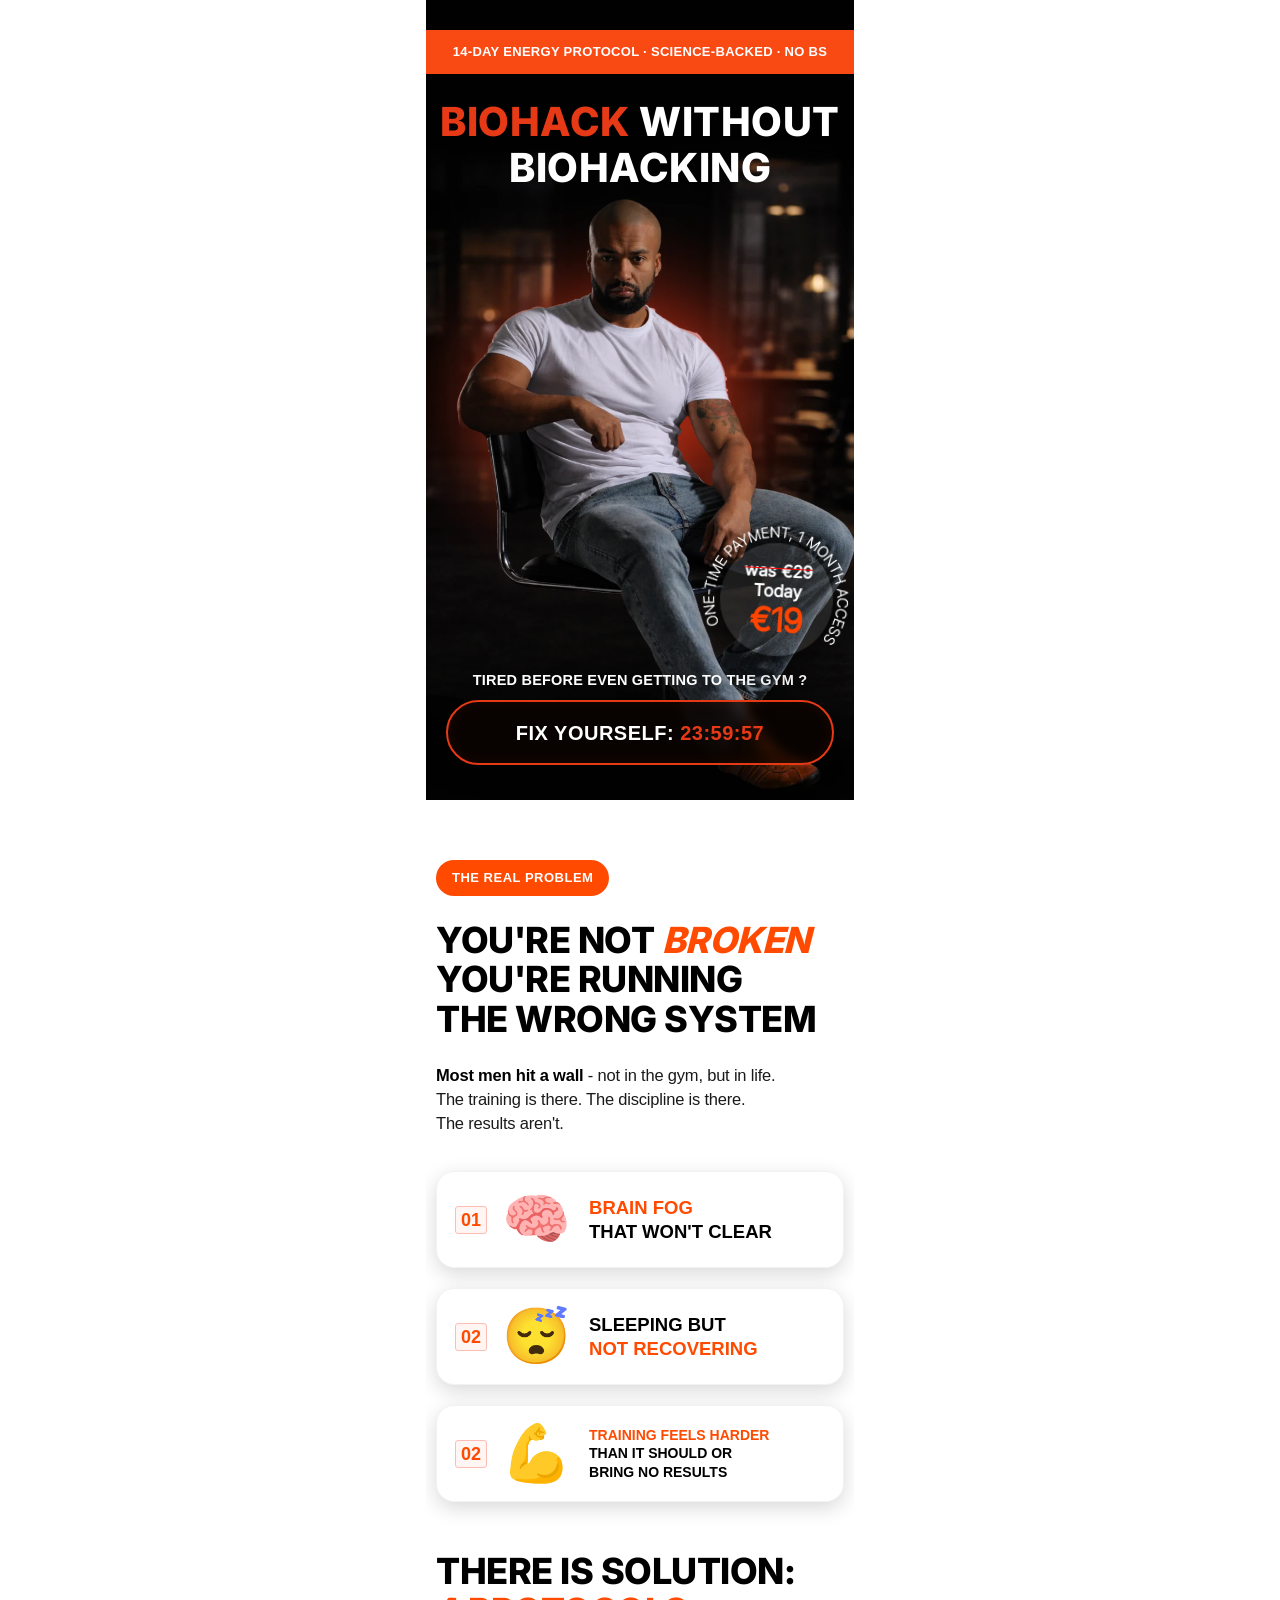
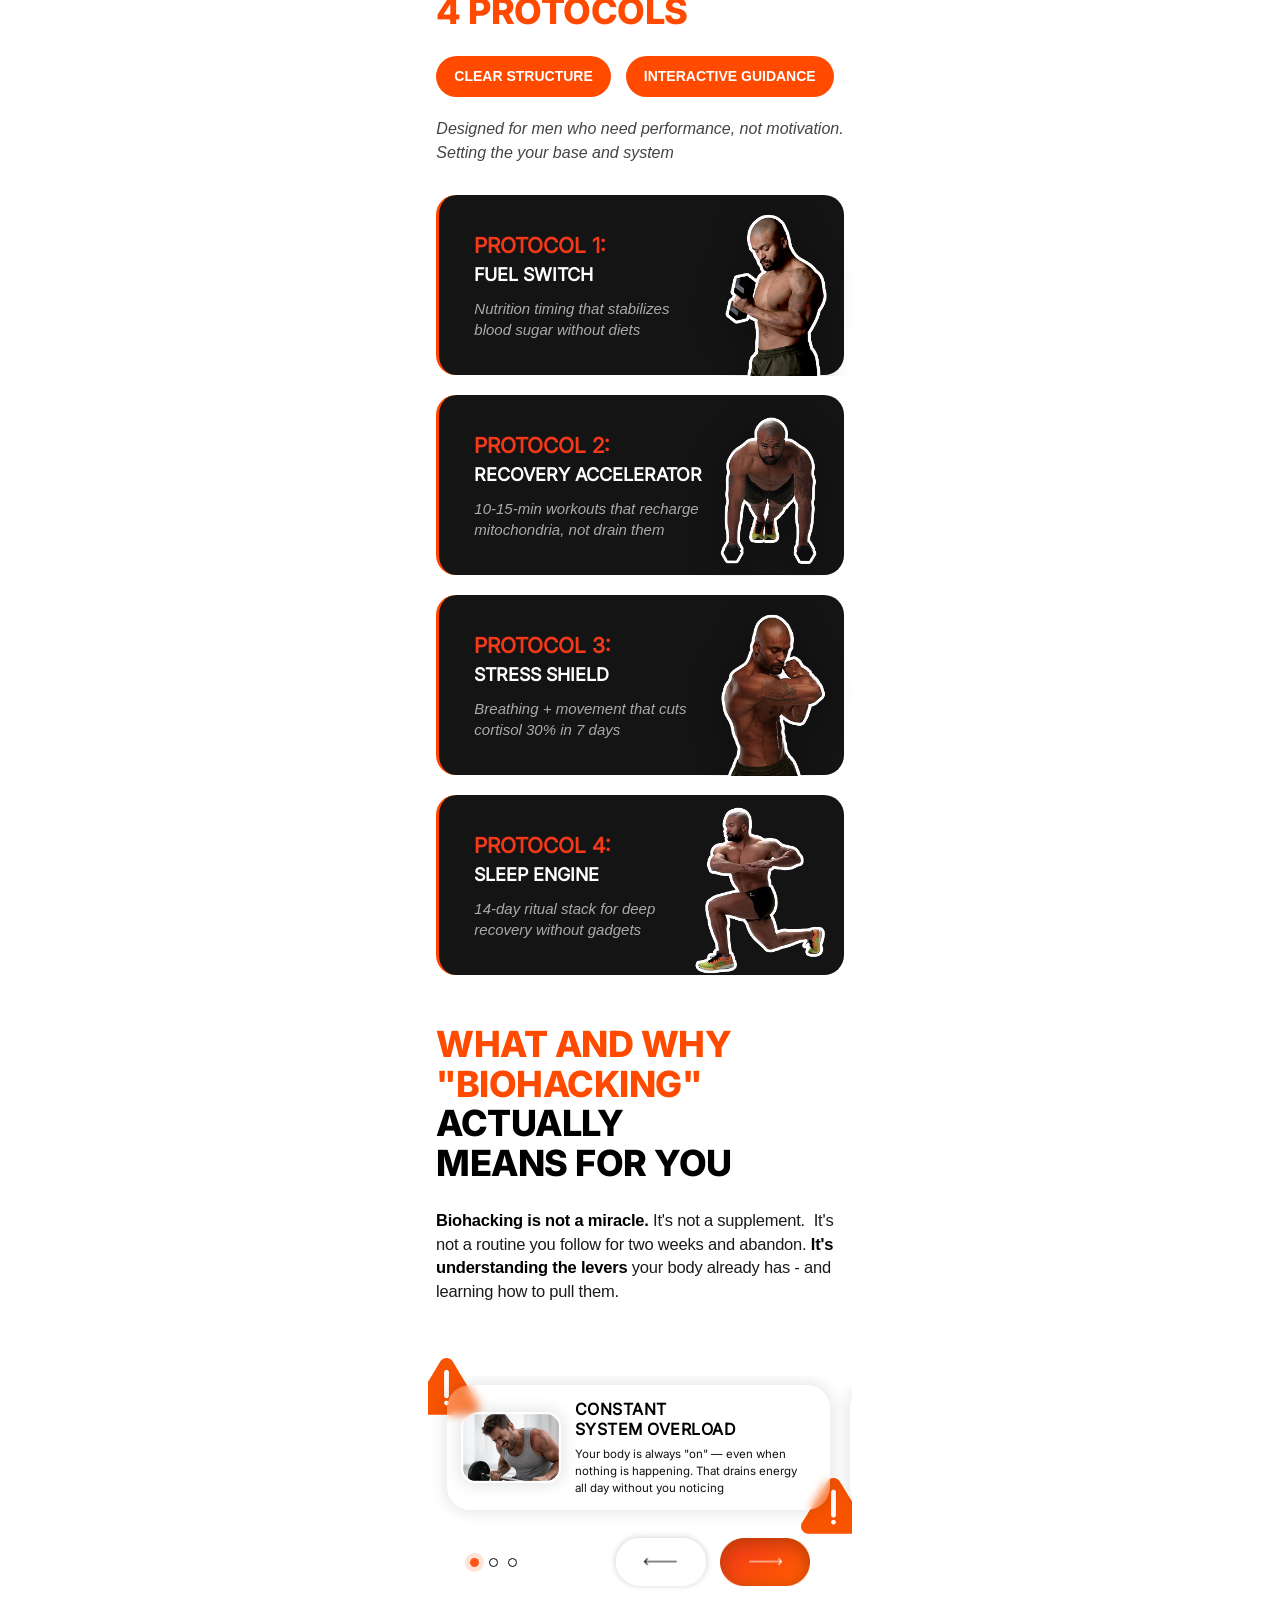
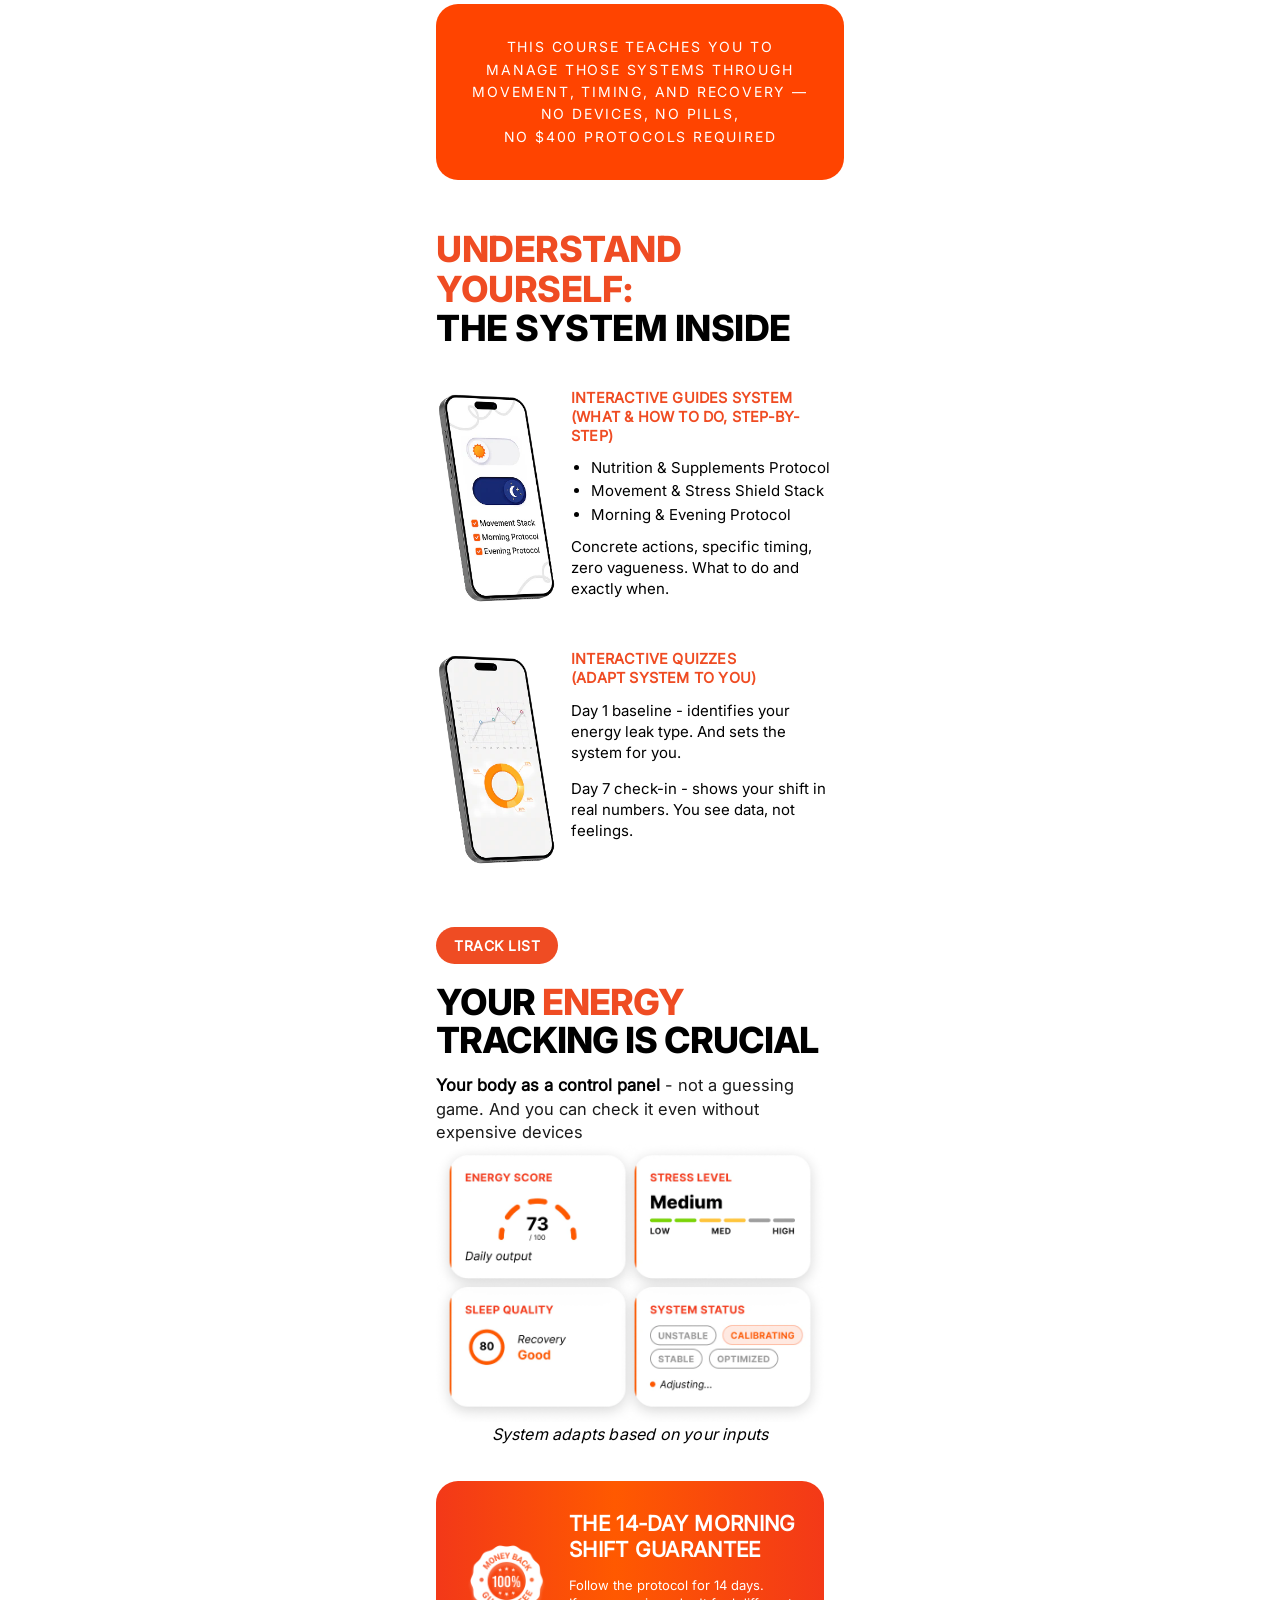
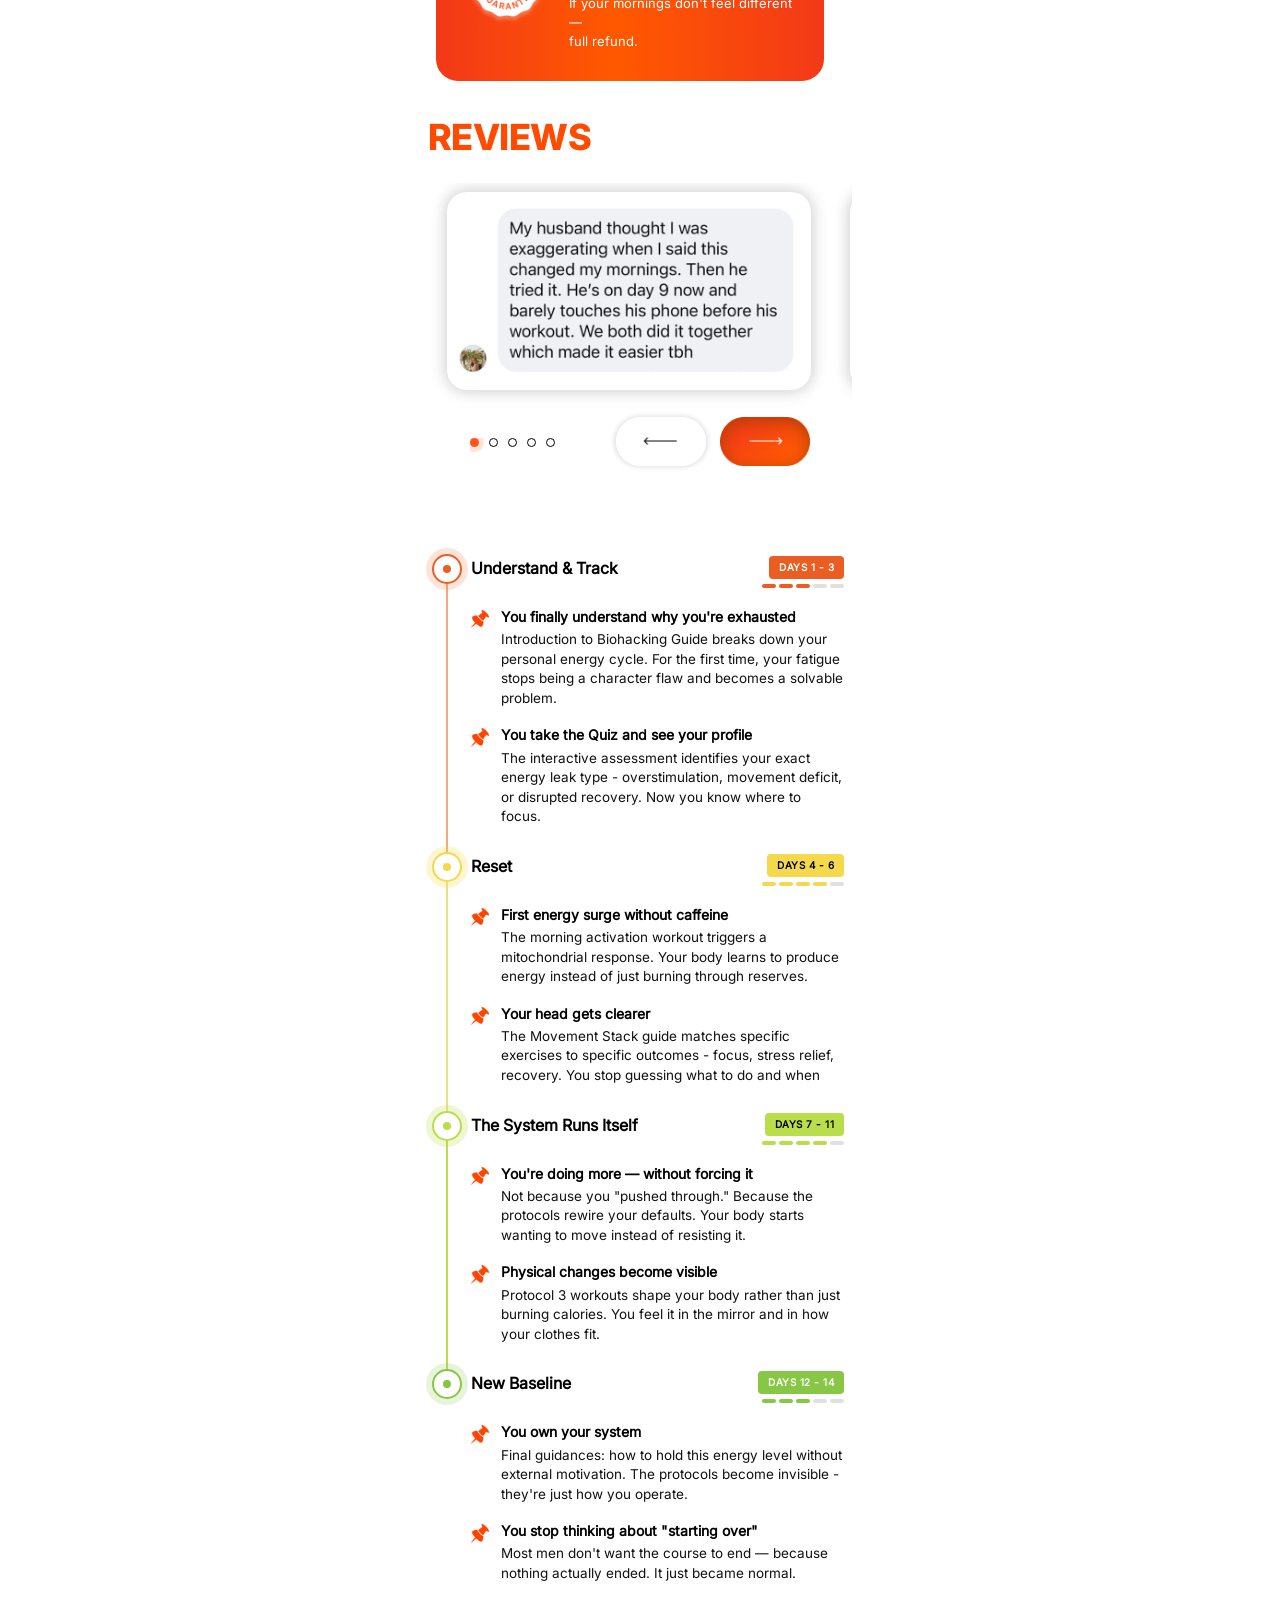
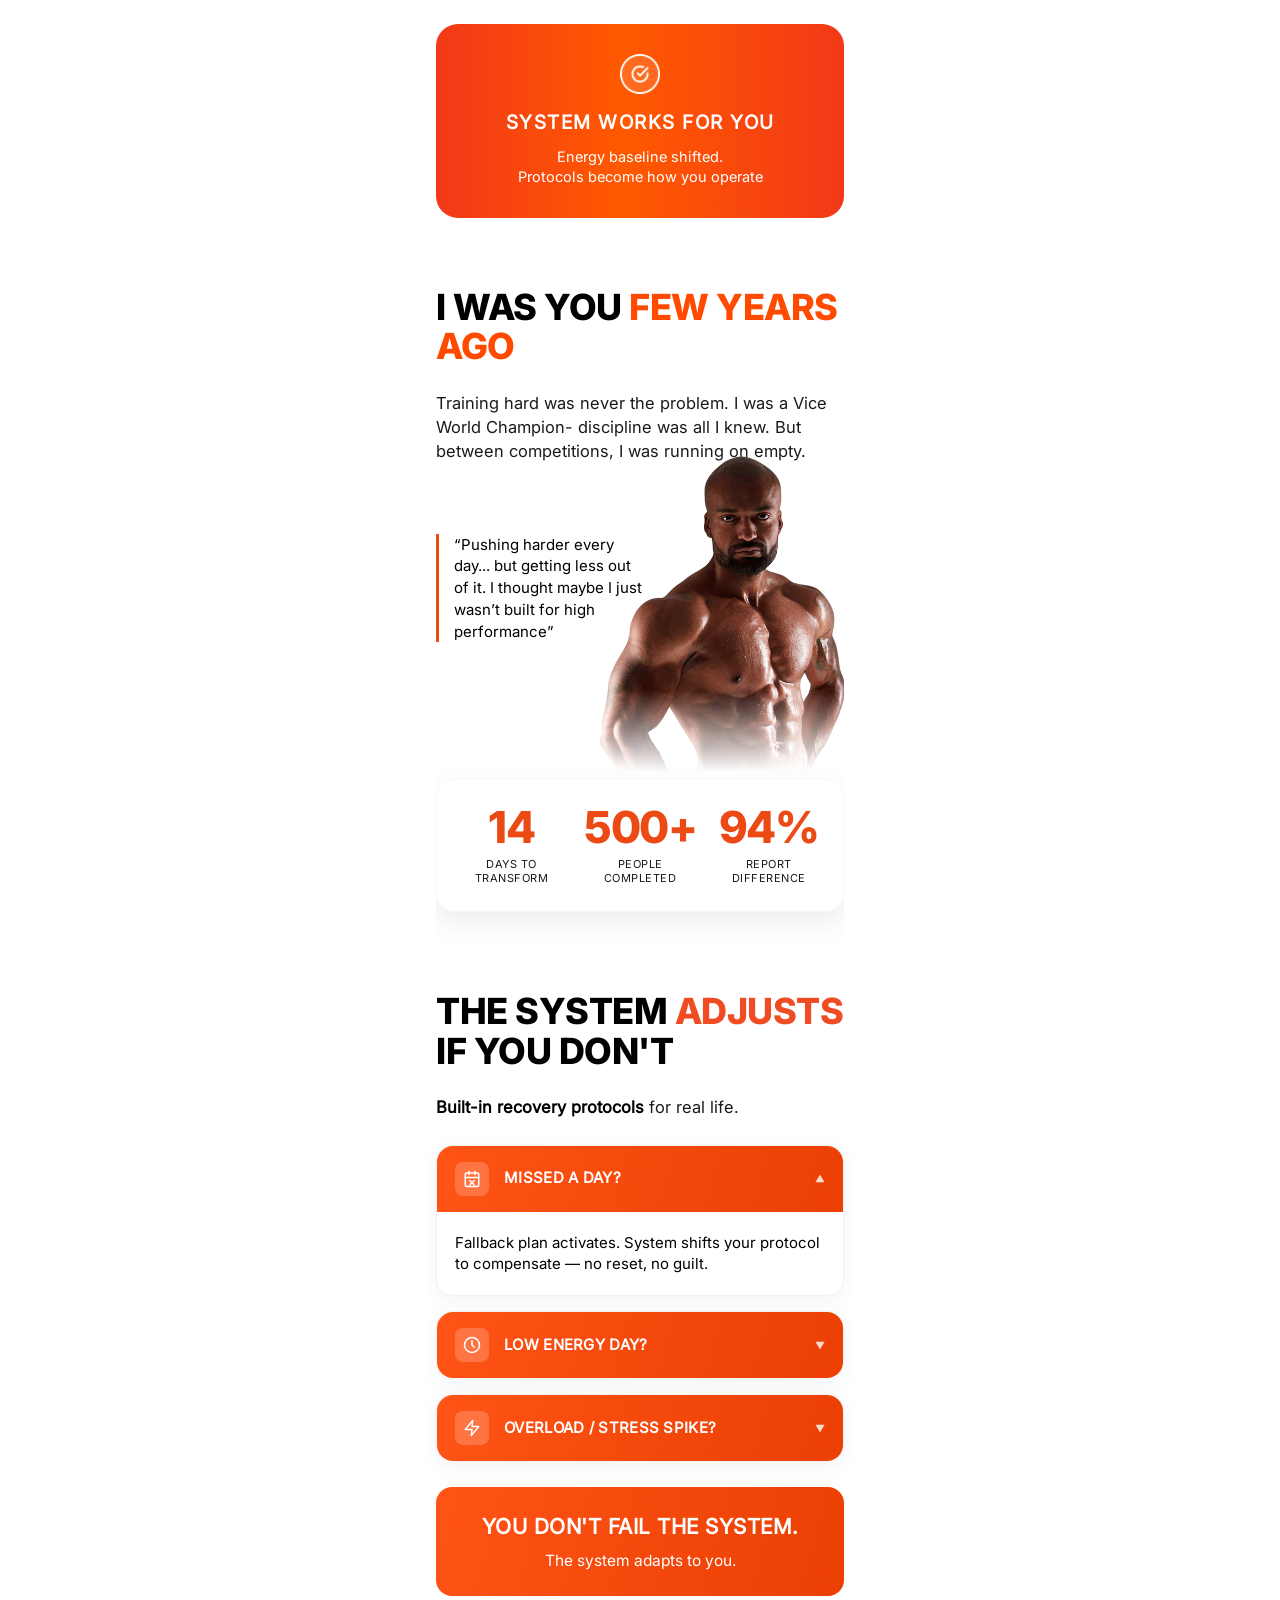
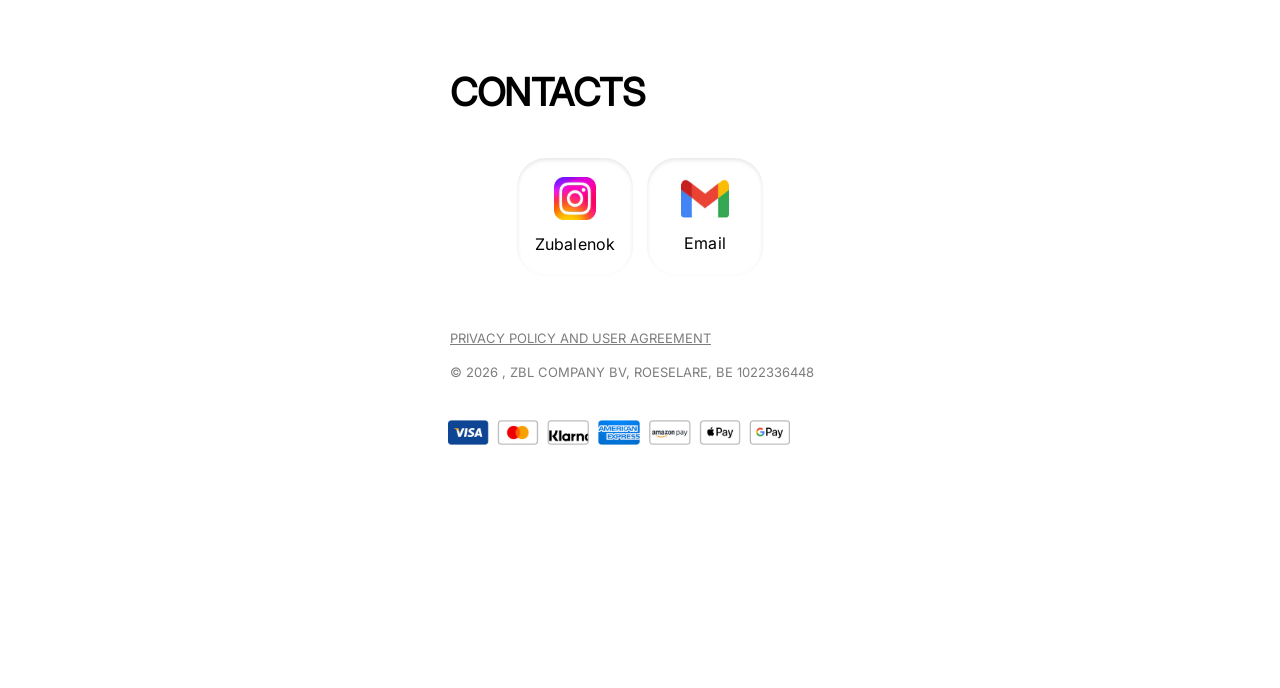
<file: index.html>
<!DOCTYPE html>
<html lang="en">

<head>
    <meta charset="UTF-8">
    <meta name="viewport" content="width=device-width, initial-scale=1.0">
    <link rel="stylesheet" href="./css/fonts.css">
    <link rel="stylesheet" href="./css/style.css">

    <link rel="stylesheet" href="https://cdn.jsdelivr.net/npm/swiper@11/swiper-bundle.min.css" />
    <title>Biohack</title>
    <link rel="icon" type="image/png" href="./images/favicon.png">
</head>

<body>
    <div class="hero">
        <img src="./images/hero.webp" alt="Background" class="hero-bg">

        <div class="content-layer">

            <div class="top-section">
                <div class="top-banner">
                    14-DAY ENERGY PROTOCOL &middot; SCIENCE-BACKED &middot; NO BS
                </div>
                <h1 class="title">
                    <span class="highlight">BIOHACK</span> WITHOUT<br>
                    BIOHACKING
                </h1>
            </div>

            <div class="bottom-section">
                <p class="question-text">TIRED BEFORE EVEN GETTING TO THE GYM ?</p>
                <a href="#" class="cta-button">
                    <span class="cta-button-text">FIX YOURSELF:</span>
                    <span class="cta-button-timer">24:00:00</span>
                </a>
            </div>

        </div>
        <a href="https://edgrind.online/shop/item/12115" class="header__price">
            <h3 class="header__price-was">
                <span>was €29</span>
                Today
            </h3>
            <h3 class="header__price-now">
                €19
            </h3>
        </a>
    </div>
    <div class="wrapper">

        <div class="badge">THE REAL PROBLEM</div>

        <h1 class="main-title">
            YOU'RE NOT <span class="highlight">BROKEN</span><br>
            YOU'RE RUNNING<br>
            THE WRONG SYSTEM
        </h1>

        <p class="description">
            <strong>Most men hit a wall</strong> - not in the gym, but in life.<br>
            The training is there. The discipline is there.<br>
            The results aren't.
        </p>

        <div class="cards-container">

            <div class="card">
                <div class="card-number">01</div>
                <div class="card-icon">🧠</div>
                <div class="card-text">
                    <div class="text-orange">BRAIN FOG</div>
                    <div>THAT WON'T CLEAR</div>
                </div>
            </div>

            <div class="card">
                <div class="card-number">02</div>
                <div class="card-icon">😴</div>
                <div class="card-text">
                    <div>SLEEPING BUT</div>
                    <div class="text-orange">NOT RECOVERING</div>
                </div>
            </div>

            <div class="card">
                <div class="card-number">02</div>
                <div class="card-icon">💪</div>
                <div class="card-text small-text">
                    <div class="text-orange">TRAINING FEELS HARDER</div>
                    <div>THAN IT SHOULD OR</div>
                    <div>BRING NO RESULTS</div>
                </div>
            </div>

            <div class="solutions-block">

                <h2 class="main-title">
                    THERE IS SOLUTION:<br>
                    <span class="orange-text">4 PROTOCOLS</span>
                </h2>

                <div class="tag-section">
                    <span class="solution-tag">CLEAR STRUCTURE</span>
                    <span class="solution-tag">INTERACTIVE GUIDANCE</span>
                </div>

                <p class="solution-description">
                    Designed for men who need performance, not motivation.<br>
                    Setting the your base and system
                </p>

                <div class="protocols-container">

                    <div class="protocol-card">
                        <div class="card-left-line"></div>
                        <div class="card-content">
                            <h3 class="protocol-title">PROTOCOL 1:</h3>
                            <h4 class="protocol-name">FUEL SWITCH</h4>
                            <p class="protocol-desc">
                                Nutrition timing that stabilizes<br>
                                blood sugar without diets
                            </p>
                        </div>
                        <img src="./images/frame-1.webp" alt="Fitness Model Protocol 1" class="protocol-model model-1">
                    </div>

                    <div class="protocol-card">
                        <div class="card-left-line"></div>
                        <div class="card-content">
                            <h3 class="protocol-title">PROTOCOL 2:</h3>
                            <h4 class="protocol-name">RECOVERY ACCELERATOR</h4>
                            <p class="protocol-desc">
                                10-15-min workouts that recharge<br>
                                mitochondria, not drain them
                            </p>
                        </div>
                        <img src="./images/frame-2.webp" alt="Fitness Model Protocol 2" class="protocol-model model-2">
                    </div>

                    <div class="protocol-card">
                        <div class="card-left-line"></div>
                        <div class="card-content">
                            <h3 class="protocol-title">PROTOCOL 3:</h3>
                            <h4 class="protocol-name">STRESS SHIELD</h4>
                            <p class="protocol-desc">
                                Breathing + movement that cuts<br>
                                cortisol 30% in 7 days
                            </p>
                        </div>
                        <img src="./images/frame-3.webp" alt="Fitness Model Protocol 3" class="protocol-model model-3">
                    </div>

                    <div class="protocol-card">
                        <div class="card-left-line"></div>
                        <div class="card-content">
                            <h3 class="protocol-title">PROTOCOL 4:</h3>
                            <h4 class="protocol-name">SLEEP ENGINE</h4>
                            <p class="protocol-desc">
                                14-day ritual stack for deep<br>
                                recovery without gadgets
                            </p>
                        </div>
                        <img src="./images/frame-4.webp" alt="Fitness Model Protocol 4" class="protocol-model model-4">
                    </div>

                </div>

            </div>
            <div class="means">
                <h1 class="main-title">
                    <span>what and why <br> "BIOHACKING"</span><br>
                    ACTUALLY<br>
                    MEANS for you
                </h1>

                <p class="description">
                    <strong>Biohacking is not a miracle.</strong> It's not a supplement.  It's not a routine you follow
                    for two weeks and abandon.
                    <strong>It's understanding the levers</strong> your body already has - and learning how to pull
                    them.
                </p>

                <div class="custom-slider-section">

                    <div class="decor-warning top-left">
                        <div class="glow"></div>
                        <img src="./images/vector.webp" alt="Warning">
                    </div>
                    <div class="decor-warning bottom-right">
                        <div class="glow"></div>
                        <img src="./images/vector.webp" alt="Warning">
                    </div>

                    <div class="first-swiper swiper">
                        <div class="swiper-wrapper">

                            <div class="swiper-slide">
                                <div class="slide-inner-card">
                                    <div class="card-img-box">
                                        <img src="./images/slide-img-1.webp" alt="System Overload">
                                    </div>
                                    <div class="card-text-box">
                                        <h4 class="slide-title">CONSTANT<br>SYSTEM OVERLOAD</h4>
                                        <p class="slide-desc">Your body is always "on" — even when nothing is happening.
                                            That drains energy all day without you noticing</p>
                                    </div>
                                </div>
                            </div>

                            <div class="swiper-slide">
                                <div class="slide-inner-card">
                                    <div class="card-img-box">
                                        <img src="./images/slide-img-2.webp" alt="Cortisol Rhythm">
                                    </div>
                                    <div class="card-text-box">
                                        <h4 class="slide-title">Broken<br>Cortisol Rhythm</h4>
                                        <p class="slide-desc">You feel tired in the morning… and wired at night. That’s
                                            your energy cycle running in reverse</p>
                                    </div>
                                </div>
                            </div>

                            <div class="swiper-slide">
                                <div class="slide-inner-card">
                                    <div class="card-img-box">
                                        <img src="./images/slide-img-3.webp" alt="Low Energy Output Capacity">
                                    </div>
                                    <div class="card-text-box">
                                        <h4 class="slide-title">Low Energy Output<br>Capacity</h4>
                                        <p class="slide-desc">You either sit too much — or train too hard. Both leave
                                            your system more exhausted, not stronger.</p>
                                    </div>
                                </div>
                            </div>

                        </div>
                    </div>

                    <div class="slider-controls-group">
                        <div class="first-slider-pagination swiper-pagination"></div>

                        <div class="nav-buttons-wrap">
                            <div class="first-slider-prev slider-btn btn-prev">
                                <img src="./images/prev.png" alt="">
                            </div>
                            <div class="first-slider-next slider-btn btn-next">
                                <img src="./images/next.png" alt="">
                            </div>
                        </div>
                    </div>

                </div>

                <div class="course-info-banner">
                    <p>
                        THIS COURSE TEACHES YOU TO<br>
                        MANAGE THOSE SYSTEMS THROUGH<br>
                        MOVEMENT, TIMING, AND RECOVERY —<br>
                        NO DEVICES, NO PILLS,<br>
                        NO $400 PROTOCOLS REQUIRED
                    </p>
                </div>
            </div>
            <div class="system-inside-block">

                <h2 class="main-title">
                    <span class="orange-text">UNDERSTAND<br>YOURSELF:</span><br>
                    THE SYSTEM INSIDE
                </h2>

                <div class="feature-row">
                    <div class="phone-wrapper">
                        <img src="./images/phone-1.webp" alt="Interactive Guides System" class="phone-img">
                    </div>
                    <div class="feature-info">
                        <h3 class="feature-subtitle">INTERACTIVE GUIDES SYSTEM<br>(WHAT & HOW TO DO, STEP-BY-STEP)</h3>
                        <ul class="feature-list">
                            <li>Nutrition & Supplements Protocol</li>
                            <li>Movement & Stress Shield Stack</li>
                            <li>Morning & Evening Protocol</li>
                        </ul>
                        <p class="feature-desc">Concrete actions, specific timing, zero vagueness. What to do and
                            exactly when.</p>
                    </div>
                </div>

                <div class="feature-row">
                    <div class="phone-wrapper">
                        <img src="./images/phone-2.webp" alt="Interactive Quizzes" class="phone-img">
                    </div>
                    <div class="feature-info">
                        <h3 class="feature-subtitle">INTERACTIVE QUIZZES<br>(ADAPT SYSTEM TO YOU)</h3>
                        <p class="feature-desc">Day 1 baseline - identifies your energy leak type. And sets the system
                            for you.</p>
                        <p class="feature-desc mt-spacing">Day 7 check-in - shows your shift in real numbers. You see
                            data, not feelings.</p>
                    </div>
                </div>

                <div class="tracking-section">
                    <div class="track-badge">TRACK LIST</div>
                    <h2 class="tracking-heading">
                        YOUR <span class="orange-text">ENERGY</span><br>
                        TRACKING IS CRUCIAL
                    </h2>
                    <p class="tracking-text">
                        <strong>Your body as a control panel</strong> - not a guessing game. And you can check it even
                        without expensive devices
                    </p>
                    <img src="./images/info.webp" alt="">
                    <p class="adapt-text">System adapts based on your inputs</p>

                    <div class="guarantee-card">
                        <div class="guarantee-badge">
                            <img src="./images/label.png" alt="100% Money Back Guarantee" class="badge-img">
                        </div>
                        <div class="guarantee-info">
                            <h3 class="guarantee-heading">THE 14-DAY MORNING<br>SHIFT GUARANTEE</h3>
                            <p class="guarantee-paragraph">
                                Follow the protocol for 14 days.<br>
                                If your mornings don't feel different —<br>
                                full refund.
                            </p>
                        </div>
                    </div>
                </div>

                <div class="custom-slider-section">
                    <h2 class="main-title"><span>Reviews</span></h2>
                    <div class="second-swiper swiper swiper-initialized swiper-horizontal swiper-backface-hidden">
                        <div class="swiper-wrapper" id="swiper-wrapper-e75d53c1104bffaf0" aria-live="polite">

                            <!-- 1 -->
                            <div class="swiper-slide" role="group" aria-label="1 / 12" data-swiper-slide-index="0">
                                <img class="rev-img" src="./images/reviews/slide1.webp" alt="Review slide 1" width="384"
                                    height="auto" fetchpriority="high" decoding="async">
                            </div>

                            <!-- 2 -->
                            <div class="swiper-slide" role="group" aria-label="2 / 12" data-swiper-slide-index="1">
                                <img class="rev-img" src="./images/reviews/slide2.webp" alt="Review slide 2"
                                    loading="lazy" decoding="async" width="384" height="auto">
                            </div>

                            <!-- 3 -->
                            <div class="swiper-slide" role="group" aria-label="3 / 12" data-swiper-slide-index="2">
                                <img class="rev-img" src="./images/reviews/slide3.webp" alt="Review slide 3"
                                    loading="lazy" decoding="async" width="384" height="auto">
                            </div>

                            <!-- 4 -->
                            <div class="swiper-slide" role="group" aria-label="4 / 12" data-swiper-slide-index="3">
                                <img class="rev-img" src="./images/reviews/slide4.webp" alt="Review slide 4"
                                    loading="lazy" decoding="async" width="384" height="auto">
                            </div>

                            <!-- 5 -->
                            <div class="swiper-slide" role="group" aria-label="5 / 12" data-swiper-slide-index="4">
                                <img class="rev-img" src="./images/reviews/slide5.webp" alt="Review slide 5"
                                    loading="lazy" decoding="async" width="384" height="auto">
                            </div>

                            <!-- 6 -->
                            <div class="swiper-slide" role="group" aria-label="6 / 12" data-swiper-slide-index="5">
                                <img class="rev-img" src="./images/reviews/slide6.webp" alt="Review slide 6"
                                    loading="lazy" decoding="async" width="384" height="auto">
                            </div>

                            <!-- 7 -->
                            <div class="swiper-slide" role="group" aria-label="7 / 12" data-swiper-slide-index="6">
                                <img class="rev-img" src="./images/reviews/slide7.webp" alt="Review slide 7"
                                    loading="lazy" decoding="async" width="384" height="auto">
                            </div>

                            <!-- 8 -->
                            <div class="swiper-slide" role="group" aria-label="8 / 12" data-swiper-slide-index="7">
                                <img class="rev-img" src="./images/reviews/slide8.webp" alt="Review slide 8"
                                    loading="lazy" decoding="async" width="384" height="auto">
                            </div>

                            <!-- 9 -->
                            <div class="swiper-slide" role="group" aria-label="9 / 12" data-swiper-slide-index="8">
                                <img class="rev-img" src="./images/reviews/slide9.webp" alt="Review slide 9"
                                    loading="lazy" decoding="async" width="384" height="auto">
                            </div>

                            <!-- 10 -->
                            <div class="swiper-slide" role="group" aria-label="10 / 12" data-swiper-slide-index="9">
                                <img class="rev-img" src="./images/reviews/slide10.webp" alt="Review slide 10"
                                    loading="lazy" decoding="async" width="384" height="auto">
                            </div>

                            <!-- 11 -->
                            <div class="swiper-slide" role="group" aria-label="11 / 12" data-swiper-slide-index="10">
                                <img class="rev-img" src="./images/reviews/slide11.webp" alt="Review slide 11"
                                    loading="lazy" decoding="async" width="384" height="auto">
                            </div>

                            <!-- 12 -->
                            <div class="swiper-slide" role="group" aria-label="12 / 12" data-swiper-slide-index="11">
                                <img class="rev-img" src="./images/reviews/slide12.webp" alt="Review slide 12"
                                    loading="lazy" decoding="async" width="384" height="auto">
                            </div>
                        </div>
                        <span class="swiper-notification" aria-live="assertive" aria-atomic="true"></span>
                    </div>

                    <div class="slider-controls-group">
                        <div
                            class="second-slider-pagination swiper-pagination swiper-pagination-clickable swiper-pagination-bullets swiper-pagination-horizontal">
                            <span class="swiper-pagination-bullet swiper-pagination-bullet-active" tabindex="0"
                                role="button" aria-label="Go to slide 1" aria-current="true"></span><span
                                class="swiper-pagination-bullet" tabindex="0" role="button"
                                aria-label="Go to slide 2"></span><span class="swiper-pagination-bullet" tabindex="0"
                                role="button" aria-label="Go to slide 3"></span></div>

                        <div class="nav-buttons-wrap">
                            <div class="second-slider-prev slider-btn btn-prev" tabindex="0" role="button"
                                aria-label="Previous slide" aria-controls="swiper-wrapper-e75d53c1104bffaf0">
                                <img src="./images/prev.png" alt="">
                            </div>
                            <div class="second-slider-next slider-btn btn-next" tabindex="0" role="button"
                                aria-label="Next slide" aria-controls="swiper-wrapper-e75d53c1104bffaf0">
                                <img src="./images/next.png" alt="">
                            </div>
                        </div>
                    </div>

                </div>

            </div>
            <div class="timeline-roadmap">

                <div class="timeline-step step-orange">
                    <div class="step-line"></div>
                    <div class="step-node"></div>

                    <div class="step-header">
                        <h3>Understand & Track</h3>
                        <div class="step-badge-group">
                            <div class="days-badge">DAYS 1 - 3</div>
                            <div class="progress-dashes">
                                <div class="dash active"></div>
                                <div class="dash active"></div>
                                <div class="dash active"></div>
                                <div class="dash"></div>
                                <div class="dash"></div>
                            </div>
                        </div>
                    </div>

                    <div class="step-content">
                        <div class="info-item">
                            <img src="./images/Group.webp" alt="Pin" class="pin-icon">
                            <div class="info-text">
                                <strong>You finally understand why you're exhausted</strong>
                                <p>Introduction to Biohacking Guide breaks down your personal energy cycle. For the
                                    first time, your fatigue stops being a character flaw and becomes a solvable
                                    problem.</p>
                            </div>
                        </div>
                        <div class="info-item">
                            <img src="./images/Group.webp" alt="Pin" class="pin-icon">
                            <div class="info-text">
                                <strong>You take the Quiz and see your profile</strong>
                                <p>The interactive assessment identifies your exact energy leak type - overstimulation,
                                    movement deficit, or disrupted recovery. Now you know where to focus.</p>
                            </div>
                        </div>
                    </div>
                </div>

                <div class="timeline-step step-yellow">
                    <div class="step-line"></div>
                    <div class="step-node"></div>

                    <div class="step-header">
                        <h3>Reset</h3>
                        <div class="step-badge-group">
                            <div class="days-badge text-dark">DAYS 4 - 6</div>
                            <div class="progress-dashes">
                                <div class="dash active"></div>
                                <div class="dash active"></div>
                                <div class="dash active"></div>
                                <div class="dash active"></div>
                                <div class="dash"></div>
                            </div>
                        </div>
                    </div>

                    <div class="step-content">
                        <div class="info-item">
                            <img src="./images/Group.webp" alt="Pin" class="pin-icon">
                            <div class="info-text">
                                <strong>First energy surge without caffeine</strong>
                                <p>The morning activation workout triggers a mitochondrial response. Your body learns to
                                    produce energy instead of just burning through reserves.</p>
                            </div>
                        </div>
                        <div class="info-item">
                            <img src="./images/Group.webp" alt="Pin" class="pin-icon">
                            <div class="info-text">
                                <strong>Your head gets clearer</strong>
                                <p>The Movement Stack guide matches specific exercises to specific outcomes - focus,
                                    stress relief, recovery. You stop guessing what to do and when</p>
                            </div>
                        </div>
                    </div>
                </div>

                <div class="timeline-step step-light-green">
                    <div class="step-line"></div>
                    <div class="step-node"></div>

                    <div class="step-header">
                        <h3>The System Runs Itself</h3>
                        <div class="step-badge-group">
                            <div class="days-badge text-dark">DAYS 7 - 11</div>
                            <div class="progress-dashes">
                                <div class="dash active"></div>
                                <div class="dash active"></div>
                                <div class="dash active"></div>
                                <div class="dash active"></div>
                                <div class="dash"></div>
                            </div>
                        </div>
                    </div>

                    <div class="step-content">
                        <div class="info-item">
                            <img src="./images/Group.webp" alt="Pin" class="pin-icon">
                            <div class="info-text">
                                <strong>You're doing more — without forcing it</strong>
                                <p>Not because you "pushed through." Because the protocols rewire your defaults. Your
                                    body starts wanting to move instead of resisting it.</p>
                            </div>
                        </div>
                        <div class="info-item">
                            <img src="./images/Group.webp" alt="Pin" class="pin-icon">
                            <div class="info-text">
                                <strong>Physical changes become visible</strong>
                                <p>Protocol 3 workouts shape your body rather than just burning calories. You feel it in
                                    the mirror and in how your clothes fit.</p>
                            </div>
                        </div>
                    </div>
                </div>

                <div class="timeline-step step-green">
                    <div class="step-line hidden-line"></div>
                    <div class="step-node"></div>

                    <div class="step-header">
                        <h3>New Baseline</h3>
                        <div class="step-badge-group">
                            <div class="days-badge">DAYS 12 - 14</div>
                            <div class="progress-dashes">
                                <div class="dash active"></div>
                                <div class="dash active"></div>
                                <div class="dash active"></div>
                                <div class="dash"></div>
                                <div class="dash"></div>
                            </div>
                        </div>
                    </div>

                    <div class="step-content">
                        <div class="info-item">
                            <img src="./images/Group.webp" alt="Pin" class="pin-icon">
                            <div class="info-text">
                                <strong>You own your system</strong>
                                <p>Final guidances: how to hold this energy level without external motivation. The
                                    protocols become invisible - they're just how you operate.</p>
                            </div>
                        </div>
                        <div class="info-item">
                            <img src="./images/Group.webp" alt="Pin" class="pin-icon">
                            <div class="info-text">
                                <strong>You stop thinking about "starting over"</strong>
                                <p>Most men don't want the course to end — because nothing actually ended. It just
                                    became normal.</p>
                            </div>
                        </div>
                    </div>
                </div>

                <div class="final-banner">
                    <div class="banner-icon">
                        <img src="./images/check.webp" alt="">
                    </div>
                    <h2 class="banner-title">SYSTEM WORKS FOR YOU</h2>
                    <p class="banner-desc">Energy baseline shifted.<br>Protocols become how you operate</p>
                </div>

            </div>
            <div class="i-was-you-block">

                <h2 class="main-title">
                    I was you <span class="orange-text">Few years ago</span>
                </h2>

                <p class="i-was-you-intro">
                    Training hard was never the problem. I was a Vice World Champion- discipline was all I knew. But
                    between competitions, I was running on empty.
                </p>

                <div class="middle-section">
                    <div class="quote-box">
                        <p>“Pushing harder every day... but getting less out of it. I thought maybe I just wasn’t built
                            for high performance”</p>
                    </div>

                    <div class="image-wrapper">
                        <img src="./images/iron.webp" alt="Fitness Model" class="iron-model">
                        <div class="image-fade"></div>
                    </div>
                </div>

                <div class="stats-card">
                    <div class="stat-item">
                        <span class="stat-number">14</span>
                        <span class="stat-label">DAYS TO<br>TRANSFORM</span>
                    </div>
                    <div class="stat-item">
                        <span class="stat-number">500+</span>
                        <span class="stat-label">PEOPLE<br>COMPLETED</span>
                    </div>
                    <div class="stat-item">
                        <span class="stat-number">94%</span>
                        <span class="stat-label">REPORT<br>DIFFERENCE</span>
                    </div>
                </div>

            </div>
            <div class="system-adjusts-block">

                <h2 class="main-title">
                    THE SYSTEM <span class="orange-text">ADJUSTS</span><br>
                    IF YOU DON'T
                </h2>

                <p class="adjusts-subtitle">
                    <strong>Built-in recovery protocols</strong> for real life.
                </p>

                <div class="faq-container">
                    <div class="faq-item is-open">
                        <div class="faq-header">
                            <div class="faq-icon-wrap">
                                <svg width="18" height="18" viewBox="0 0 24 24" fill="none" stroke="currentColor"
                                    stroke-width="2" stroke-linecap="round" stroke-linejoin="round">
                                    <rect x="3" y="4" width="18" height="18" rx="2" ry="2" />
                                    <line x1="16" y1="2" x2="16" y2="6" />
                                    <line x1="8" y1="2" x2="8" y2="6" />
                                    <line x1="3" y1="10" x2="21" y2="10" />
                                    <line x1="9" y1="14" x2="15" y2="20" />
                                    <line x1="15" y1="14" x2="9" y2="20" />
                                </svg>
                            </div>
                            <span class="faq-title">MISSED A DAY?</span>
                            <span class="faq-arrow">▼</span>
                        </div>
                        <div class="faq-content">
                            <div class="faq-content-inner">
                                Fallback plan activates. System shifts your protocol to compensate — no reset, no guilt.
                            </div>
                        </div>
                    </div>

                    <div class="faq-item">
                        <div class="faq-header">
                            <div class="faq-icon-wrap">
                                <svg width="18" height="18" viewBox="0 0 24 24" fill="none" stroke="currentColor"
                                    stroke-width="2" stroke-linecap="round" stroke-linejoin="round">
                                    <circle cx="12" cy="12" r="10" />
                                    <polyline points="12 6 12 12 15 15" />
                                </svg>
                            </div>
                            <span class="faq-title">LOW ENERGY DAY?</span>
                            <span class="faq-arrow">▼</span>
                        </div>
                        <div class="faq-content">
                            <div class="faq-content-inner">
                                Reduced mode enabled. Protocol scales down automatically — you still move forward.
                            </div>
                        </div>
                    </div>

                    <div class="faq-item">
                        <div class="faq-header">
                            <div class="faq-icon-wrap">
                                <svg width="18" height="18" viewBox="0 0 24 24" fill="none" stroke="currentColor"
                                    stroke-width="2" stroke-linecap="round" stroke-linejoin="round">
                                    <polygon points="13 2 3 14 12 14 11 22 21 10 12 10 13 2" />
                                </svg>
                            </div>
                            <span class="faq-title">OVERLOAD / STRESS SPIKE?</span>
                            <span class="faq-arrow">▼</span>
                        </div>
                        <div class="faq-content">
                            <div class="faq-content-inner">
                                Recovery priority triggered. Cortisol-reducing protocols activate until you stabilize.
                            </div>
                        </div>
                    </div>
                </div>

                <div class="adjusts-banner">
                    <h3>YOU DON'T FAIL THE SYSTEM.</h3>
                    <p>The system adapts to you.</p>
                </div>

            </div>
            
           
        </div>
    </div>
    <section class="contacts">
    <h2 class="contacts__title">CONTACTS</h2>
    
    <div class="contacts__grid">
        <a href="https://www.instagram.com/ed.grind" class="contacts__card">
            <img src="./images/inst.webp" alt="Instagram" class="contacts__icon">
            <span class="contacts__label">Zubalenok</span>
        </a>
        <a href="mailto:edgrind@zbl.agency" class="contacts__card">
            <img src="./images/email.webp" alt="Email" class="contacts__icon contacts__icon--email">
            <span class="contacts__label">Email</span>
        </a>
    </div>

    <a href="/policy" class="contacts__policy">PRIVACY POLICY AND USER AGREEMENT</a>
    
    <p class="contacts__copyright">© 2026 , ZBL COMPANY BV, ROESELARE, BE 1022336448</p>
    
    <img src="./images/cards.webp" alt="Payment Methods" class="contacts__payments">
</section>
   <!-- <div class="contact-bg">
                <div class="contact">
                    <h2 class="mainTitle">
                        <span>Contact</span><br>Information
                    </h2>
                    <p class="mainText" style="padding-top: 30px; text-align: center;"><span>Social Media Links:</span>
                    </p>
                    <div class="contact-box">
                        <a href="https://www.instagram.com/ed.grind" class="contact-box-item">
                            <img src="./images/inst-new.png" alt="inst">
                            <p class="mainText">EdGrind</p>
                        </a>
                        <a href="mailto:edgrind@zbl.agency" class="contact-box-item">
                            <img src="./images/email-new.png" alt="inst">
                            <p class="mainText">Email</p>
                        </a>
                    </div>
                    <div class="support_link">
                        <a href="mailto:edgrind@zbl.agency">edgrind@zbl.agency</a>
                    </div>
                    <a href="/policy" class="contactlink">Privacy Policy and User Agreement</a>
                </div>
            </div> --!>
             <div class="footer-bg" id="footer-bg">
                <footer class="footer">
                    <p class="footer-title">
                        Offer ends in:
                    </p>
                    <div class="footer-timer">
                        <div class="footer-timer-item">
                            <h3 class="footer-timer-value">23</h3>
                            <p class="footer-timer-time">hours</p>
                        </div>
                        <div class="footer-timer-item">
                            <h3 class="footer-timer-value">59</h3>
                            <p class="footer-timer-time">minutes</p>
                        </div>
                        <div class="footer-timer-item">
                            <h3 class="footer-timer-value">59</h3>
                            <p class="footer-timer-time">seconds</p>
                        </div>
                    </div>
                    <!-- <a class="footerButton payment-btn open-popup-btn">Sign up today</a> -->
                    <a class="footerButton payment-btn open-popup-btn">👉 Show Me the System</a>
                </footer>
            </div>
        <script defer>
            document.addEventListener('DOMContentLoaded', () => {
                const footer = document.getElementById('footer-bg'); // елемент, до якого додамо клас
                if (!footer) return;

                window.addEventListener('scroll', () => {
                    // Перевіряємо, скільки проскролено
                    if (window.scrollY >= 200) {
                        footer.classList.add('active');
                    } else {
                        footer.classList.remove('active');
                    }
                });
            });
        </script>
        <script src="./js/app.js"></script>
        <script src="https://cdn.jsdelivr.net/npm/swiper@11/swiper-bundle.min.js"></script>
        <script src="./js/slider.js"></script>
</body>


</html>
</file>
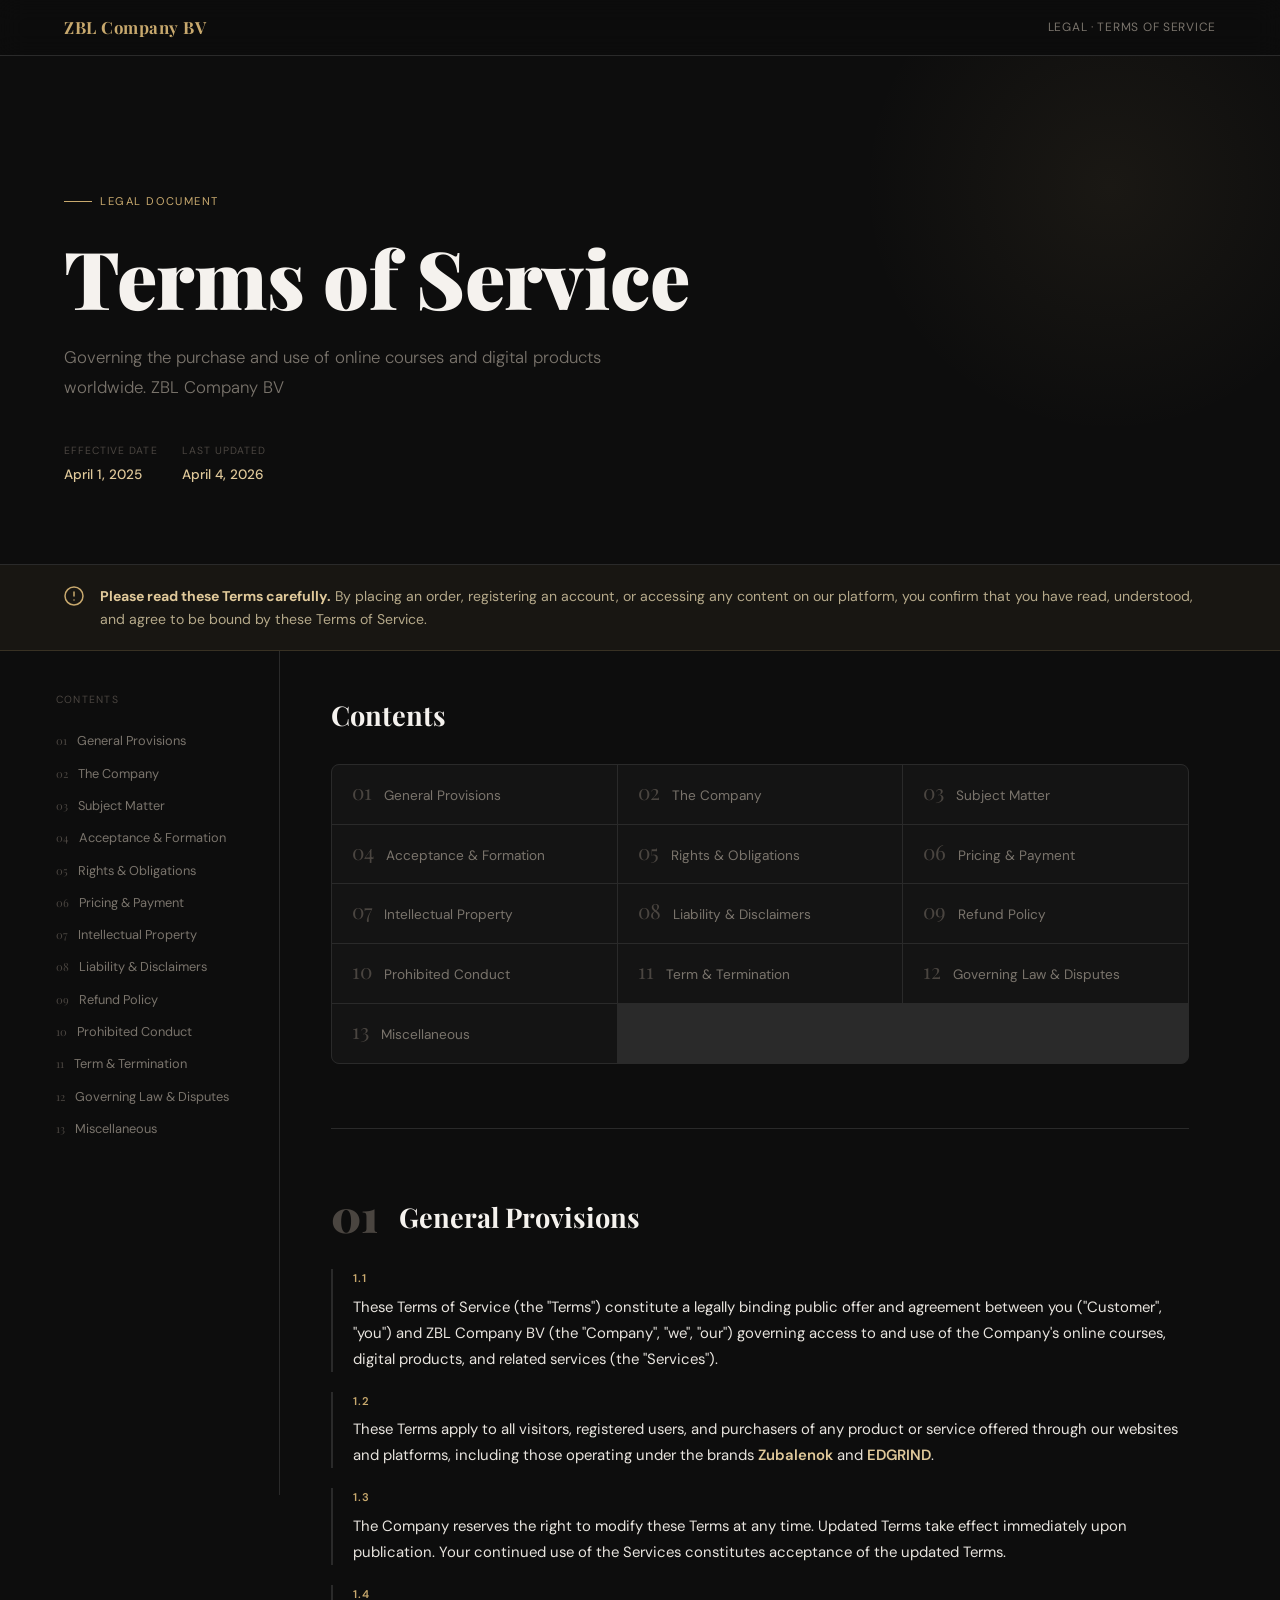
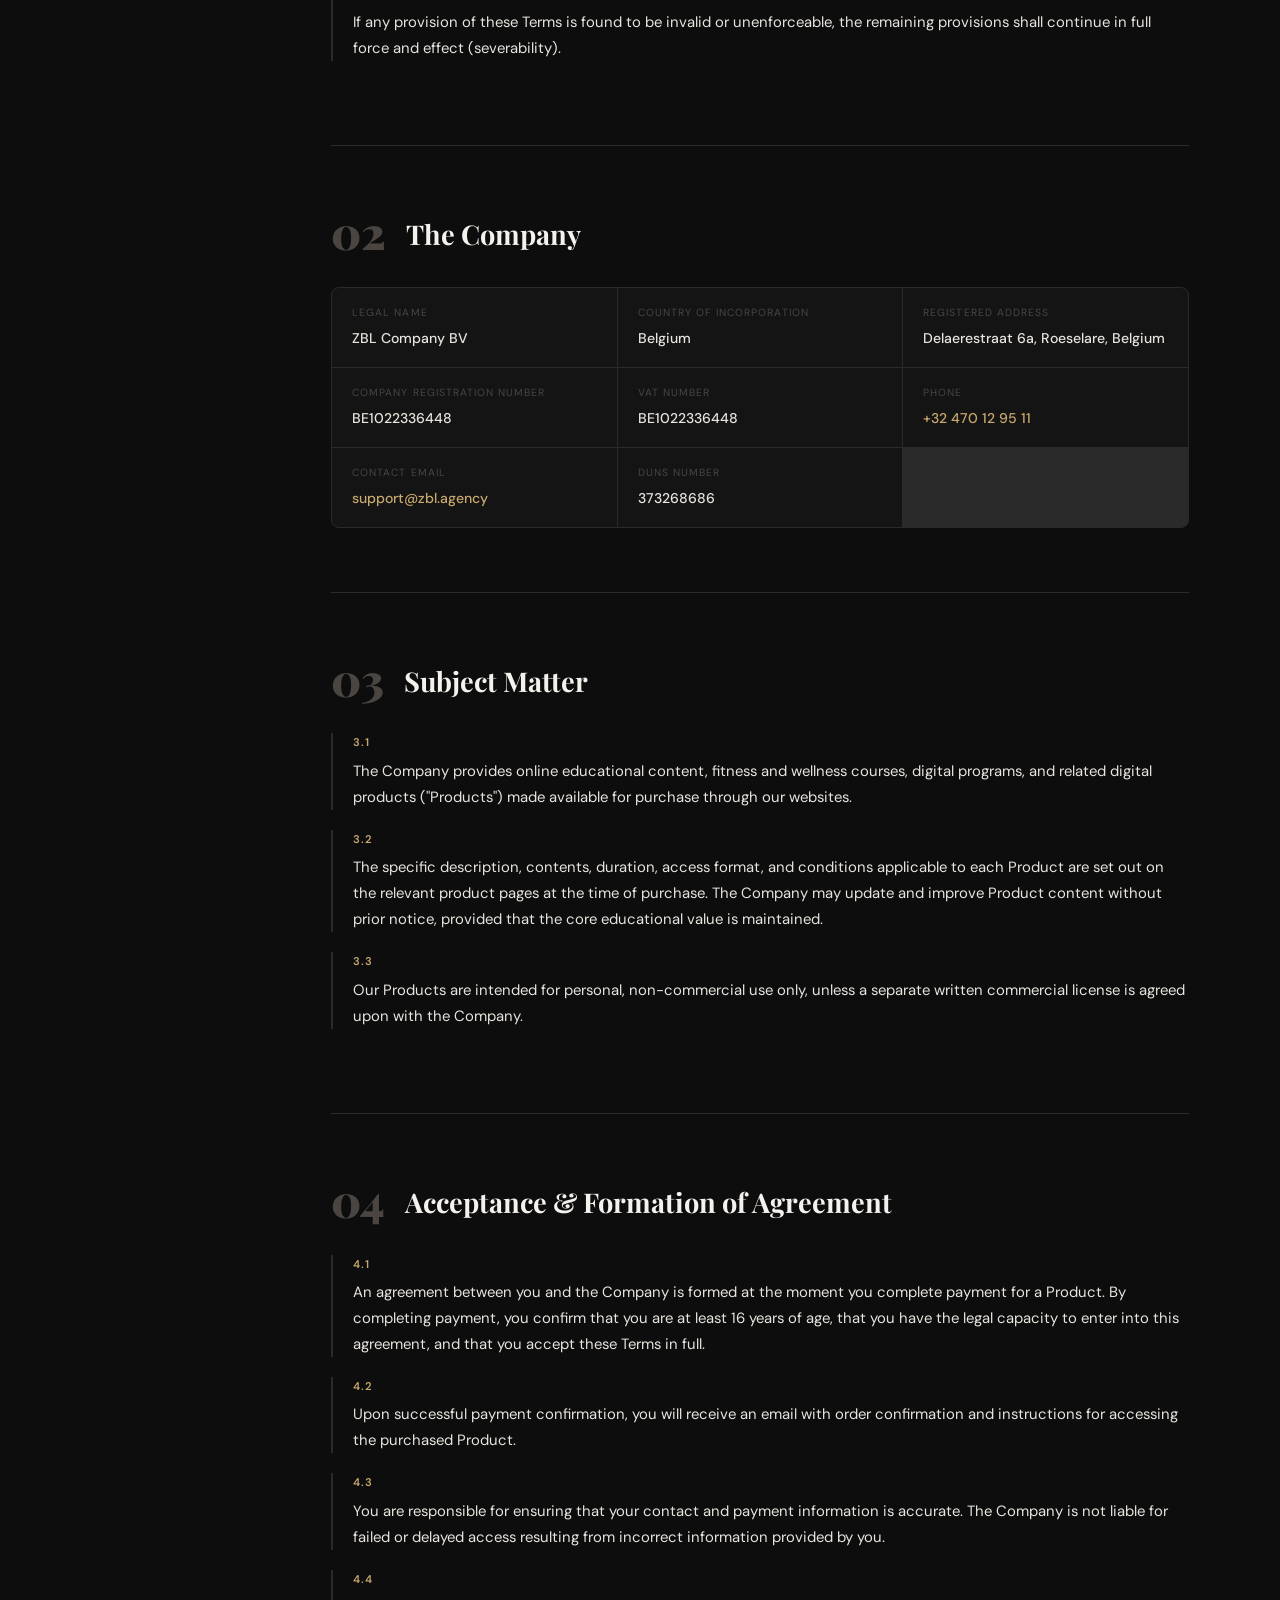
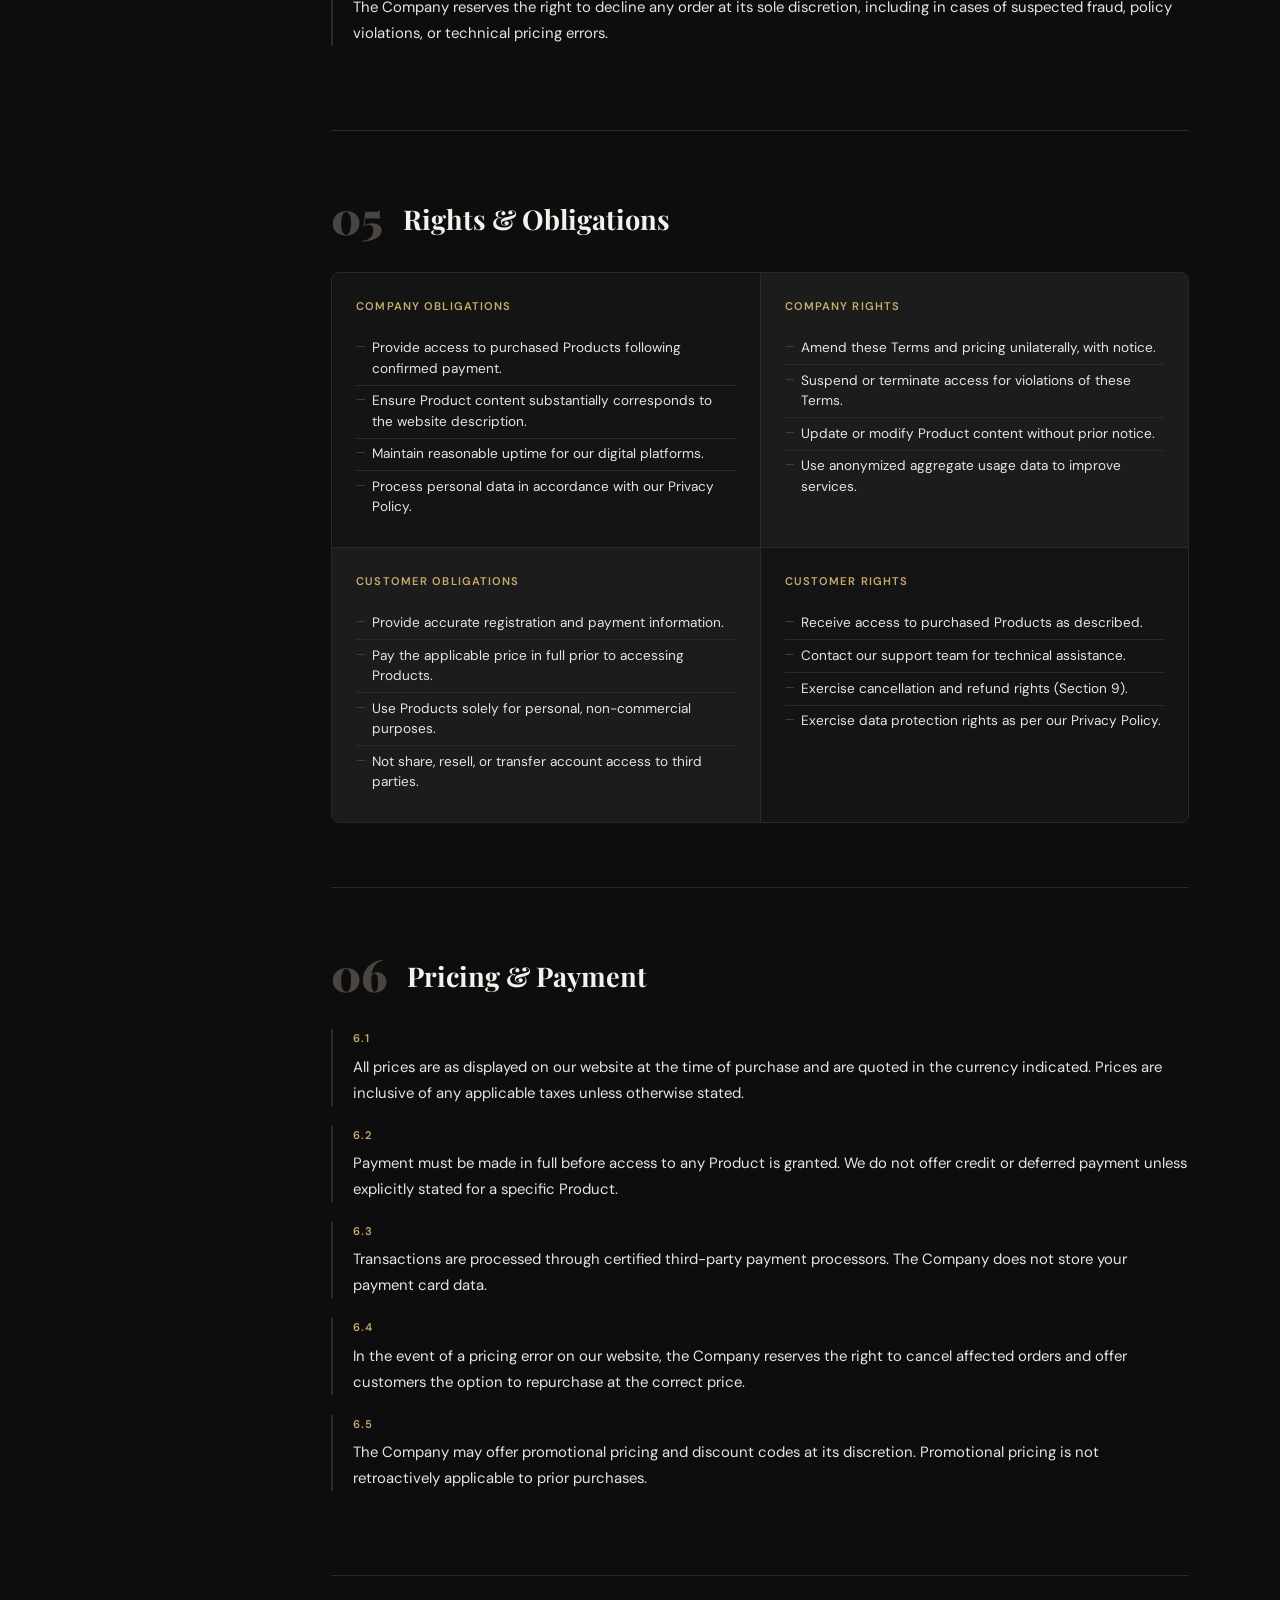
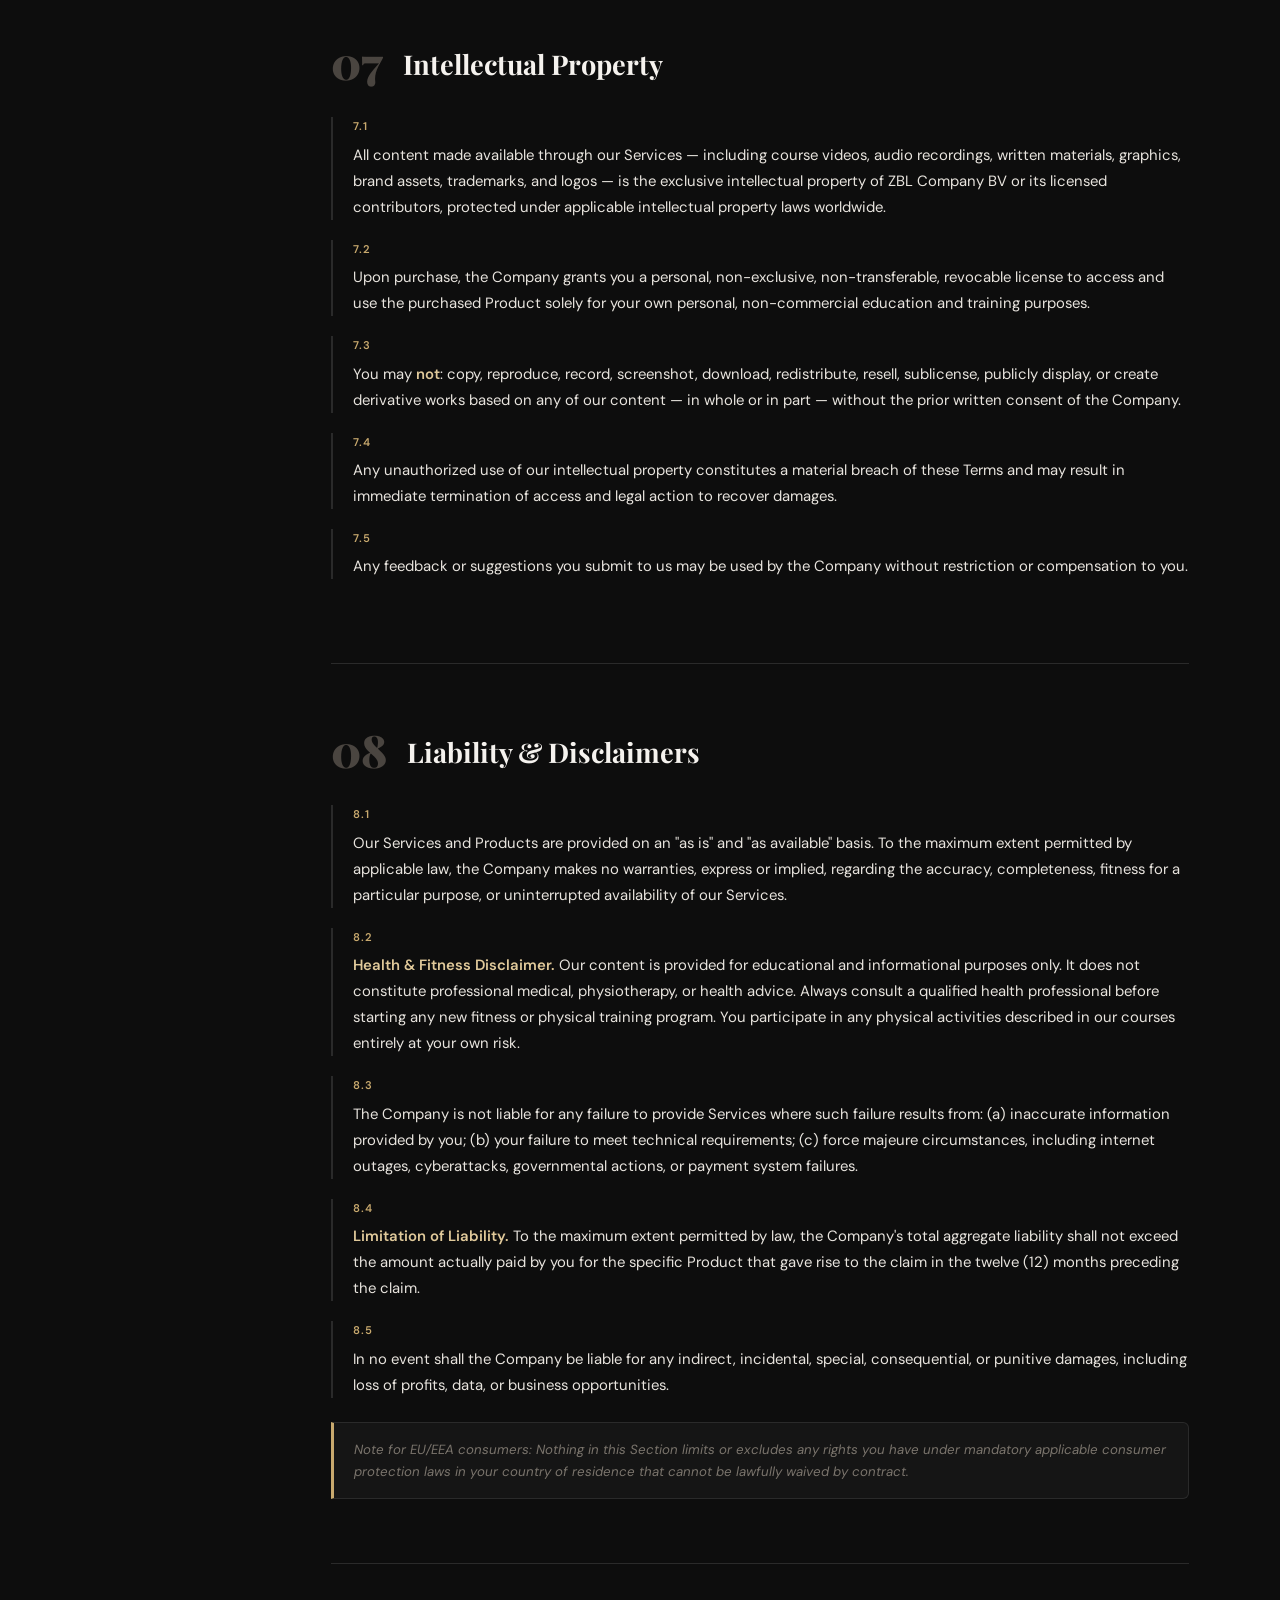
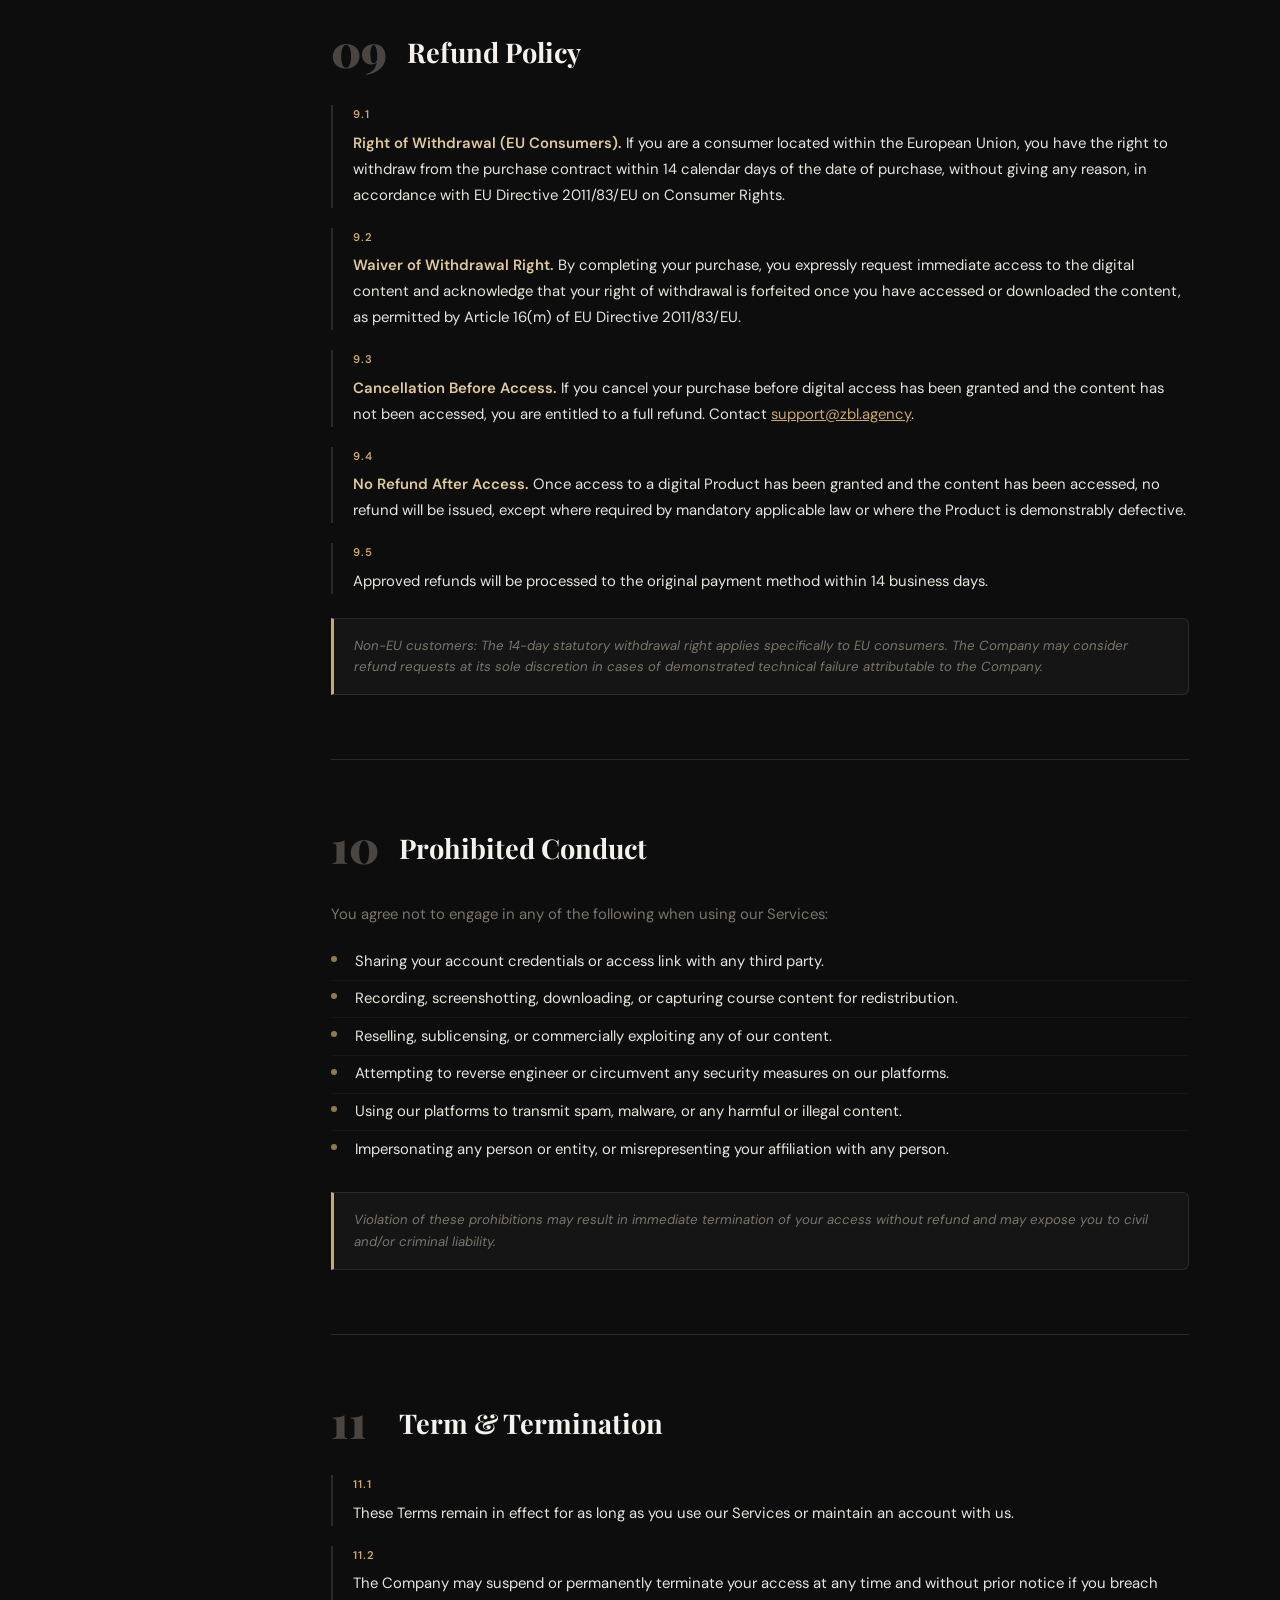
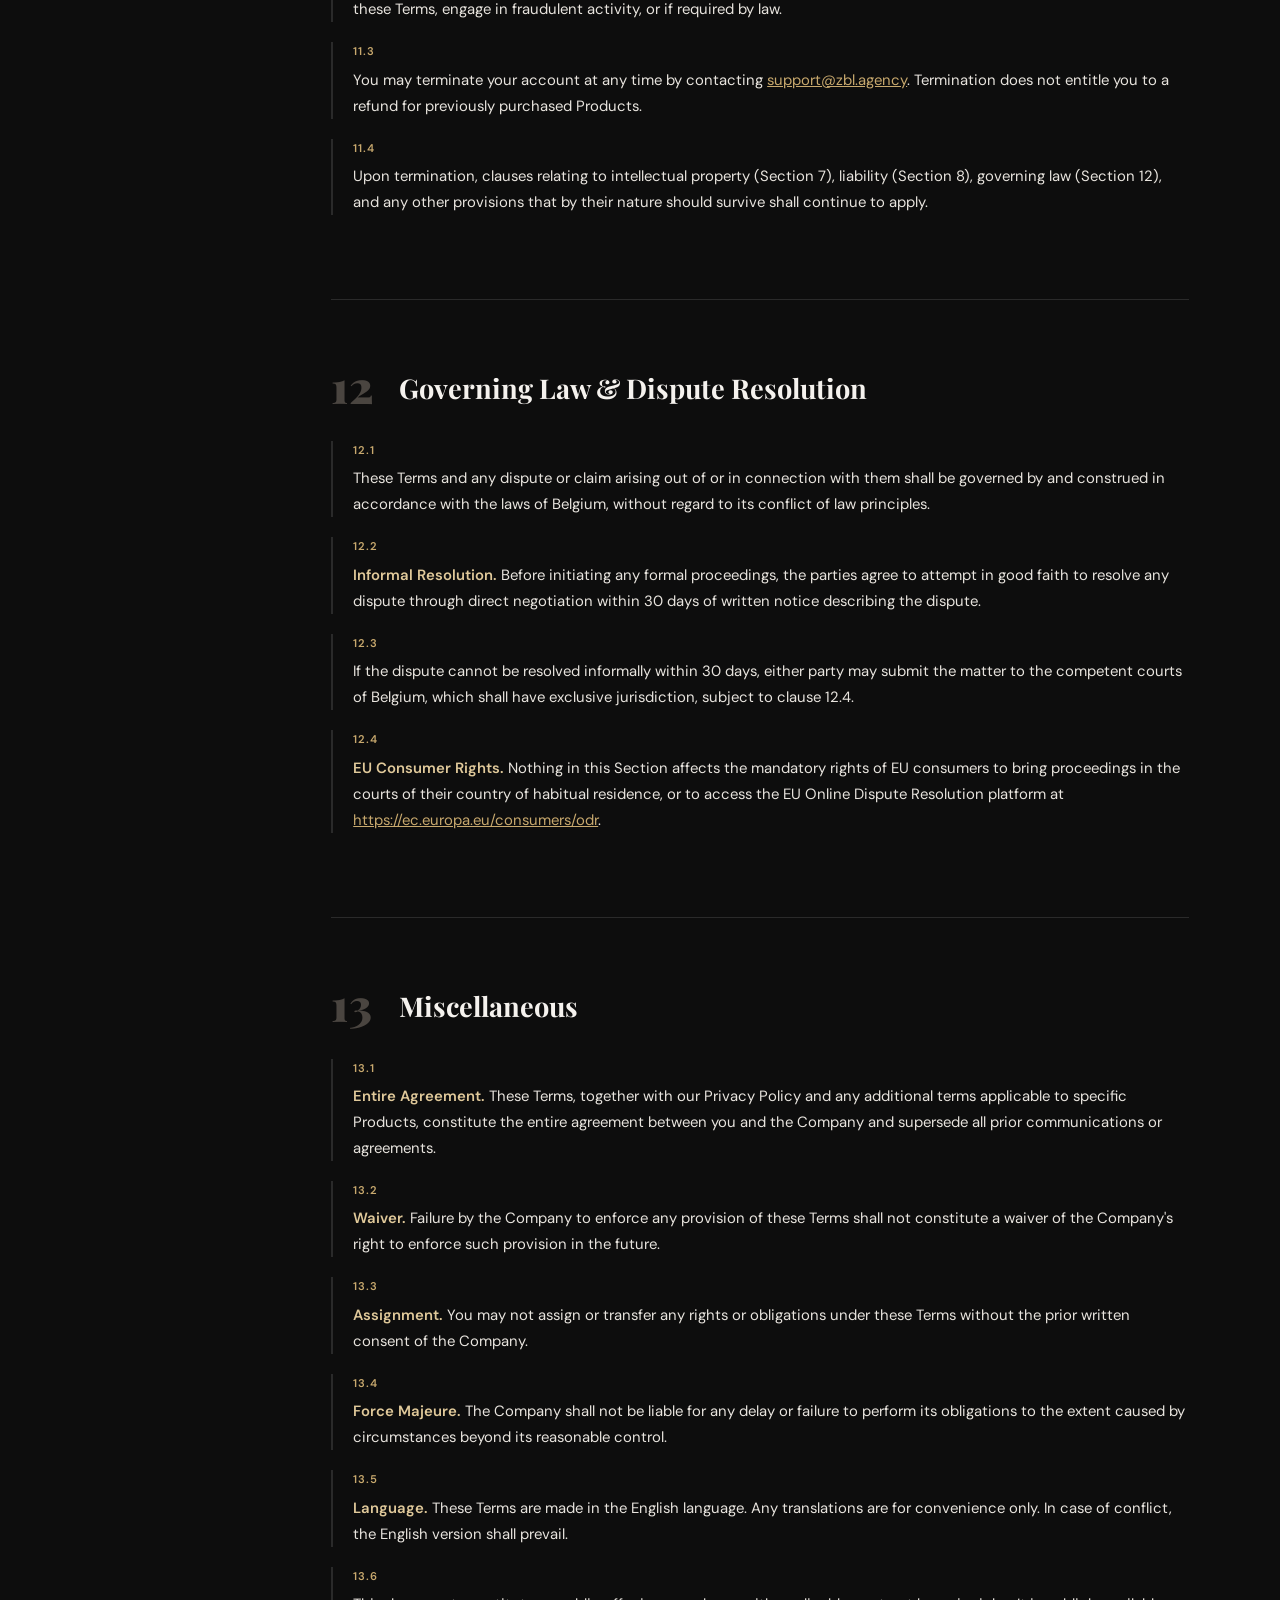
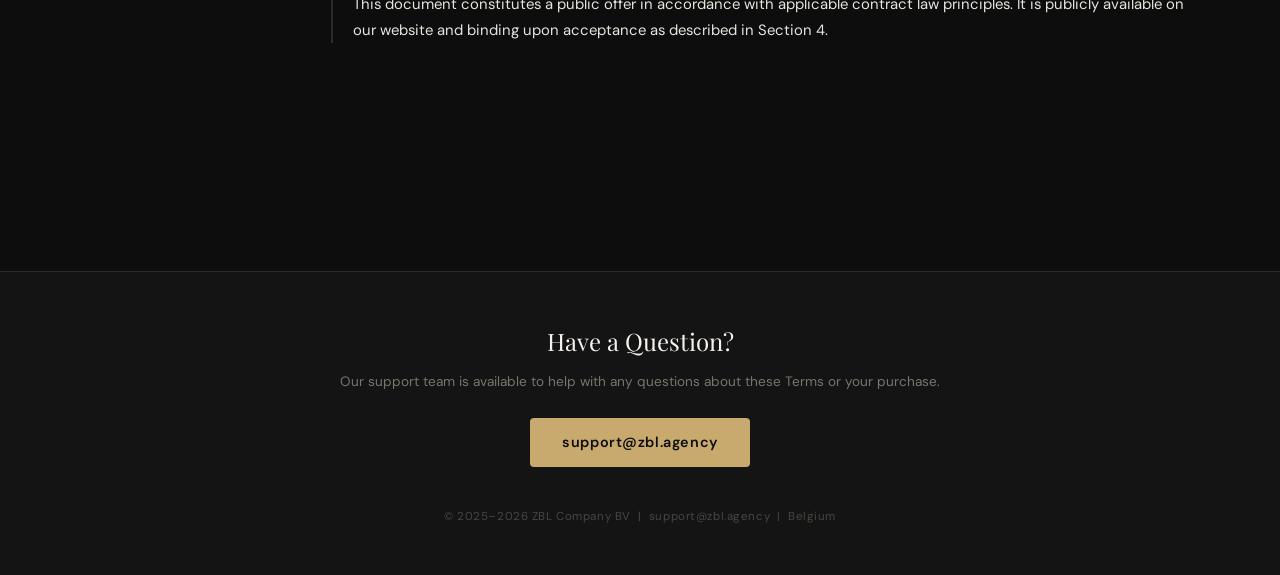
<file: policy/index.html>
<!DOCTYPE html>
<html lang="en">
<head>
<meta charset="UTF-8">
<meta name="viewport" content="width=device-width, initial-scale=1.0">
<title>Terms of Service — ZBL Company BV</title>
<link href="https://fonts.googleapis.com/css2?family=Playfair+Display:wght@400;700;900&family=DM+Sans:wght@300;400;500;600&display=swap" rel="stylesheet">
<style>
  :root {
    --bg: #0d0d0d;
    --surface: #141414;
    --surface-2: #1c1c1c;
    --border: #2a2a2a;
    --accent: #c8a96e;
    --accent-light: #e0c99a;
    --text: #e8e4de;
    --text-muted: #7a746c;
    --text-dim: #4a4540;
    --white: #f5f2ee;
    --red: #c0392b;
  }

  *, *::before, *::after { box-sizing: border-box; margin: 0; padding: 0; }

  html { scroll-behavior: smooth; }

  body {
    background: var(--bg);
    color: var(--text);
    font-family: 'DM Sans', sans-serif;
    font-size: 15px;
    line-height: 1.75;
    -webkit-font-smoothing: antialiased;
  }

  /* ── TOP BAR ── */
  .topbar {
    position: sticky;
    top: 0;
    z-index: 100;
    background: rgba(13,13,13,.92);
    backdrop-filter: blur(12px);
    border-bottom: 1px solid var(--border);
    padding: 0 clamp(1rem, 5vw, 4rem);
    display: flex;
    align-items: center;
    justify-content: space-between;
    height: 56px;
  }
  .topbar-brand {
    font-family: 'Playfair Display', serif;
    font-weight: 700;
    font-size: 1.05rem;
    color: var(--accent);
    letter-spacing: .03em;
    text-decoration: none;
  }
  .topbar-meta {
    font-size: .75rem;
    color: var(--text-muted);
    letter-spacing: .06em;
    text-transform: uppercase;
  }

  /* ── HERO ── */
  .hero {
    padding: clamp(4rem, 10vw, 8rem) clamp(1rem, 5vw, 4rem) clamp(3rem, 6vw, 5rem);
    border-bottom: 1px solid var(--border);
    position: relative;
    overflow: hidden;
  }
  .hero::before {
    content: '';
    position: absolute;
    top: -120px; right: -80px;
    width: 500px; height: 500px;
    background: radial-gradient(circle, rgba(200,169,110,.07) 0%, transparent 70%);
    pointer-events: none;
  }
  .hero-kicker {
    display: inline-flex;
    align-items: center;
    gap: .5rem;
    font-size: .7rem;
    letter-spacing: .14em;
    text-transform: uppercase;
    color: var(--accent);
    margin-bottom: 1.5rem;
  }
  .hero-kicker::before {
    content: '';
    display: inline-block;
    width: 28px; height: 1px;
    background: var(--accent);
  }
  .hero h1 {
    font-family: 'Playfair Display', serif;
    font-size: clamp(2.4rem, 7vw, 5rem);
    font-weight: 900;
    line-height: 1.05;
    color: var(--white);
    margin-bottom: 1.5rem;
    max-width: 700px;
  }
  .hero-subtitle {
    font-size: clamp(.9rem, 2vw, 1.05rem);
    color: var(--text-muted);
    max-width: 560px;
    margin-bottom: 2.5rem;
    font-weight: 300;
  }
  .hero-dates {
    display: flex;
    flex-wrap: wrap;
    gap: 1.5rem;
  }
  .hero-date {
    display: flex;
    flex-direction: column;
    gap: .2rem;
  }
  .hero-date span:first-child {
    font-size: .65rem;
    text-transform: uppercase;
    letter-spacing: .1em;
    color: var(--text-dim);
  }
  .hero-date span:last-child {
    font-size: .85rem;
    color: var(--accent-light);
    font-weight: 500;
  }

  /* ── NOTICE BANNER ── */
  .notice {
    margin: 0;
    padding: 1.25rem clamp(1rem, 5vw, 4rem);
    background: rgba(200,169,110,.06);
    border-bottom: 1px solid rgba(200,169,110,.18);
    border-left: none;
    display: flex;
    gap: 1rem;
    align-items: flex-start;
  }
  .notice-icon {
    flex-shrink: 0;
    width: 20px; height: 20px;
    margin-top: 1px;
    color: var(--accent);
  }
  .notice p {
    font-size: .88rem;
    color: #b5a98a;
    line-height: 1.6;
  }
  .notice strong { color: var(--accent-light); }

  /* ── LAYOUT ── */
  .layout {
    display: grid;
    grid-template-columns: 240px 1fr;
    max-width: 1200px;
    margin: 0 auto;
    min-height: 100vh;
  }

  /* ── SIDEBAR NAV ── */
  .sidebar {
    position: sticky;
    top: 56px;
    align-self: start;
    height: calc(100vh - 56px);
    overflow-y: auto;
    padding: 2.5rem 1.5rem 2rem 0;
    border-right: 1px solid var(--border);
    scrollbar-width: thin;
    scrollbar-color: var(--border) transparent;
  }
  .sidebar-label {
    font-size: .65rem;
    letter-spacing: .12em;
    text-transform: uppercase;
    color: var(--text-dim);
    margin-bottom: 1rem;
    padding-left: 1rem;
  }
  .nav-list { list-style: none; }
  .nav-list li a {
    display: flex;
    align-items: baseline;
    gap: .6rem;
    padding: .45rem 1rem;
    text-decoration: none;
    color: var(--text-muted);
    font-size: .8rem;
    border-radius: 4px;
    transition: all .2s;
    line-height: 1.4;
  }
  .nav-list li a:hover {
    color: var(--accent-light);
    background: rgba(200,169,110,.06);
  }
  .nav-list li a .num {
    font-family: 'Playfair Display', serif;
    font-size: .7rem;
    color: var(--text-dim);
    flex-shrink: 0;
    transition: color .2s;
  }
  .nav-list li a:hover .num { color: var(--accent); }

  /* ── MAIN CONTENT ── */
  .main {
    padding: 3rem clamp(1rem, 4vw, 3.5rem) 5rem;
  }

  /* ── SECTION ── */
  .section {
    margin-bottom: 4rem;
    padding-bottom: 4rem;
    border-bottom: 1px solid var(--border);
  }
  .section:last-of-type { border-bottom: none; }

  .section-header {
    display: flex;
    align-items: flex-start;
    gap: 1.25rem;
    margin-bottom: 2rem;
  }
  .section-num {
    font-family: 'Playfair Display', serif;
    font-size: 2.8rem;
    font-weight: 900;
    line-height: 1;
    color: var(--text-dim);
    flex-shrink: 0;
    min-width: 3rem;
    transition: color .2s;
  }
  .section:hover .section-num { color: var(--accent); }
  .section-title {
    font-family: 'Playfair Display', serif;
    font-size: clamp(1.2rem, 3vw, 1.7rem);
    font-weight: 700;
    color: var(--white);
    line-height: 1.2;
    padding-top: .5rem;
  }

  .clause {
    margin-bottom: 1.25rem;
    padding-left: 1.25rem;
    border-left: 2px solid var(--border);
    transition: border-color .2s;
  }
  .clause:hover { border-left-color: var(--accent); }
  .clause-num {
    font-size: .7rem;
    font-weight: 600;
    letter-spacing: .08em;
    color: var(--accent);
    text-transform: uppercase;
    margin-bottom: .3rem;
  }
  .clause p { color: var(--text); font-size: .93rem; }

  /* Inline bold tags */
  .clause p b, .clause p strong { color: var(--accent-light); font-weight: 600; }

  /* ── COMPANY CARD ── */
  .company-grid {
    display: grid;
    grid-template-columns: repeat(auto-fill, minmax(220px, 1fr));
    gap: 1px;
    background: var(--border);
    border: 1px solid var(--border);
    border-radius: 8px;
    overflow: hidden;
    margin-top: 1rem;
  }
  .company-item {
    background: var(--surface);
    padding: 1rem 1.25rem;
    transition: background .2s;
  }
  .company-item:hover { background: var(--surface-2); }
  .company-item .label {
    font-size: .65rem;
    letter-spacing: .1em;
    text-transform: uppercase;
    color: var(--text-dim);
    margin-bottom: .25rem;
  }
  .company-item .val {
    font-size: .88rem;
    color: var(--text);
    font-weight: 500;
    word-break: break-all;
  }
  .company-item .val a {
    color: var(--accent);
    text-decoration: none;
  }
  .company-item .val a:hover { text-decoration: underline; }

  /* ── RIGHTS TABLE ── */
  .rights-grid {
    display: grid;
    grid-template-columns: 1fr 1fr;
    gap: 1px;
    background: var(--border);
    border: 1px solid var(--border);
    border-radius: 8px;
    overflow: hidden;
    margin-top: 1rem;
  }
  .rights-cell {
    background: var(--surface);
    padding: 1.5rem;
  }
  .rights-cell:nth-child(2) { background: var(--surface-2); }
  .rights-cell:nth-child(3) { background: var(--surface-2); }
  .rights-cell:nth-child(4) { background: var(--surface); }
  .rights-cell h4 {
    font-size: .7rem;
    letter-spacing: .1em;
    text-transform: uppercase;
    color: var(--accent);
    margin-bottom: 1rem;
    font-family: 'DM Sans', sans-serif;
    font-weight: 600;
  }
  .rights-cell ul { list-style: none; }
  .rights-cell ul li {
    font-size: .85rem;
    color: var(--text);
    padding: .35rem 0;
    border-bottom: 1px solid var(--border);
    padding-left: 1rem;
    position: relative;
    line-height: 1.5;
  }
  .rights-cell ul li:last-child { border-bottom: none; }
  .rights-cell ul li::before {
    content: '—';
    position: absolute;
    left: 0;
    color: var(--text-dim);
    font-size: .7rem;
  }

  /* ── BULLET LIST ── */
  .bullet-list {
    list-style: none;
    margin-top: .5rem;
  }
  .bullet-list li {
    position: relative;
    padding: .4rem 0 .4rem 1.5rem;
    font-size: .93rem;
    color: var(--text);
    border-bottom: 1px solid rgba(255,255,255,.04);
    line-height: 1.6;
  }
  .bullet-list li:last-child { border-bottom: none; }
  .bullet-list li::before {
    content: '';
    position: absolute;
    left: 0;
    top: .85em;
    width: 6px; height: 6px;
    border-radius: 50%;
    background: var(--accent);
    opacity: .7;
  }
  .bullet-list li b, .bullet-list li strong { color: var(--accent-light); font-weight: 600; }

  /* ── NOTE CALLOUT ── */
  .callout {
    margin-top: 1.5rem;
    padding: 1rem 1.25rem;
    background: rgba(255,255,255,.03);
    border: 1px solid var(--border);
    border-left: 3px solid var(--accent);
    border-radius: 0 6px 6px 0;
  }
  .callout p {
    font-size: .83rem;
    color: var(--text-muted);
    font-style: italic;
    line-height: 1.65;
  }

  /* ── TOC SECTION ── */
  .toc-grid {
    display: grid;
    grid-template-columns: repeat(auto-fill, minmax(260px, 1fr));
    gap: 1px;
    background: var(--border);
    border: 1px solid var(--border);
    border-radius: 8px;
    overflow: hidden;
    margin-top: .5rem;
  }
  .toc-item {
    background: var(--surface);
    padding: 1rem 1.25rem;
    text-decoration: none;
    display: flex;
    gap: .75rem;
    align-items: baseline;
    transition: background .2s, color .2s;
    color: var(--text-muted);
    font-size: .85rem;
  }
  .toc-item:hover { background: var(--surface-2); color: var(--accent-light); }
  .toc-item .toc-num {
    font-family: 'Playfair Display', serif;
    font-size: 1.3rem;
    color: var(--text-dim);
    line-height: 1;
    flex-shrink: 0;
    transition: color .2s;
  }
  .toc-item:hover .toc-num { color: var(--accent); }

  /* ── FOOTER ── */
  .footer {
    background: var(--surface);
    border-top: 1px solid var(--border);
    padding: 3rem clamp(1rem, 5vw, 4rem);
    text-align: center;
  }
  .footer-question {
    font-family: 'Playfair Display', serif;
    font-size: 1.5rem;
    color: var(--white);
    margin-bottom: .5rem;
  }
  .footer-desc {
    font-size: .85rem;
    color: var(--text-muted);
    margin-bottom: 1.5rem;
  }
  .footer-email {
    display: inline-block;
    padding: .75rem 2rem;
    background: var(--accent);
    color: #0d0d0d;
    text-decoration: none;
    font-weight: 600;
    font-size: .9rem;
    letter-spacing: .04em;
    border-radius: 4px;
    transition: background .2s;
  }
  .footer-email:hover { background: var(--accent-light); }
  .footer-copy {
    margin-top: 2.5rem;
    font-size: .72rem;
    color: var(--text-dim);
    letter-spacing: .05em;
  }

  /* ── RESPONSIVE ── */
  @media (max-width: 860px) {
    .layout {
      grid-template-columns: 1fr;
    }
    .sidebar {
      display: none;
    }
    .rights-grid {
      grid-template-columns: 1fr;
    }
    .rights-cell:nth-child(2) { background: var(--surface); }
    .rights-cell:nth-child(3) { background: var(--surface-2); }
  }

  @media (max-width: 560px) {
    .hero h1 { font-size: 2rem; }
    .section-num { font-size: 2rem; }
    .section-title { font-size: 1.1rem; }
    .topbar-meta { display: none; }
    .toc-grid { grid-template-columns: 1fr 1fr; }
    .company-grid { grid-template-columns: 1fr; }
  }

  @media (max-width: 360px) {
    .toc-grid { grid-template-columns: 1fr; }
  }

  /* scrollbar */
  ::-webkit-scrollbar { width: 5px; }
  ::-webkit-scrollbar-track { background: transparent; }
  ::-webkit-scrollbar-thumb { background: var(--border); border-radius: 99px; }
</style>
</head>
<body>

<!-- TOP BAR -->
<header class="topbar">
  <a class="topbar-brand" href="#">ZBL Company BV</a>
  <span class="topbar-meta">Legal · Terms of Service</span>
</header>

<!-- HERO -->
<section class="hero">
  <div class="hero-kicker">Legal Document</div>
  <h1>Terms of Service</h1>
  <p class="hero-subtitle">Governing the purchase and use of online courses and digital products worldwide. ZBL Company BV</p>
  <div class="hero-dates">
    <div class="hero-date">
      <span>Effective date</span>
      <span>April 1, 2025</span>
    </div>
    <div class="hero-date">
      <span>Last updated</span>
      <span>April 4, 2026</span>
    </div>
  </div>
</section>

<!-- NOTICE -->
<div class="notice">
  <svg class="notice-icon" viewBox="0 0 20 20" fill="none" xmlns="http://www.w3.org/2000/svg">
    <circle cx="10" cy="10" r="9" stroke="currentColor" stroke-width="1.5"/>
    <path d="M10 6v4M10 14h.01" stroke="currentColor" stroke-width="1.5" stroke-linecap="round"/>
  </svg>
  <p><strong>Please read these Terms carefully.</strong> By placing an order, registering an account, or accessing any content on our platform, you confirm that you have read, understood, and agree to be bound by these Terms of Service.</p>
</div>

<!-- LAYOUT -->
<div class="layout">

  <!-- SIDEBAR -->
  <nav class="sidebar" aria-label="Table of contents">
    <p class="sidebar-label">Contents</p>
    <ul class="nav-list">
      <li><a href="#s01"><span class="num">01</span> General Provisions</a></li>
      <li><a href="#s02"><span class="num">02</span> The Company</a></li>
      <li><a href="#s03"><span class="num">03</span> Subject Matter</a></li>
      <li><a href="#s04"><span class="num">04</span> Acceptance &amp; Formation</a></li>
      <li><a href="#s05"><span class="num">05</span> Rights &amp; Obligations</a></li>
      <li><a href="#s06"><span class="num">06</span> Pricing &amp; Payment</a></li>
      <li><a href="#s07"><span class="num">07</span> Intellectual Property</a></li>
      <li><a href="#s08"><span class="num">08</span> Liability &amp; Disclaimers</a></li>
      <li><a href="#s09"><span class="num">09</span> Refund Policy</a></li>
      <li><a href="#s10"><span class="num">10</span> Prohibited Conduct</a></li>
      <li><a href="#s11"><span class="num">11</span> Term &amp; Termination</a></li>
      <li><a href="#s12"><span class="num">12</span> Governing Law &amp; Disputes</a></li>
      <li><a href="#s13"><span class="num">13</span> Miscellaneous</a></li>
    </ul>
  </nav>

  <!-- MAIN -->
  <main class="main">

    <!-- CONTENTS -->
    <section class="section">
      <div class="section-header">
        <div class="section-title" style="padding-top:0">Contents</div>
      </div>
      <div class="toc-grid">
        <a class="toc-item" href="#s01"><span class="toc-num">01</span> General Provisions</a>
        <a class="toc-item" href="#s02"><span class="toc-num">02</span> The Company</a>
        <a class="toc-item" href="#s03"><span class="toc-num">03</span> Subject Matter</a>
        <a class="toc-item" href="#s04"><span class="toc-num">04</span> Acceptance &amp; Formation</a>
        <a class="toc-item" href="#s05"><span class="toc-num">05</span> Rights &amp; Obligations</a>
        <a class="toc-item" href="#s06"><span class="toc-num">06</span> Pricing &amp; Payment</a>
        <a class="toc-item" href="#s07"><span class="toc-num">07</span> Intellectual Property</a>
        <a class="toc-item" href="#s08"><span class="toc-num">08</span> Liability &amp; Disclaimers</a>
        <a class="toc-item" href="#s09"><span class="toc-num">09</span> Refund Policy</a>
        <a class="toc-item" href="#s10"><span class="toc-num">10</span> Prohibited Conduct</a>
        <a class="toc-item" href="#s11"><span class="toc-num">11</span> Term &amp; Termination</a>
        <a class="toc-item" href="#s12"><span class="toc-num">12</span> Governing Law &amp; Disputes</a>
        <a class="toc-item" href="#s13"><span class="toc-num">13</span> Miscellaneous</a>
      </div>
    </section>

    <!-- 01 -->
    <section class="section" id="s01">
      <div class="section-header">
        <div class="section-num">01</div>
        <h2 class="section-title">General Provisions</h2>
      </div>
      <div class="clause">
        <div class="clause-num">1.1</div>
        <p>These Terms of Service (the "Terms") constitute a legally binding public offer and agreement between you ("Customer", "you") and ZBL Company BV (the "Company", "we", "our") governing access to and use of the Company's online courses, digital products, and related services (the "Services").</p>
      </div>
      <div class="clause">
        <div class="clause-num">1.2</div>
        <p>These Terms apply to all visitors, registered users, and purchasers of any product or service offered through our websites and platforms, including those operating under the brands <strong>Zubalenok</strong> and <strong>EDGRIND</strong>.</p>
      </div>
      <div class="clause">
        <div class="clause-num">1.3</div>
        <p>The Company reserves the right to modify these Terms at any time. Updated Terms take effect immediately upon publication. Your continued use of the Services constitutes acceptance of the updated Terms.</p>
      </div>
      <div class="clause">
        <div class="clause-num">1.4</div>
        <p>If any provision of these Terms is found to be invalid or unenforceable, the remaining provisions shall continue in full force and effect (severability).</p>
      </div>
    </section>

    <!-- 02 -->
    <section class="section" id="s02">
      <div class="section-header">
        <div class="section-num">02</div>
        <h2 class="section-title">The Company</h2>
      </div>
      <div class="company-grid">
        <div class="company-item">
          <div class="label">Legal name</div>
          <div class="val">ZBL Company BV</div>
        </div>
        <div class="company-item">
          <div class="label">Country of incorporation</div>
          <div class="val">Belgium</div>
        </div>
        <div class="company-item">
          <div class="label">Registered address</div>
          <div class="val">Delaerestraat 6a, Roeselare, Belgium</div>
        </div>
        <div class="company-item">
          <div class="label">Company registration number</div>
          <div class="val">BE1022336448</div>
        </div>
        <div class="company-item">
          <div class="label">VAT number</div>
          <div class="val">BE1022336448</div>
        </div>
        <div class="company-item">
          <div class="label">Phone</div>
          <div class="val"><a href="tel:+32470129511">+32 470 12 95 11</a></div>
        </div>
        <div class="company-item">
          <div class="label">Contact email</div>
          <div class="val"><a href="mailto:support@zbl.agency">support@zbl.agency</a></div>
        </div>
        <div class="company-item">
          <div class="label">DUNS number</div>
          <div class="val">373268686</div>
        </div>
      </div>
    </section>

    <!-- 03 -->
    <section class="section" id="s03">
      <div class="section-header">
        <div class="section-num">03</div>
        <h2 class="section-title">Subject Matter</h2>
      </div>
      <div class="clause">
        <div class="clause-num">3.1</div>
        <p>The Company provides online educational content, fitness and wellness courses, digital programs, and related digital products ("Products") made available for purchase through our websites.</p>
      </div>
      <div class="clause">
        <div class="clause-num">3.2</div>
        <p>The specific description, contents, duration, access format, and conditions applicable to each Product are set out on the relevant product pages at the time of purchase. The Company may update and improve Product content without prior notice, provided that the core educational value is maintained.</p>
      </div>
      <div class="clause">
        <div class="clause-num">3.3</div>
        <p>Our Products are intended for personal, non-commercial use only, unless a separate written commercial license is agreed upon with the Company.</p>
      </div>
    </section>

    <!-- 04 -->
    <section class="section" id="s04">
      <div class="section-header">
        <div class="section-num">04</div>
        <h2 class="section-title">Acceptance &amp; Formation of Agreement</h2>
      </div>
      <div class="clause">
        <div class="clause-num">4.1</div>
        <p>An agreement between you and the Company is formed at the moment you complete payment for a Product. By completing payment, you confirm that you are at least 16 years of age, that you have the legal capacity to enter into this agreement, and that you accept these Terms in full.</p>
      </div>
      <div class="clause">
        <div class="clause-num">4.2</div>
        <p>Upon successful payment confirmation, you will receive an email with order confirmation and instructions for accessing the purchased Product.</p>
      </div>
      <div class="clause">
        <div class="clause-num">4.3</div>
        <p>You are responsible for ensuring that your contact and payment information is accurate. The Company is not liable for failed or delayed access resulting from incorrect information provided by you.</p>
      </div>
      <div class="clause">
        <div class="clause-num">4.4</div>
        <p>The Company reserves the right to decline any order at its sole discretion, including in cases of suspected fraud, policy violations, or technical pricing errors.</p>
      </div>
    </section>

    <!-- 05 -->
    <section class="section" id="s05">
      <div class="section-header">
        <div class="section-num">05</div>
        <h2 class="section-title">Rights &amp; Obligations</h2>
      </div>
      <div class="rights-grid">
        <div class="rights-cell">
          <h4>Company Obligations</h4>
          <ul>
            <li>Provide access to purchased Products following confirmed payment.</li>
            <li>Ensure Product content substantially corresponds to the website description.</li>
            <li>Maintain reasonable uptime for our digital platforms.</li>
            <li>Process personal data in accordance with our Privacy Policy.</li>
          </ul>
        </div>
        <div class="rights-cell">
          <h4>Company Rights</h4>
          <ul>
            <li>Amend these Terms and pricing unilaterally, with notice.</li>
            <li>Suspend or terminate access for violations of these Terms.</li>
            <li>Update or modify Product content without prior notice.</li>
            <li>Use anonymized aggregate usage data to improve services.</li>
          </ul>
        </div>
        <div class="rights-cell">
          <h4>Customer Obligations</h4>
          <ul>
            <li>Provide accurate registration and payment information.</li>
            <li>Pay the applicable price in full prior to accessing Products.</li>
            <li>Use Products solely for personal, non-commercial purposes.</li>
            <li>Not share, resell, or transfer account access to third parties.</li>
          </ul>
        </div>
        <div class="rights-cell">
          <h4>Customer Rights</h4>
          <ul>
            <li>Receive access to purchased Products as described.</li>
            <li>Contact our support team for technical assistance.</li>
            <li>Exercise cancellation and refund rights (Section 9).</li>
            <li>Exercise data protection rights as per our Privacy Policy.</li>
          </ul>
        </div>
      </div>
    </section>

    <!-- 06 -->
    <section class="section" id="s06">
      <div class="section-header">
        <div class="section-num">06</div>
        <h2 class="section-title">Pricing &amp; Payment</h2>
      </div>
      <div class="clause">
        <div class="clause-num">6.1</div>
        <p>All prices are as displayed on our website at the time of purchase and are quoted in the currency indicated. Prices are inclusive of any applicable taxes unless otherwise stated.</p>
      </div>
      <div class="clause">
        <div class="clause-num">6.2</div>
        <p>Payment must be made in full before access to any Product is granted. We do not offer credit or deferred payment unless explicitly stated for a specific Product.</p>
      </div>
      <div class="clause">
        <div class="clause-num">6.3</div>
        <p>Transactions are processed through certified third-party payment processors. The Company does not store your payment card data.</p>
      </div>
      <div class="clause">
        <div class="clause-num">6.4</div>
        <p>In the event of a pricing error on our website, the Company reserves the right to cancel affected orders and offer customers the option to repurchase at the correct price.</p>
      </div>
      <div class="clause">
        <div class="clause-num">6.5</div>
        <p>The Company may offer promotional pricing and discount codes at its discretion. Promotional pricing is not retroactively applicable to prior purchases.</p>
      </div>
    </section>

    <!-- 07 -->
    <section class="section" id="s07">
      <div class="section-header">
        <div class="section-num">07</div>
        <h2 class="section-title">Intellectual Property</h2>
      </div>
      <div class="clause">
        <div class="clause-num">7.1</div>
        <p>All content made available through our Services — including course videos, audio recordings, written materials, graphics, brand assets, trademarks, and logos — is the exclusive intellectual property of ZBL Company BV or its licensed contributors, protected under applicable intellectual property laws worldwide.</p>
      </div>
      <div class="clause">
        <div class="clause-num">7.2</div>
        <p>Upon purchase, the Company grants you a personal, non-exclusive, non-transferable, revocable license to access and use the purchased Product solely for your own personal, non-commercial education and training purposes.</p>
      </div>
      <div class="clause">
        <div class="clause-num">7.3</div>
        <p>You may <strong>not</strong>: copy, reproduce, record, screenshot, download, redistribute, resell, sublicense, publicly display, or create derivative works based on any of our content — in whole or in part — without the prior written consent of the Company.</p>
      </div>
      <div class="clause">
        <div class="clause-num">7.4</div>
        <p>Any unauthorized use of our intellectual property constitutes a material breach of these Terms and may result in immediate termination of access and legal action to recover damages.</p>
      </div>
      <div class="clause">
        <div class="clause-num">7.5</div>
        <p>Any feedback or suggestions you submit to us may be used by the Company without restriction or compensation to you.</p>
      </div>
    </section>

    <!-- 08 -->
    <section class="section" id="s08">
      <div class="section-header">
        <div class="section-num">08</div>
        <h2 class="section-title">Liability &amp; Disclaimers</h2>
      </div>
      <div class="clause">
        <div class="clause-num">8.1</div>
        <p>Our Services and Products are provided on an "as is" and "as available" basis. To the maximum extent permitted by applicable law, the Company makes no warranties, express or implied, regarding the accuracy, completeness, fitness for a particular purpose, or uninterrupted availability of our Services.</p>
      </div>
      <div class="clause">
        <div class="clause-num">8.2</div>
        <p><strong>Health &amp; Fitness Disclaimer.</strong> Our content is provided for educational and informational purposes only. It does not constitute professional medical, physiotherapy, or health advice. Always consult a qualified health professional before starting any new fitness or physical training program. You participate in any physical activities described in our courses entirely at your own risk.</p>
      </div>
      <div class="clause">
        <div class="clause-num">8.3</div>
        <p>The Company is not liable for any failure to provide Services where such failure results from: (a) inaccurate information provided by you; (b) your failure to meet technical requirements; (c) force majeure circumstances, including internet outages, cyberattacks, governmental actions, or payment system failures.</p>
      </div>
      <div class="clause">
        <div class="clause-num">8.4</div>
        <p><strong>Limitation of Liability.</strong> To the maximum extent permitted by law, the Company's total aggregate liability shall not exceed the amount actually paid by you for the specific Product that gave rise to the claim in the twelve (12) months preceding the claim.</p>
      </div>
      <div class="clause">
        <div class="clause-num">8.5</div>
        <p>In no event shall the Company be liable for any indirect, incidental, special, consequential, or punitive damages, including loss of profits, data, or business opportunities.</p>
      </div>
      <div class="callout">
        <p><em>Note for EU/EEA consumers: Nothing in this Section limits or excludes any rights you have under mandatory applicable consumer protection laws in your country of residence that cannot be lawfully waived by contract.</em></p>
      </div>
    </section>

    <!-- 09 -->
    <section class="section" id="s09">
      <div class="section-header">
        <div class="section-num">09</div>
        <h2 class="section-title">Refund Policy</h2>
      </div>
      <div class="clause">
        <div class="clause-num">9.1</div>
        <p><strong>Right of Withdrawal (EU Consumers).</strong> If you are a consumer located within the European Union, you have the right to withdraw from the purchase contract within 14 calendar days of the date of purchase, without giving any reason, in accordance with EU Directive 2011/83/EU on Consumer Rights.</p>
      </div>
      <div class="clause">
        <div class="clause-num">9.2</div>
        <p><strong>Waiver of Withdrawal Right.</strong> By completing your purchase, you expressly request immediate access to the digital content and acknowledge that your right of withdrawal is forfeited once you have accessed or downloaded the content, as permitted by Article 16(m) of EU Directive 2011/83/EU.</p>
      </div>
      <div class="clause">
        <div class="clause-num">9.3</div>
        <p><strong>Cancellation Before Access.</strong> If you cancel your purchase before digital access has been granted and the content has not been accessed, you are entitled to a full refund. Contact <a href="mailto:support@zbl.agency" style="color:var(--accent)">support@zbl.agency</a>.</p>
      </div>
      <div class="clause">
        <div class="clause-num">9.4</div>
        <p><strong>No Refund After Access.</strong> Once access to a digital Product has been granted and the content has been accessed, no refund will be issued, except where required by mandatory applicable law or where the Product is demonstrably defective.</p>
      </div>
      <div class="clause">
        <div class="clause-num">9.5</div>
        <p>Approved refunds will be processed to the original payment method within 14 business days.</p>
      </div>
      <div class="callout">
        <p><em>Non-EU customers: The 14-day statutory withdrawal right applies specifically to EU consumers. The Company may consider refund requests at its sole discretion in cases of demonstrated technical failure attributable to the Company.</em></p>
      </div>
    </section>

    <!-- 10 -->
    <section class="section" id="s10">
      <div class="section-header">
        <div class="section-num">10</div>
        <h2 class="section-title">Prohibited Conduct</h2>
      </div>
      <p style="font-size:.93rem;color:var(--text-muted);margin-bottom:1rem;">You agree not to engage in any of the following when using our Services:</p>
      <ul class="bullet-list">
        <li>Sharing your account credentials or access link with any third party.</li>
        <li>Recording, screenshotting, downloading, or capturing course content for redistribution.</li>
        <li>Reselling, sublicensing, or commercially exploiting any of our content.</li>
        <li>Attempting to reverse engineer or circumvent any security measures on our platforms.</li>
        <li>Using our platforms to transmit spam, malware, or any harmful or illegal content.</li>
        <li>Impersonating any person or entity, or misrepresenting your affiliation with any person.</li>
      </ul>
      <div class="callout" style="margin-top:1.5rem;">
        <p>Violation of these prohibitions may result in immediate termination of your access without refund and may expose you to civil and/or criminal liability.</p>
      </div>
    </section>

    <!-- 11 -->
    <section class="section" id="s11">
      <div class="section-header">
        <div class="section-num">11</div>
        <h2 class="section-title">Term &amp; Termination</h2>
      </div>
      <div class="clause">
        <div class="clause-num">11.1</div>
        <p>These Terms remain in effect for as long as you use our Services or maintain an account with us.</p>
      </div>
      <div class="clause">
        <div class="clause-num">11.2</div>
        <p>The Company may suspend or permanently terminate your access at any time and without prior notice if you breach these Terms, engage in fraudulent activity, or if required by law.</p>
      </div>
      <div class="clause">
        <div class="clause-num">11.3</div>
        <p>You may terminate your account at any time by contacting <a href="mailto:support@zbl.agency" style="color:var(--accent)">support@zbl.agency</a>. Termination does not entitle you to a refund for previously purchased Products.</p>
      </div>
      <div class="clause">
        <div class="clause-num">11.4</div>
        <p>Upon termination, clauses relating to intellectual property (Section 7), liability (Section 8), governing law (Section 12), and any other provisions that by their nature should survive shall continue to apply.</p>
      </div>
    </section>

    <!-- 12 -->
    <section class="section" id="s12">
      <div class="section-header">
        <div class="section-num">12</div>
        <h2 class="section-title">Governing Law &amp; Dispute Resolution</h2>
      </div>
      <div class="clause">
        <div class="clause-num">12.1</div>
        <p>These Terms and any dispute or claim arising out of or in connection with them shall be governed by and construed in accordance with the laws of Belgium, without regard to its conflict of law principles.</p>
      </div>
      <div class="clause">
        <div class="clause-num">12.2</div>
        <p><strong>Informal Resolution.</strong> Before initiating any formal proceedings, the parties agree to attempt in good faith to resolve any dispute through direct negotiation within 30 days of written notice describing the dispute.</p>
      </div>
      <div class="clause">
        <div class="clause-num">12.3</div>
        <p>If the dispute cannot be resolved informally within 30 days, either party may submit the matter to the competent courts of Belgium, which shall have exclusive jurisdiction, subject to clause 12.4.</p>
      </div>
      <div class="clause">
        <div class="clause-num">12.4</div>
        <p><strong>EU Consumer Rights.</strong> Nothing in this Section affects the mandatory rights of EU consumers to bring proceedings in the courts of their country of habitual residence, or to access the EU Online Dispute Resolution platform at <a href="https://ec.europa.eu/consumers/odr" target="_blank" rel="noopener" style="color:var(--accent)">https://ec.europa.eu/consumers/odr</a>.</p>
      </div>
    </section>

    <!-- 13 -->
    <section class="section" id="s13">
      <div class="section-header">
        <div class="section-num">13</div>
        <h2 class="section-title">Miscellaneous</h2>
      </div>
      <div class="clause">
        <div class="clause-num">13.1</div>
        <p><strong>Entire Agreement.</strong> These Terms, together with our Privacy Policy and any additional terms applicable to specific Products, constitute the entire agreement between you and the Company and supersede all prior communications or agreements.</p>
      </div>
      <div class="clause">
        <div class="clause-num">13.2</div>
        <p><strong>Waiver.</strong> Failure by the Company to enforce any provision of these Terms shall not constitute a waiver of the Company's right to enforce such provision in the future.</p>
      </div>
      <div class="clause">
        <div class="clause-num">13.3</div>
        <p><strong>Assignment.</strong> You may not assign or transfer any rights or obligations under these Terms without the prior written consent of the Company.</p>
      </div>
      <div class="clause">
        <div class="clause-num">13.4</div>
        <p><strong>Force Majeure.</strong> The Company shall not be liable for any delay or failure to perform its obligations to the extent caused by circumstances beyond its reasonable control.</p>
      </div>
      <div class="clause">
        <div class="clause-num">13.5</div>
        <p><strong>Language.</strong> These Terms are made in the English language. Any translations are for convenience only. In case of conflict, the English version shall prevail.</p>
      </div>
      <div class="clause">
        <div class="clause-num">13.6</div>
        <p>This document constitutes a public offer in accordance with applicable contract law principles. It is publicly available on our website and binding upon acceptance as described in Section 4.</p>
      </div>
    </section>

  </main>
</div>

<!-- FOOTER -->
<footer class="footer">
  <p class="footer-question">Have a Question?</p>
  <p class="footer-desc">Our support team is available to help with any questions about these Terms or your purchase.</p>
  <a class="footer-email" href="mailto:support@zbl.agency">support@zbl.agency</a>
  <p class="footer-copy">© 2025–2026 ZBL Company BV &nbsp;|&nbsp; support@zbl.agency &nbsp;|&nbsp; Belgium</p>
</footer>

</body>
</html>
</file>
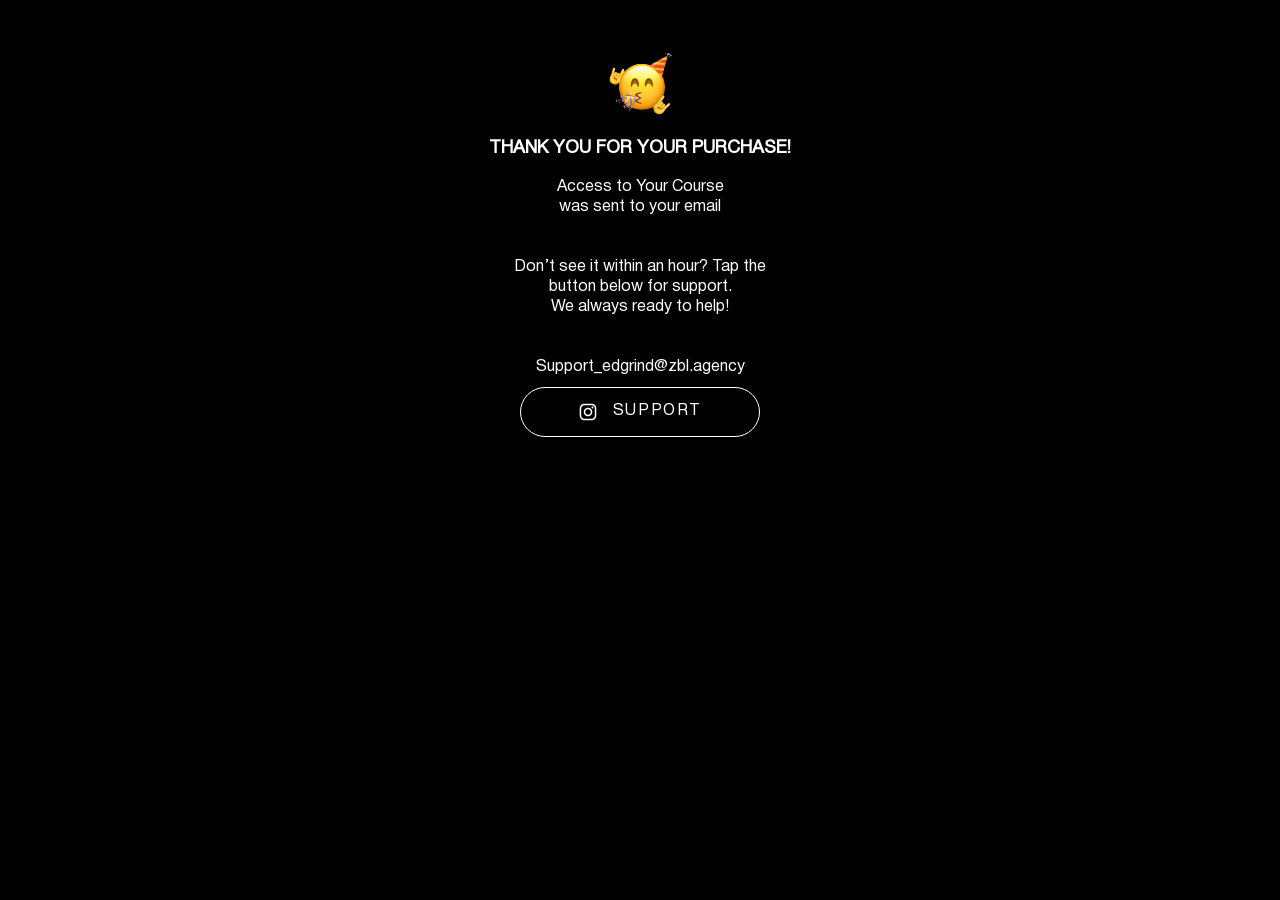
<file: thankyoupage/index.html>
<!DOCTYPE html>
<html lang="en">
<head>
    <!-- Google tag (gtag.js) -->
<script async src="https://www.googletagmanager.com/gtag/js?id=G-RNBT0Y1J1F"></script>
<script>
  window.dataLayer = window.dataLayer || [];
  function gtag(){dataLayer.push(arguments);}
  gtag('js', new Date());

  gtag('config', 'G-RNBT0Y1J1F');
</script>

<script>
  gtag('event', 'purchase', {
    transaction_id: 'T0001',   
    value: 15.00,
    currency: 'EUR',
    items: [
      {
        item_id: 'Edvard_online',  
        item_name: 'Edvard_online', 
        price: 15.00,
        quantity: 1
      }
    ]
  });
</script>

    <meta charset="UTF-8">
    <meta name="viewport" content="width=device-width, initial-scale=1.0">
    <link href="https://fonts.googleapis.com/css2?family=Montserrat:wght@250;300;400;500;700&display=swap"
        rel="stylesheet">
    <link href="https://fonts.googleapis.com/css2?family=Forum&display=swap" rel="stylesheet">
    <link rel="stylesheet" href="css/style.css">
    <link rel="stylesheet" href="css/fonts.css">
    <title>Thank you for your purchase!</title>

<!-- Meta Pixel Code -->
<script>
!function(f,b,e,v,n,t,s)
{if(f.fbq)return;n=f.fbq=function(){n.callMethod?
n.callMethod.apply(n,arguments):n.queue.push(arguments)};
if(!f._fbq)f._fbq=n;n.push=n;n.loaded=!0;n.version='2.0';
n.queue=[];t=b.createElement(e);t.async=!0;
t.src=v;s=b.getElementsByTagName(e)[0];
s.parentNode.insertBefore(t,s)}(window, document,'script',
'https://connect.facebook.net/en_US/fbevents.js');
fbq('init', '25762795753362323');
fbq('track', 'Lead');
</script>
<noscript><img height="1" width="1" style="display:none"
src="https://www.facebook.com/tr?id=25762795753362323&ev=PageView&noscript=1"
/></noscript>
<!-- End Meta Pixel Code -->
</head>
<body> 
    <div class="selection">

        <div class="head">
          <img src="./images/success.png" alt="">
        <p class="head-text">Thank you for your purchase!</p>
        <p class="head-second-text">Access to Your Course <br>was sent to your email</p>
        <p class="head-second-text">Don’t see it within an hour? Tap the<br> button below for support.<br> We always ready to help!</p>
        <p class="head-second-third">Support_edgrind@zbl.agency</p>
        <a href="https://www.instagram.com/ed.grind"><div class="header-btn">
          <svg width="20" height="20" viewBox="0 0 20 20" fill="none" xmlns="http://www.w3.org/2000/svg">
            <path d="M14.4498 4.55008C14.2521 4.55008 14.0587 4.60873 13.8943 4.71861C13.7298 4.82849 13.6016 4.98467 13.526 5.1674C13.4503 5.35012 13.4305 5.55119 13.4691 5.74517C13.5076 5.93915 13.6029 6.11734 13.7427 6.25719C13.8826 6.39704 14.0608 6.49228 14.2547 6.53087C14.4487 6.56945 14.6498 6.54965 14.8325 6.47396C15.0152 6.39827 15.1714 6.2701 15.2813 6.10565C15.3912 5.9412 15.4498 5.74786 15.4498 5.55008C15.4498 5.28486 15.3445 5.03051 15.1569 4.84297C14.9694 4.65544 14.7151 4.55008 14.4498 4.55008ZM18.2832 6.56675C18.267 5.87533 18.1375 5.19125 17.8998 4.54175C17.6879 3.98603 17.3582 3.48281 16.9332 3.06675C16.5205 2.6396 16.0161 2.3119 15.4582 2.10841C14.8104 1.86355 14.1255 1.73109 13.4332 1.71675C12.5498 1.66675 12.2665 1.66675 9.99984 1.66675C7.73317 1.66675 7.44984 1.66675 6.5665 1.71675C5.87413 1.73109 5.18929 1.86355 4.5415 2.10841C3.98457 2.31396 3.48062 2.64138 3.0665 3.06675C2.63936 3.4794 2.31165 3.98378 2.10817 4.54175C1.8633 5.18953 1.73085 5.87437 1.7165 6.56675C1.6665 7.45008 1.6665 7.73341 1.6665 10.0001C1.6665 12.2667 1.6665 12.5501 1.7165 13.4334C1.73085 14.1258 1.8633 14.8106 2.10817 15.4584C2.31165 16.0164 2.63936 16.5208 3.0665 16.9334C3.48062 17.3588 3.98457 17.6862 4.5415 17.8917C5.18929 18.1366 5.87413 18.2691 6.5665 18.2834C7.44984 18.3334 7.73317 18.3334 9.99984 18.3334C12.2665 18.3334 12.5498 18.3334 13.4332 18.2834C14.1255 18.2691 14.8104 18.1366 15.4582 17.8917C16.0161 17.6883 16.5205 17.3606 16.9332 16.9334C17.36 16.5189 17.6901 16.0152 17.8998 15.4584C18.1375 14.8089 18.267 14.1248 18.2832 13.4334C18.2832 12.5501 18.3332 12.2667 18.3332 10.0001C18.3332 7.73341 18.3332 7.45008 18.2832 6.56675ZM16.7832 13.3334C16.7771 13.8624 16.6813 14.3865 16.4998 14.8834C16.3668 15.2461 16.1531 15.5738 15.8748 15.8417C15.6045 16.1172 15.2775 16.3304 14.9165 16.4667C14.4196 16.6482 13.8955 16.744 13.3665 16.7501C12.5332 16.7917 12.2248 16.8001 10.0332 16.8001C7.8415 16.8001 7.53317 16.8001 6.69984 16.7501C6.15058 16.7604 5.60367 16.6758 5.08317 16.5001C4.73799 16.3568 4.42597 16.1441 4.1665 15.8751C3.88991 15.6074 3.67887 15.2794 3.54984 14.9167C3.34638 14.4127 3.23354 13.8767 3.2165 13.3334C3.2165 12.5001 3.1665 12.1917 3.1665 10.0001C3.1665 7.80841 3.1665 7.50008 3.2165 6.66675C3.22024 6.12596 3.31896 5.59004 3.50817 5.08341C3.65488 4.73167 3.88006 4.41813 4.1665 4.16675C4.41968 3.88022 4.73258 3.65266 5.08317 3.50008C5.59113 3.31678 6.1265 3.22098 6.6665 3.21675C7.49984 3.21675 7.80817 3.16675 9.99984 3.16675C12.1915 3.16675 12.4998 3.16675 13.3332 3.21675C13.8621 3.22282 14.3863 3.31862 14.8832 3.50008C15.2619 3.64062 15.6017 3.86912 15.8748 4.16675C16.1479 4.42273 16.3613 4.73569 16.4998 5.08341C16.685 5.59086 16.7809 6.12656 16.7832 6.66675C16.8248 7.50008 16.8332 7.80841 16.8332 10.0001C16.8332 12.1917 16.8248 12.5001 16.7832 13.3334ZM9.99984 5.72508C9.15468 5.72673 8.32897 5.97885 7.62705 6.4496C6.92513 6.92034 6.37849 7.58858 6.0562 8.36988C5.73391 9.15117 5.65044 10.0105 5.81633 10.8392C5.98222 11.6679 6.39003 12.4289 6.98823 13.0259C7.58643 13.6229 8.34818 14.0293 9.17722 14.1935C10.0063 14.3578 10.8654 14.2727 11.6461 13.9489C12.4267 13.6251 13.0939 13.0771 13.5633 12.3743C14.0327 11.6714 14.2832 10.8452 14.2832 10.0001C14.2843 9.43767 14.1742 8.88059 13.9592 8.36088C13.7442 7.84117 13.4286 7.36909 13.0306 6.97179C12.6325 6.57449 12.1598 6.25981 11.6397 6.04586C11.1195 5.8319 10.5622 5.72288 9.99984 5.72508ZM9.99984 12.7751C9.45099 12.7751 8.91448 12.6123 8.45813 12.3074C8.00178 12.0025 7.6461 11.5691 7.43607 11.062C7.22604 10.555 7.17108 9.997 7.27816 9.45871C7.38523 8.92041 7.64952 8.42595 8.03762 8.03786C8.42571 7.64977 8.92016 7.38548 9.45846 7.2784C9.99676 7.17133 10.5547 7.22628 11.0618 7.43632C11.5688 7.64635 12.0022 8.00203 12.3072 8.45837C12.6121 8.91472 12.7748 9.45124 12.7748 10.0001C12.7748 10.3645 12.7031 10.7253 12.5636 11.062C12.4241 11.3987 12.2197 11.7046 11.9621 11.9623C11.7044 12.22 11.3985 12.4244 11.0618 12.5638C10.7251 12.7033 10.3643 12.7751 9.99984 12.7751Z" fill="white" />
          </svg>
          <p>support</p>
        </div></a>

    </div>

</div>
</body>
</html>
</file>
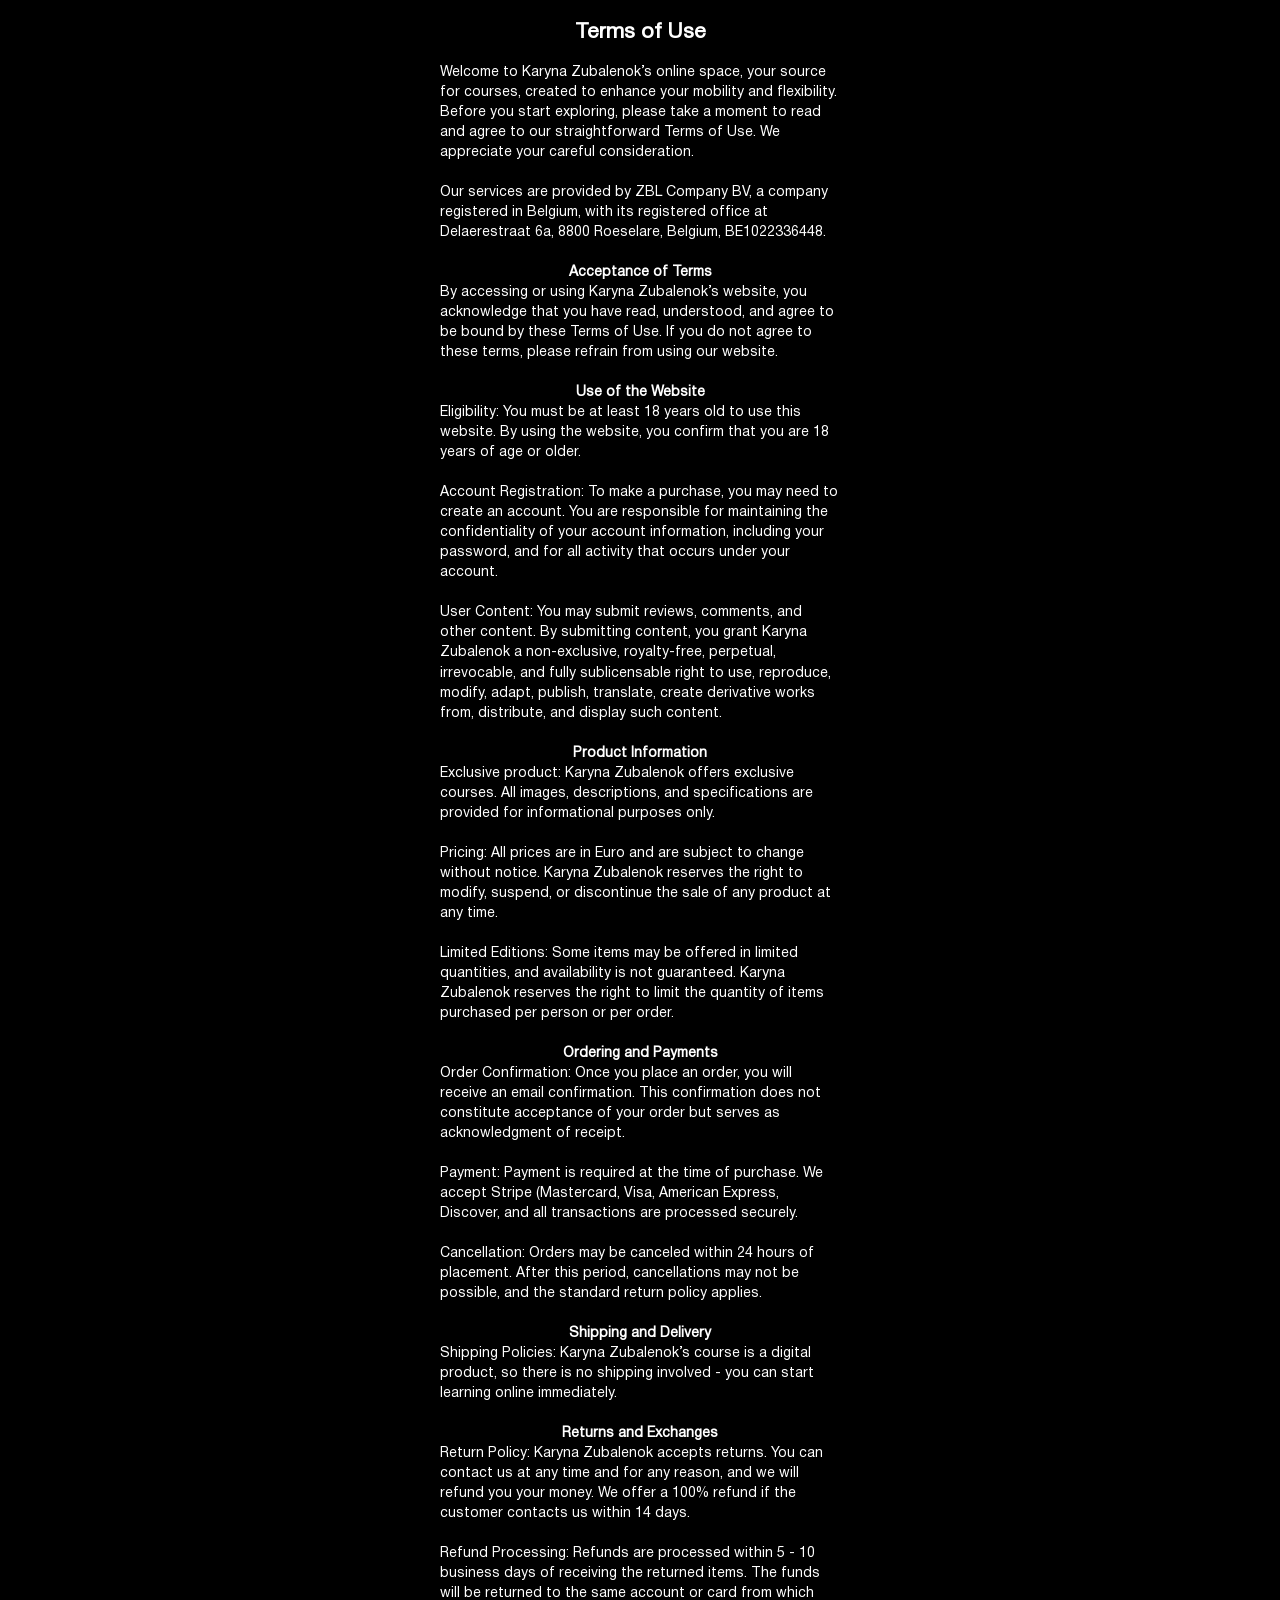
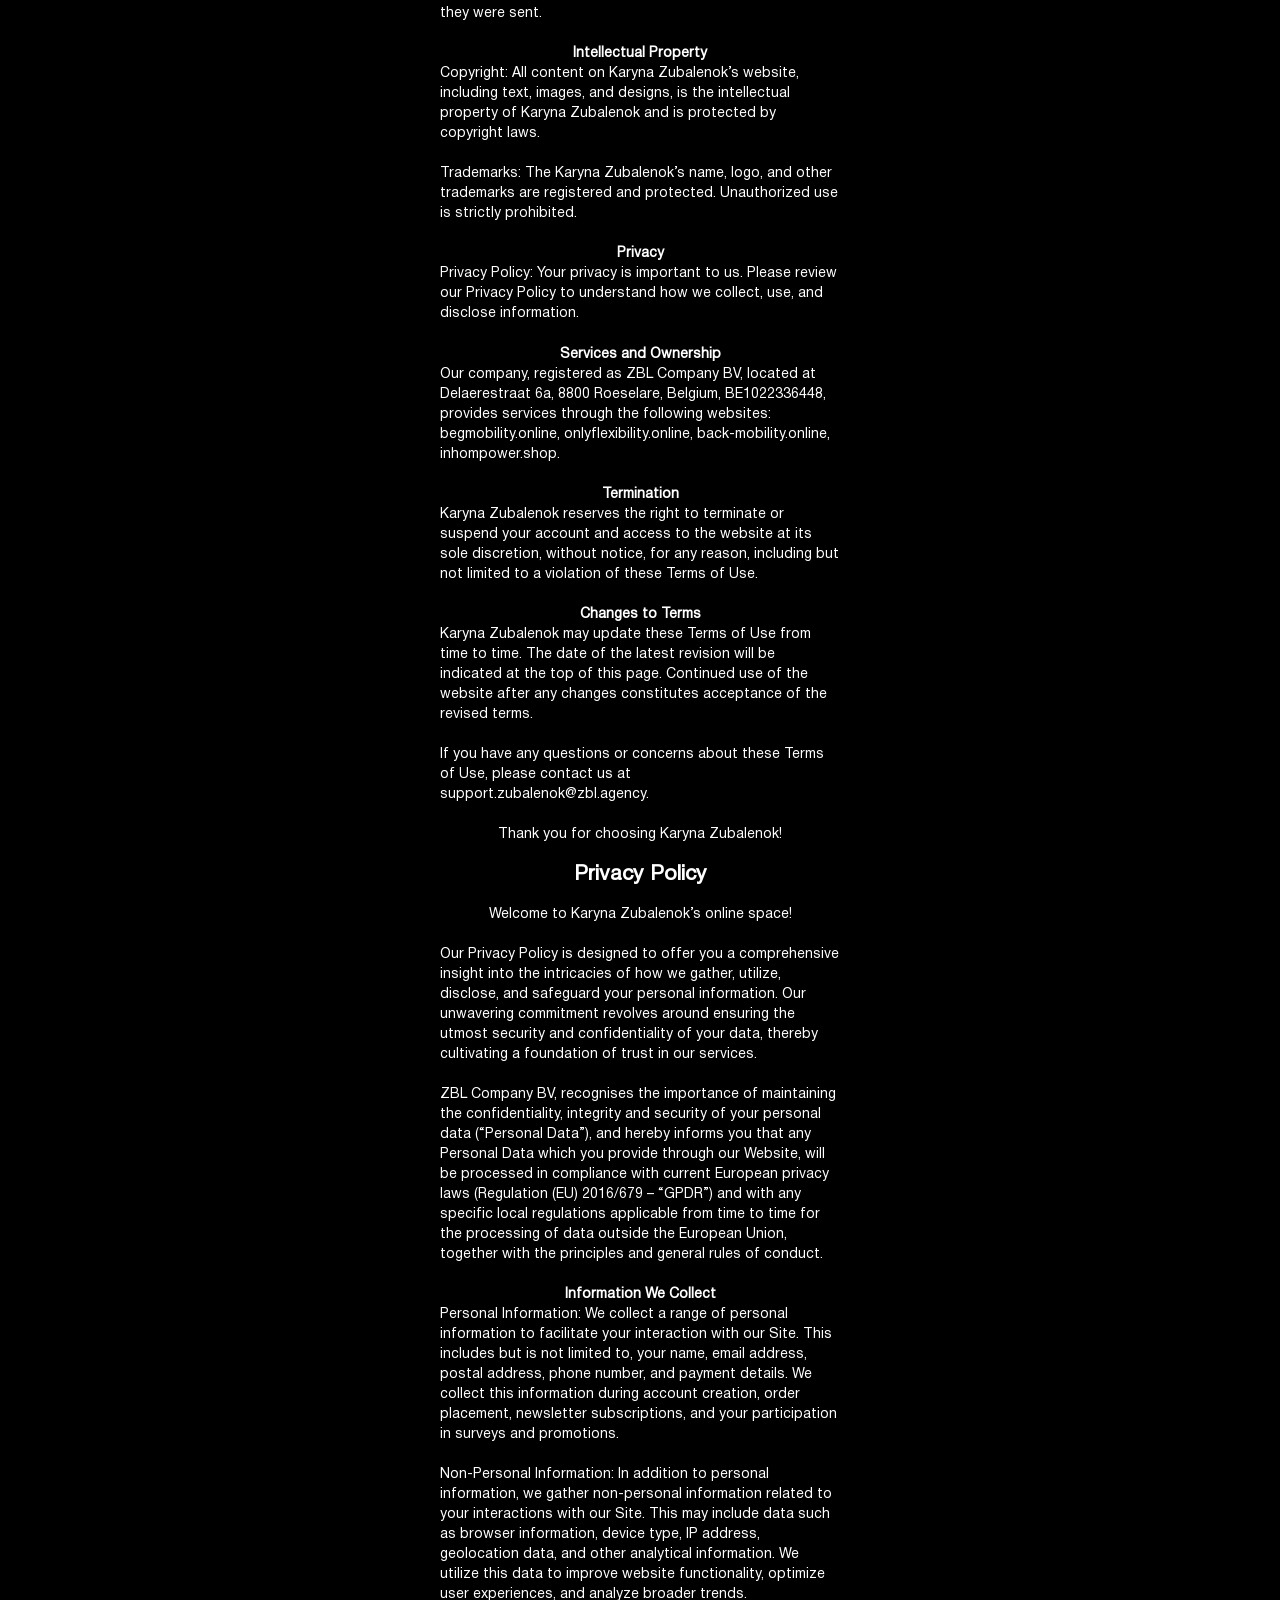
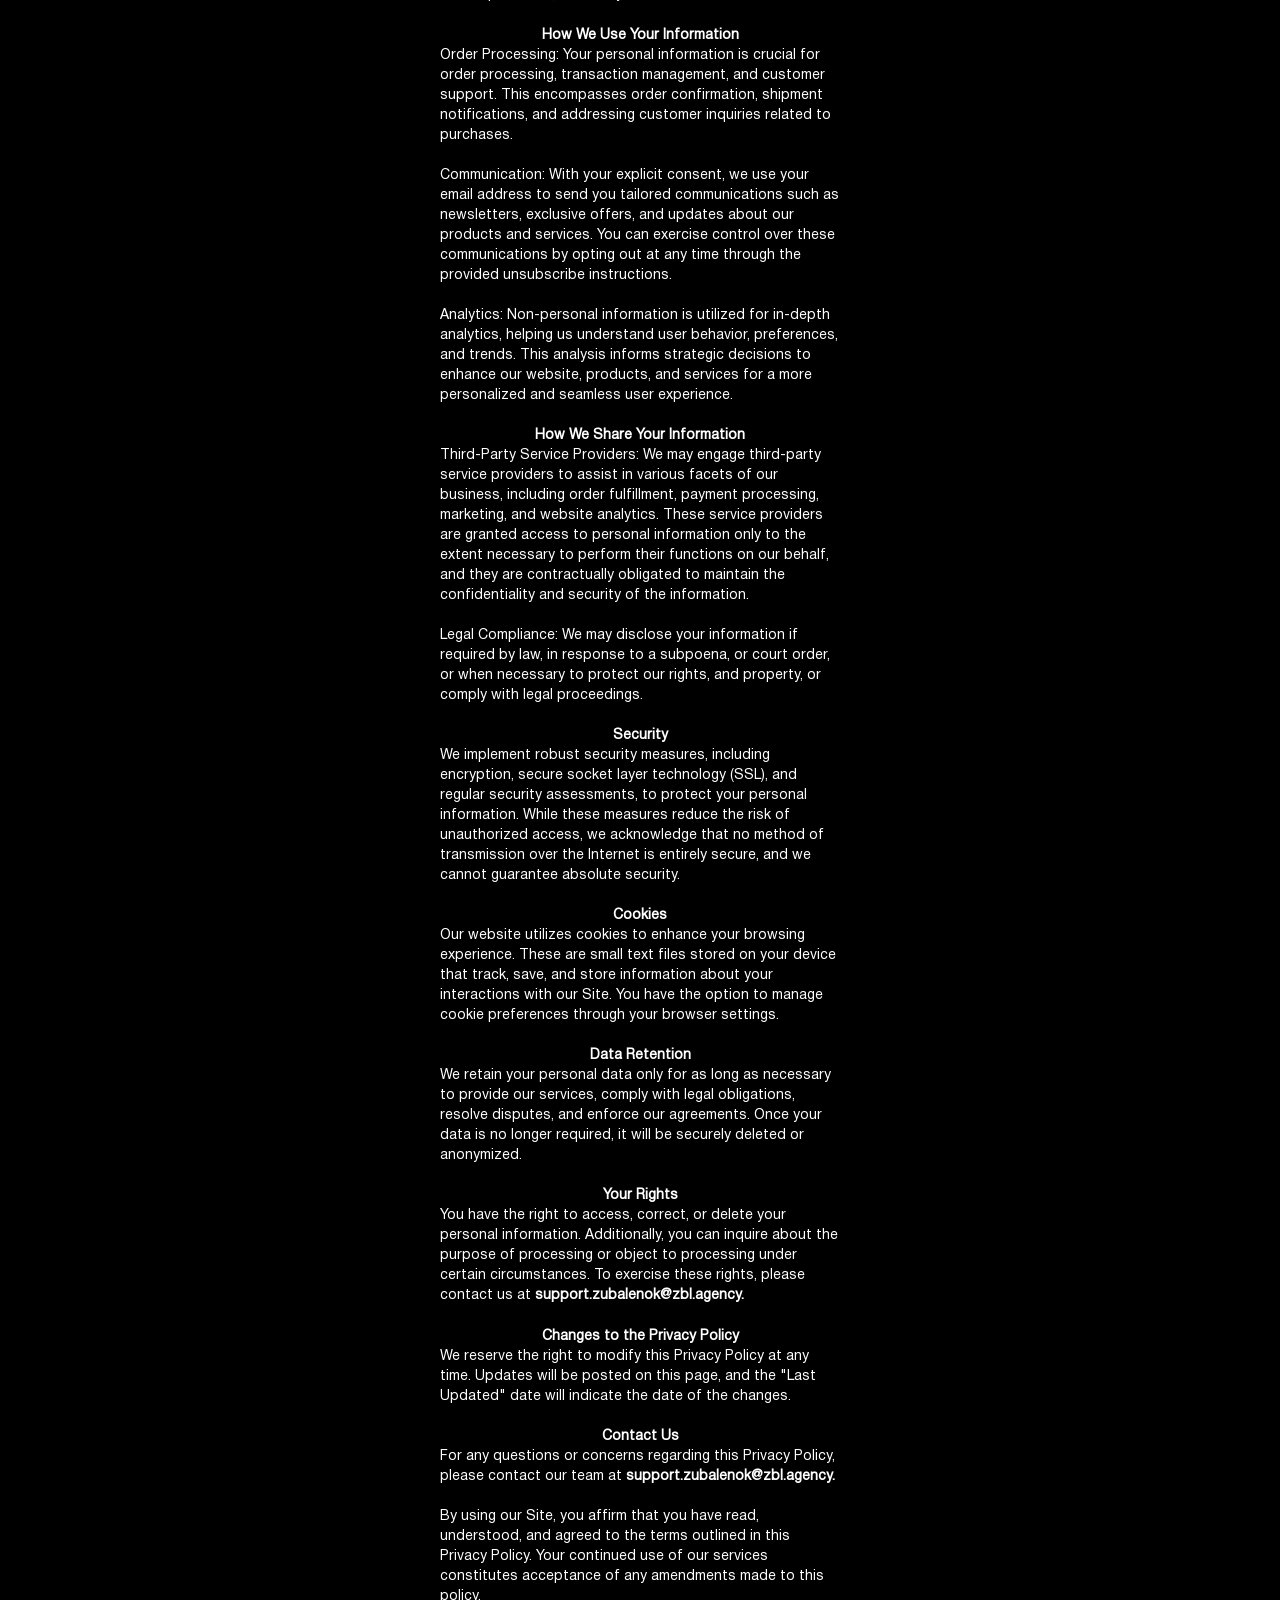
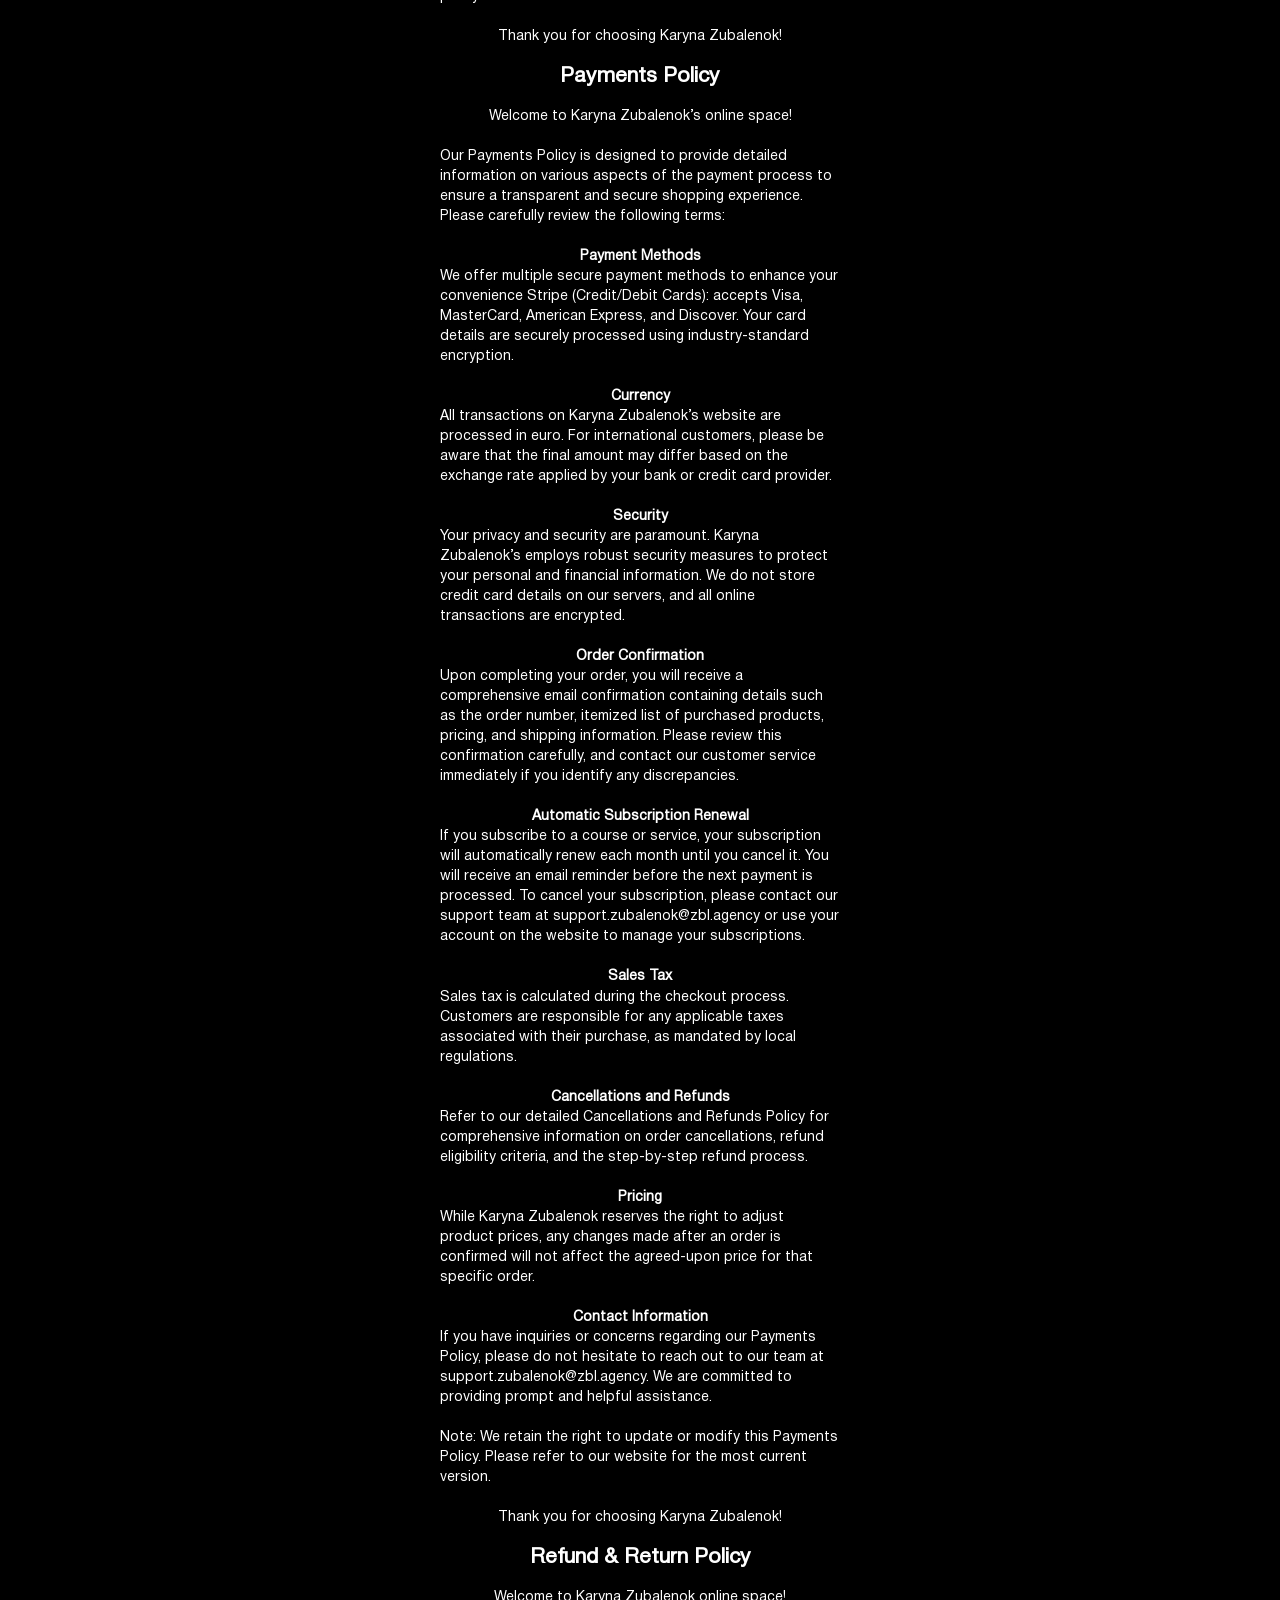
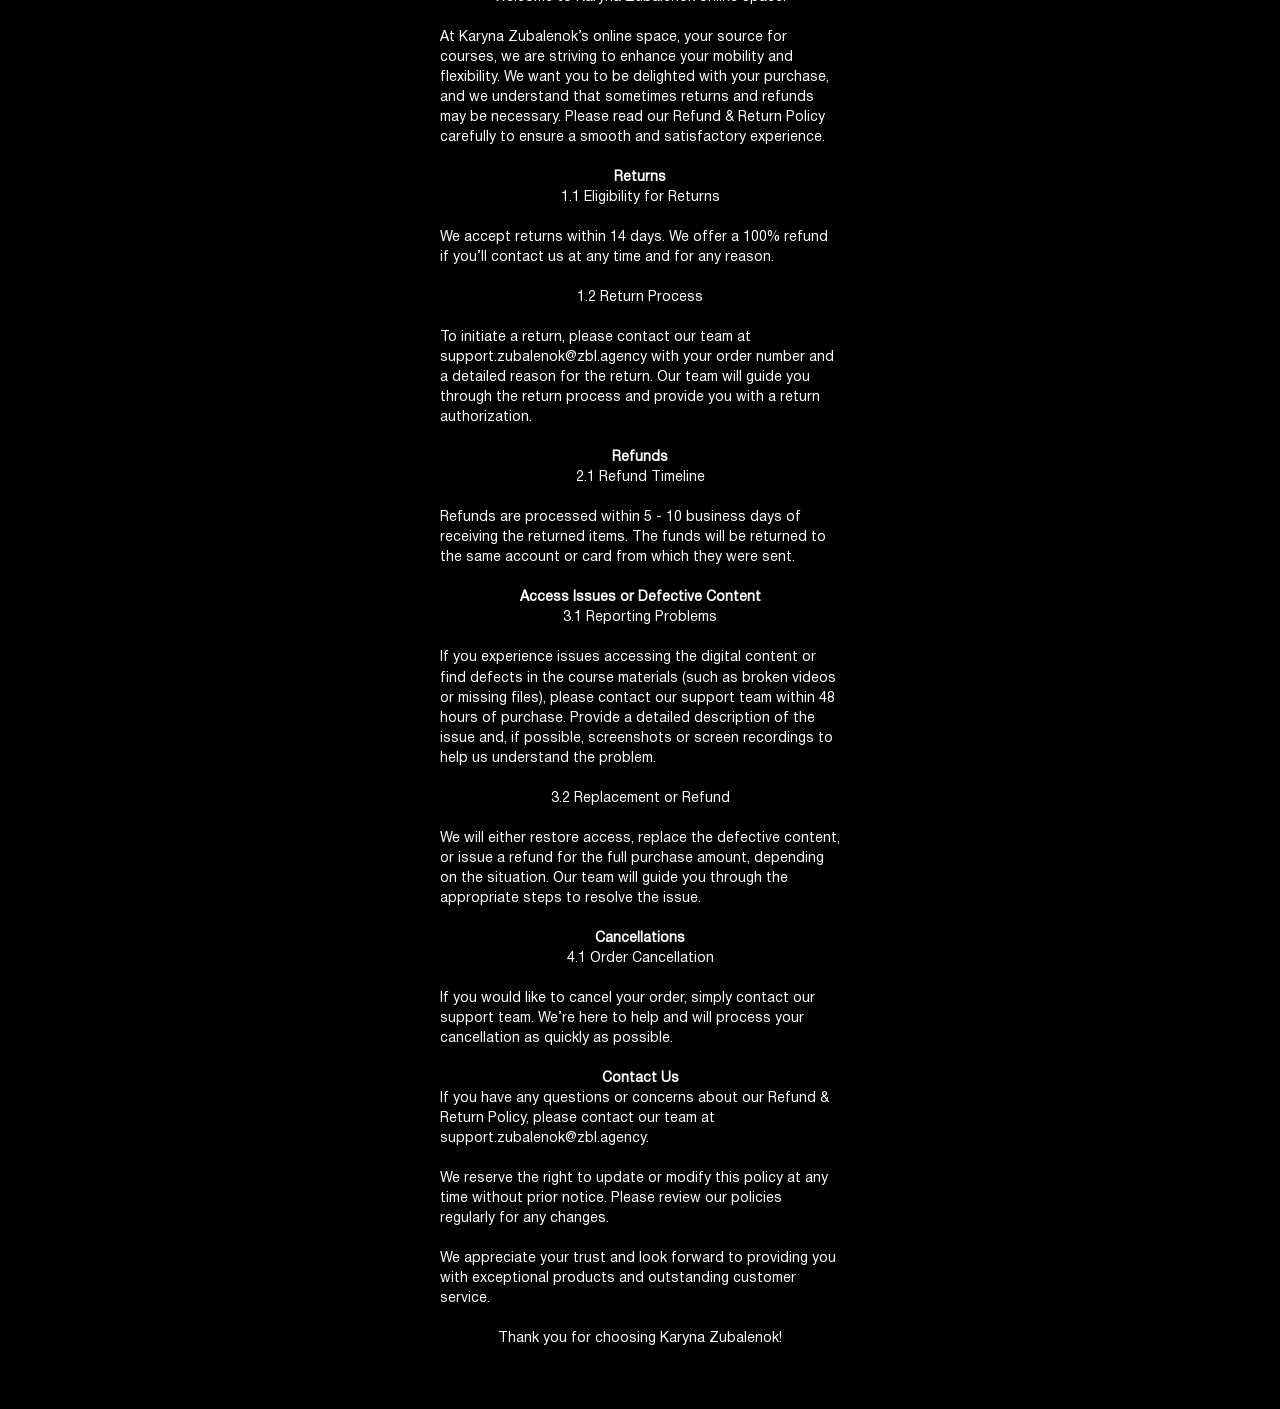
<file: thankyoupage/policy/index.html>
<!DOCTYPE html>
<html lang="en">
<head>
    <meta charset="UTF-8">
    <meta name="viewport" content="width=device-width, initial-scale=1.0">
    <link href="https://fonts.googleapis.com/css2?family=Montserrat:wght@250;300;400;500;700&display=swap"
        rel="stylesheet">
    <link href="https://fonts.googleapis.com/css2?family=Forum&display=swap" rel="stylesheet">
    <link rel="stylesheet" href="css/style.css">
    <link rel="stylesheet" href="css/fonts.css">
    <title>Privacy Policy and User Agreement</title>

</head>
<body> 
    <div class="selection">
        <div class="head">
<h2>Terms of Use</h2><br>

<p>Welcome to Karyna Zubalenok’s online space, your source for courses, created to enhance your mobility and flexibility. Before you start exploring, 
please take a moment to read and agree to our straightforward Terms of Use. 
We appreciate your careful consideration.</p><br>
<p>Our services are provided by ZBL Company BV, a company registered in Belgium, with its registered office at Delaerestraat 6a, 8800 Roeselare, Belgium, BE1022336448.</p><br>
<p><strong>Acceptance of Terms</strong></p>
<p>By accessing or using Karyna Zubalenok’s website, you acknowledge that you have read, understood, and agree to be bound by these Terms of Use. 
If you do not agree to these terms, please refrain from using our website.</p><br>

<p><strong>Use of the Website</strong></p>
<p>Eligibility: You must be at least 18 years old to use this website. By using the website, you confirm 
that you are 18 years of age or older.</p><br>

<p>Account Registration: To make a purchase, you may need to create an account. 
You are responsible for maintaining the confidentiality of 
your account information, including your password, and for all activity 
that occurs under your account.</p><br>

<p>User Content: You may submit reviews, comments, and other content. By submitting content, 
you grant Karyna Zubalenok a non-exclusive, royalty-free, perpetual, irrevocable, and fully 
sublicensable right to use, reproduce, modify, adapt, publish, translate, create derivative 
works from, distribute, and display such content.</p><br>

<p><strong>Product Information</strong></p>

<p>Exclusive product: Karyna Zubalenok offers exclusive courses. All images, descriptions, 
and specifications are provided for informational purposes only.</p><br>

<p>Pricing: All prices are in Euro and are subject to change without notice. Karyna Zubalenok 
reserves the right to modify, suspend, or discontinue the sale of any product at any time.</p><br>

<p>Limited Editions: Some items may be offered in limited quantities, and availability is not 
guaranteed. Karyna Zubalenok reserves the right to limit the quantity of items purchased per 
person or per order.</p><br>

<p><strong>Ordering and Payments</strong></p>

<p>Order Confirmation: Once you place an order, you will receive an email confirmation. This confirmation 
does not constitute acceptance of your order but serves as acknowledgment of receipt.</p><br>

<p>Payment: Payment is required at the time of purchase. We accept Stripe (Mastercard, Visa, American Express, 
Discover, and all transactions are processed securely.</p><br>

<p>Cancellation: Orders may be canceled within 24 hours of placement. After this period, cancellations may not 
be possible, and the standard return policy applies.</p><br>

<p><strong>Shipping and Delivery</strong></p>
<p>Shipping Policies: Karyna Zubalenok’s course is  a digital product, so there is no shipping involved - 
you can start learning online immediately.</p><br>

<p><strong>Returns and Exchanges</strong></p>
<p>Return Policy: Karyna Zubalenok accepts returns.  You can contact us at any time and for any reason, and 
we will refund you your money. We offer a 100% refund if the customer contacts us within 14 days.</p><br>

<p>Refund Processing: Refunds are processed within 5 - 10 business days of receiving the 
returned items. The funds will be returned to the same account or card from which they were sent.</p><br>

<p><strong>Intellectual Property</strong></p>

<p>Copyright: All content on Karyna Zubalenok’s website, including text, images, 
and designs, is the intellectual property of Karyna Zubalenok and is protected by copyright laws.</p><br>

<p>Trademarks: The Karyna Zubalenok’s name, logo, 
and other trademarks are registered and protected. Unauthorized use is strictly prohibited.</p><br>

<p><strong>Privacy</strong></p>

<p>Privacy Policy: Your privacy is important to us. Please review our Privacy Policy to 
understand how we collect, use, and disclose information.</p><br>

<p><strong>Services and Ownership</strong></p>

<p>Our company, registered as ZBL Company BV, located at Delaerestraat 6a, 8800 Roeselare, Belgium, 
BE1022336448, provides services through the following websites: begmobility.online, onlyflexibility.online, 
back-mobility.online, inhompower.shop.</p><br>

<p><strong>Termination</strong></p>

<p>Karyna Zubalenok reserves the right to terminate or suspend your account and access to the 
website at its sole discretion, without notice, for any reason, including but not limited to a 
violation of these Terms of Use.</p><br>

<p><strong>Changes to Terms</strong></p>

<p>Karyna Zubalenok may update these Terms of Use from time to time. The date of the latest 
revision will be indicated at the top of this page. Continued use of the website after any 
changes constitutes acceptance of the revised terms.</p><br>

<p>If you have any questions or concerns about these Terms of Use, please contact us at 
support.zubalenok@zbl.agency.</p><br>

<p>Thank you for choosing Karyna Zubalenok!</p><br>

<h2>Privacy Policy</h2><br>

<p>Welcome to Karyna Zubalenok’s online space!</p><br>

<p>Our Privacy Policy is designed to offer you a comprehensive insight into the intricacies 
of how we gather, utilize, disclose, and safeguard your personal information. Our unwavering 
commitment revolves around ensuring the utmost security and confidentiality of your data, thereby 
cultivating a foundation of trust in our services.</p><br>

<p>ZBL Company BV, recognises the importance of maintaining the confidentiality, integrity and 
security of your personal data (“Personal Data”), and hereby informs you that any Personal Data 
which you provide through our Website, will be processed in compliance with current European 
privacy laws (Regulation (EU) 2016/679 – “GPDR”) and with any specific local regulations 
applicable from time to time for the processing of data outside the European Union, together 
with the principles and general rules of conduct.</p><br>

<p><strong>Information We Collect</strong></p>

<p>Personal Information:
We collect a range of personal information to facilitate your interaction with our Site. 
This includes but is not limited to, your name, email address, postal address, phone number, 
and payment details. We collect this information during account creation, order placement, 
newsletter subscriptions, and your participation in surveys and promotions.</p><br>
<p>Non-Personal Information:
In addition to personal information, we gather non-personal information related to your 
interactions with our Site. This may include data such as browser information, device type, 
IP address, geolocation data, and other analytical information. We utilize this data to improve 
website functionality, optimize user experiences, and analyze broader trends.</p><br>

<p><strong>How We Use Your Information</strong></p>
<p>Order Processing:
Your personal information is crucial for order processing, transaction management,
 and customer support. This encompasses order confirmation, shipment notifications, 
 and addressing customer inquiries related to purchases.
</p><br>

<p>Communication:
With your explicit consent, we use your email address to send you tailored communications 
such as newsletters, exclusive offers, and updates about our products and services. 
You can exercise control over these communications by opting out at any time through the 
provided unsubscribe instructions.
</p><br>

<p>Analytics:
Non-personal information is utilized for in-depth analytics, helping us understand user behavior, 
preferences, and trends. This analysis informs strategic decisions to enhance our website, products, 
and services for a more personalized and seamless user experience.</p><br>

<p><strong>How We Share Your Information</strong></p>

<p>Third-Party Service Providers:
We may engage third-party service providers to assist in various facets of our business, 
including order fulfillment, payment processing, marketing, and website analytics. These service 
providers are granted access to personal information only to the extent necessary to perform their 
functions on our behalf, and they are contractually obligated to maintain the confidentiality and 
security of the information.</p><br>

<p>Legal Compliance:
We may disclose your information if required by law, in response to a subpoena, or court order, 
or when necessary to protect our rights, and property, or comply with legal proceedings.</p><br>

<p><strong>Security</strong></p>
<p>We implement robust security measures, including encryption, secure socket layer technology (SSL), 
and regular security assessments, to protect your personal information. While these measures reduce 
the risk of unauthorized access, we acknowledge that no method of transmission over the Internet is 
entirely secure, and we cannot guarantee absolute security.</p><br>

<p><strong>Cookies</strong></p>
<p>Our website utilizes cookies to enhance your browsing experience. These are small text files 
stored on your device that track, save, and store information about your interactions with our Site. 
You have the option to manage cookie preferences through your browser settings.</p><br>

<p><strong>Data Retention</strong></p>
<p>We retain your personal data only for as long as necessary to provide our services, comply 
with legal obligations, resolve disputes, and enforce our agreements. Once your data is no longer 
required, it will be securely deleted or anonymized.</p><br>

<p><strong>Your Rights</strong></p>
<p>You have the right to access, correct, or delete your personal information. Additionally,
you can inquire about the purpose of processing or object to processing under certain circumstances. 
To exercise these rights, please contact us at <b>support.zubalenok@zbl.agency.</b></p><br>

<p><strong>Changes to the Privacy Policy</strong></p>
<p>We reserve the right to modify this Privacy Policy at any time. Updates will be posted on this page, and the 
"Last Updated" date will indicate the date of the changes.</p><br>

<p><strong>Contact Us</strong></p>
<p>For any questions or concerns regarding this Privacy Policy, please contact our team at 
<b>support.zubalenok@zbl.agency.</b></p><br>

<p>By using our Site, you affirm that you have read, understood, and agreed to the terms 
outlined in this Privacy Policy. Your continued use of our services constitutes acceptance of 
any amendments made to this policy.</p><br>

<p>Thank you for choosing Karyna Zubalenok!</p><br>

<h2>Payments Policy</h2><br>

<p>Welcome to Karyna Zubalenok’s online space!</p><br>
<p>Our Payments Policy is designed to provide detailed information on various aspects of 
the payment process to ensure a transparent and secure shopping experience. Please carefully 
review the following terms:</p><br>

<p><strong>Payment Methods</strong></p>
<p>We offer multiple secure payment methods to enhance your convenience Stripe (Credit/Debit Cards): 
accepts Visa, MasterCard, American Express, and Discover. Your card details are securely processed 
using industry-standard encryption.</p><br>

<p><strong>Currency</strong></p>
<p>All transactions on Karyna Zubalenok’s website are processed in euro. For international customers, 
please be aware that the final amount may differ based on the exchange rate applied by your bank or 
credit card provider.</p><br>

<p><strong>Security</strong></p>
<p>Your privacy and security are paramount. Karyna Zubalenok’s employs robust security measures to 
protect your personal and financial information. We do not store credit card details on our servers, 
and all online transactions are encrypted.</p><br>

<p><strong>Order Confirmation</strong></p>
<p>Upon completing your order, you will receive a comprehensive email confirmation containing 
details such as the order number, itemized list of purchased products, pricing, and shipping 
information. Please review this confirmation carefully, and contact our customer service 
immediately if you identify any discrepancies.</p><br>

<p><strong>Automatic Subscription Renewal</strong></p>
<p>If you subscribe to a course or service, your subscription will automatically renew each month 
until you cancel it. You will receive an email reminder before the next payment is processed. 
To cancel your subscription, please contact our support team at support.zubalenok@zbl.agency  
or use your account on the website to manage your subscriptions.</p><br>

<p><strong>Sales Tax</strong></p>
<p>Sales tax is calculated during the checkout process. Customers are responsible for any 
applicable taxes associated with their purchase, as mandated by local regulations.</p><br>

<p><strong>Cancellations and Refunds</strong></p>
<p>Refer to our detailed Cancellations and Refunds Policy for comprehensive information on order 
cancellations, refund eligibility criteria, and the step-by-step refund process.</p><br>

<p><strong>Pricing</strong></p>
<p>While Karyna Zubalenok reserves the right to adjust product prices, any changes made after an order
 is confirmed will not affect the agreed-upon price for that specific order.</p><br>
 
<p><strong>Contact Information</strong></p>
<p>If you have inquiries or concerns regarding our Payments Policy, please do not hesitate to reach out 
 to our team at support.zubalenok@zbl.agency. We are committed to providing prompt and helpful 
 assistance.</p><br>
 
 <p>Note: We retain the right to update or modify this Payments Policy. Please refer to our website for 
  the most current version.</p><br>
  
<p>Thank you for choosing Karyna Zubalenok!</p><br>

<h2>Refund & Return Policy</h2><br>

<p>Welcome to Karyna Zubalenok online space!</p><br>
<p>At Karyna Zubalenok’s online space, your source for courses, we are striving to enhance your 
mobility and flexibility. We want you to be delighted with your purchase, and we understand that 
sometimes returns and refunds may be necessary. Please read our Refund & Return Policy carefully 
to ensure a smooth and satisfactory experience.</p><br>

<p><strong>Returns</strong></p>

<p>1.1 Eligibility for Returns</p><br>
<p>We accept returns within 14 days. We offer a 100% refund if you’ll contact us at any 
time and for any reason.</p><br>

<p>1.2 Return Process</p><br>
<p>To initiate a return, please contact our team at support.zubalenok@zbl.agency with your 
order number and a detailed reason for the return. Our team will guide you through the return 
process and provide you with a return authorization.</p><br>

<p><strong>Refunds</strong></p>
<p>2.1 Refund Timeline</p><br>
<p>Refunds are processed within 5 - 10 business days of receiving the returned items. The funds will be 
returned to the same account or card from which they were sent.</p><br>

<p><strong>Access Issues or Defective Content</strong></p>
<p>3.1 Reporting Problems</p><br>
<p>If you experience issues accessing the digital content or find defects in the course materials 
(such as broken videos or missing files), please contact our support team within 48 hours of purchase. 
Provide a detailed description of the issue and, if possible, screenshots or screen recordings to 
help us understand the problem.</p><br>
<p>3.2 Replacement or Refund</p><br>
<p>We will either restore access, replace the defective content, or issue a refund for the full 
purchase amount, depending on the situation. Our team will guide you through the appropriate steps 
to resolve the issue.</p><br>

<p><strong>Cancellations</strong></p>
<p>4.1 Order Cancellation</p><br>
<p>If you would like to cancel your order, simply contact our support team. We’re here to help and will 
process your cancellation as quickly as possible.</p><br>

<p><strong>Contact Us</strong></p>
<p>If you have any questions or concerns about our Refund & Return Policy, please contact our team at 
support.zubalenok@zbl.agency.</p><br>
<p>We reserve the right to update or modify this policy at any time without prior notice. Please review our 
policies regularly for any changes.</p><br>
<p>We appreciate your trust and look forward to providing you with exceptional products and outstanding customer 
service.</p><br>
<p>Thank you for choosing Karyna Zubalenok!</p><br>

</body>
</html>
</file>
<file: css/fonts.css>
@font-face {
  font-family: "DINCondensed";
  font-style: normal;
  font-weight: 700;
  src: url("../fonts/DINCondensed-Regular.ttf") format("truetype"); 
}

@font-face {
  font-family: "aa_higherup";
  font-style: normal;
  font-weight: normal;
  src: url("../fonts/aa_higherup.ttf") format("truetype"); 
}

@font-face {
  font-family: "Inter";
  font-style: normal;
  font-weight: normal;
  src: url("../fonts/Inter-VariableFont_opsz,wght.ttf") format("truetype"); 
}

@font-face {
  font-family: "Inter-Bold";
  font-style: normal;
  font-weight: normal;
  src: url("../fonts/Inter_18pt-ExtraBold.ttf") format("truetype"); 
}

@font-face {
  font-family: "DrukCyr";
  font-style: normal;
  font-weight: normal;
  src: url("../fonts/DrukCyr-Medium.ttf") format("truetype"); 
}

@font-face {
  font-family: "Anton";
  font-style: normal;
  font-weight: normal;
  src: url("../fonts/Anton-Regular.ttf") format("truetype"); 
}

@font-face {
  font-family: "Songer";
  font-style: normal;
  font-weight: normal;
  src: url("../fonts/songer.otf") format("truetype"); 
}

@font-face {
  font-family: "Songer_CM";
  font-style: normal;
  font-weight: normal;
  src: url("../fonts/SONGER_CM.otf") format("truetype"); 
}
</file>
<file: css/style.css>
*,
*::before,
*::after {
    box-sizing: border-box;
}

/* Remove default margin */
* {
    margin: 0;
}

/* Core body defaults */
html:focus-within {
    scroll-behavior: smooth;
}

body {
    min-height: 100vh;
    line-height: 1.5;
    -webkit-font-smoothing: antialiased;
    font-family: sans-serif;
}

/* Media defaults */
img,
picture,
video,
canvas,
svg {
    display: block;
    max-width: 100%;
}

/* Remove built-in form typography styles */
input,
button,
textarea,
select {
    font: inherit;
}

/* Avoid text overflows */
h1,
h2,
h3,
h4,
h5,
h6 {
    overflow-wrap: break-word;
    font-family: "Inter";
}

/* Remove list styles */
ul,
ol {
    list-style: none;
    padding: 0;
}

/* Anchor defaults */
a {
    text-decoration: none;
    color: inherit;
}

/* Tables */
table {
    border-collapse: collapse;
    border-spacing: 0;
}

/* Buttons reset */
button {
    background: none;
    border: none;
    cursor: pointer;
}

/* Root stacking context */
#root,
#__next {
    isolation: isolate;
}

.wrapper {
    max-width: 428px;
    width: 100%;
    padding: 0 10px;
    margin: 0 auto;
    overflow: hidden;
}

.hero {
    height: 800px;
    /* Стандартна висота для екрану 428px (напр. iPhone 13/14 Pro Max) */
    position: relative;
    overflow: hidden;
    background-color: #050505;
    display: flex;
    flex-direction: column;
    max-width: 428px;
    margin: 0 auto;
}

.hero-bg {
    position: absolute;
    top: 0;
    left: 0;
    width: 100%;
    height: 100%;
    object-fit: cover;
    z-index: 1;
}

/* Шар для контенту (поверх фонового фото) */
.content-layer {
    position: absolute;
    top: 0;
    left: 0;
    width: 100%;
    height: 100%;
    z-index: 2;
    display: flex;
    flex-direction: column;
    justify-content: space-between;
}

/* ВЕРХНЯ ЧАСТИНА */
.top-section {
    display: flex;
    flex-direction: column;
    align-items: center;
    width: 100%;
    padding-top: 30px;
}

/* Помаранчевий банер */
.top-banner {
    width: 100%;
    background-color: #fa4a14;
    color: #ffffff;
    text-align: center;
    padding: 12px 0;
    font-size: 13px;
    font-weight: 600;
    letter-spacing: 0.3px;
}

/* Головний заголовок */
.title {
    font-family: "Inter-Bold";
    color: #ffffff;
    font-size: 40px;
    line-height: 1.15;
    text-align: center;
    margin-top: 25px;
    font-weight: 800;
    letter-spacing: 0.5px;
    text-transform: uppercase;
}

.title .highlight {
    color: #e63916;
}

/* НИЖНЯ ЧАСТИНА */
.bottom-section {
    width: 100%;
    display: flex;
    flex-direction: column;
    align-items: center;
    padding-bottom: 35px;
}

.header__price {
    position: absolute;
    transform: rotate(3deg);
    border-radius: 200px;
    flex-direction: column;
    justify-content: center;
    align-items: center;
    text-align: center;
    width: 26.33vw;
    height: 26.33vw;
    bottom: 18%;
    right: 5%;
    display: flex;
    z-index: 9;
    cursor: pointer;
    transition: .3s;
    box-shadow: 0 0 38px 0 #000;
    background: rgba(255, 255, 255, .1);
}

.header__price-was {
    font-size: 4vw;
    line-height: 120%;
    color: #fff;
}

.header__price-now {
    line-height: 110%;
    font-size: 7.63vw;
    font-weight: 700;
    color: #FF4400;
}

.header__price-was span::before {
    content: "";
    display: block;
    width: 100%;
    height: .3vw;
    position: absolute;
    top: 1.6vw;
    left: 0;
    background-color: red;
}

.header__price::after {
    background-repeat: no-repeat;
    background-size: contain;
    content: "";
    display: block;
    width: 35.33vw;
    height: 35.33vw;
    margin-top: -3%;
    position: absolute;
    z-index: -1;
    background-image: url(../images/price-m-frame.png);
}

@media (min-width: 430px) {
    .header__price {
        position: absolute;
        transform: rotate(3deg);
        border-radius: 200px;
        flex-direction: column;
        justify-content: center;
        align-items: center;
        text-align: center;
        width: 113px; /* 26.33vw */
        height: 113px; /* 26.33vw */
        bottom: 18%;
        right: 5%;
        display: flex;
        z-index: 9;
        cursor: pointer;
        transition: .3s;
        box-shadow: 0 0 38px 0 #000;
        background: rgba(255, 255, 255, .1);
    }

    .header__price-was {
        font-size: 17px; /* 4vw */
        line-height: 120%;
        color: #fff;
    }

    .header__price-now {
        line-height: 110%;
        font-size: 33px; /* 7.63vw */
        font-weight: 700;
        color: #FF4400;
    }

    .header__price-was span::before {
        content: "";
        display: block;
        width: 100%;
        height: 1.5px; /* .3vw */
        position: absolute;
        top: 7px; /* 1.6vw */
        left: 0;
        background-color: red;
    }

    .header__price::after {
        background-repeat: no-repeat;
        background-size: contain;
        content: "";
        display: block;
        width: 152px; /* 35.33vw */
        height: 152px; /* 35.33vw */
        margin-top: -3%;
        position: absolute;
        z-index: -1;
        background-image: url(../images/price-m-frame.png);
    }
}

.header__price-was span, .holding-items-element-wrp {
    position: relative;
}

/* Текст перед кнопкою */
.question-text {
    color: #ffffff;
    font-size: 14.5px;
    font-weight: 800;
    text-align: center;
    margin-bottom: 8px;
    letter-spacing: 0.2px;
    text-transform: uppercase;
}

/* Кнопка із таймером */
.cta-button {
    width: 388px;
    height: 65px;
    border: 2px solid #e63916;
    border-radius: 35px;
    display: flex;
    justify-content: center;
    align-items: center;
    text-decoration: none;
    background: rgba(10, 4, 2, 0.8);
    backdrop-filter: blur(4px);
    box-shadow: inset 0 0 15px rgba(230, 57, 22, 0.1);
}

.cta-button-text {
    color: #ffffff;
    font-size: 20px;
    font-weight: 800;
    letter-spacing: 0.5px;
}

.cta-button-timer {
    color: #e63916;
    font-size: 20px;
    font-weight: 800;
    margin-left: 6px;
    letter-spacing: 0.5px;
}

.badge {
    background-color: #ff4a00;
    color: #ffffff;
    font-size: 13px;
    font-weight: 600;
    text-transform: uppercase;
    padding: 8px 16px;
    border-radius: 20px;
    display: inline-block;
    margin-top: 60px;
    margin-bottom: 25px;
    letter-spacing: 0.5px;
}

/* Головний заголовок */
.main-title {
    font-size: 36px;
    font-weight: 900;
    line-height: 1.1;
    font-family: "Inter-Bold";
    color: #000000;
    margin-bottom: 25px;
    text-transform: uppercase;
    letter-spacing: -0.5px;
}

.main-title span{
    color: #ff4a00;
}

.main-title .highlight {
    color: #ff4a00;
    font-style: italic;
}

/* Описовий текст */
.description {
    font-size: 16.5px;
    line-height: 1.45;
    color: #1a1a1a;
    margin-bottom: 35px;
    letter-spacing: -0.2px;
}

.description strong {
    font-weight: 700;
    color: #000000;
}

/* Контейнер для карток */
.cards-container {
    display: flex;
    flex-direction: column;
    gap: 20px;
}

/* Окрема картка */
.card {
    background-color: #ffffff;
    border-radius: 18px;
    padding: 20px 18px;
    display: flex;
    align-items: center;
    box-shadow: 0 6px 20px rgba(0, 0, 0, 0.153);
    border: 1px solid #f2f2f2;
}

/* Номерок картки */
.card-number {
    color: #ff4a00;
    font-size: 18px;
    font-weight: 800;
    border: 1px solid #fdbcb4;
    background-color: #fff6f4;
    padding: 4px 5px;
    border-radius: 3px;
    line-height: 1;
    margin-right: 15px;
}

/* Іконка (Емодзі) */
.card-icon {
    font-size: 55px;
    line-height: 1;
    margin-right: 18px;
    font-family: "Apple Color Emoji", "Segoe UI Emoji", "Segoe UI Symbol", sans-serif;
    flex-shrink: 0;
}

/* Текст картки */
.card-text {
    font-size: 18.5px;
    font-weight: 800;
    line-height: 1.3;
    text-transform: uppercase;
    color: #000000;
}

.text-orange {
    color: #ff4a00;
}

/* Спеціальний стиль для 3-ї картки (менший текст) */
.card-text.small-text {
    font-size: 14px;
    line-height: 1.3;
}

.solutions-block {
    font-family: sans-serif;
    padding: 30px 0;
    max-width: 600px;
    margin: 0 auto;
}

.solutions-block .orange-text {
    color: #ff4a00;
}

.solutions-block p{
    font-style: italic;
}

.tag-section {
    display: flex;
    gap: 15px;
    margin-top: 20px;
}

.solution-tag {
    background-color: #ff4a00;
    color: white;
    padding: 10px 18px;
    border-radius: 30px;
    font-size: 14px;
    font-weight: bold;
}

.solution-description {
    color: #444;
    font-size: 16px;
    line-height: 1.5;
    margin-top: 20px;
}

.protocols-container {
    display: flex;
    flex-direction: column;
    gap: 20px;
    margin-top: 30px;
}

.protocol-card {
    display: flex;
    position: relative;
    background-color: #141414;
    color: white;
    padding: 25px;
    border-left: 3px solid #FF4400;
    border-radius: 20px;
    overflow: visible; /* Дозволити виступати зображенням */
    height: 180px; /* Фіксована висота для ефекту виступання зображень */
}


.card-content {
    flex: 1;
    display: flex;
    flex-direction: column;
    justify-content: center;
    padding-left: 10px;
}

.protocol-title {
    color: #F33918;
    font-size: 21px;
    margin: 0;
    font-weight: bold;
}

.protocol-name {
    color: white;
    font-size: 18px;
    margin-bottom: 10px;
    font-weight: bold;
    text-transform: uppercase;
}

.protocol-desc {
    color: #aaa;
    font-size: 15px;
    margin: 0;
    line-height: 1.4;
}

.protocol-model {
    position: absolute;
    right: 10px;
    bottom: -1px; /* Початкове розташування, щоб зображення стояли на нижньому краї картки */
    width: auto;
    height: 170px;
    display: block;
    object-fit: contain;
    object-position: bottom right;
}

/* Специфічне налаштування відступання для кожного зображення на основі макета */
.model-1 {
   right: -10px;
}

.model-3 {
    right: -10px;
}

.course-info-banner {
    background-color: #FF4400; /* Відтінок помаранчевого з макета */
    border-radius: 22px;
    padding: 32px 15px;
    max-width: 100%; /* Ширина з урахуванням відступів (428px - 20px з обох боків) */
    text-align: center;
    box-sizing: border-box;
}

.course-info-banner p {
    color: #ffffff;
    font-family: 'Inter', sans-serif;
    font-size: 14px;
    font-weight: 500;
    line-height: 1.6;
    letter-spacing: 1.8px; /* Збільшена відстань між літерами, як на макеті */
    margin: 0;
    text-transform: uppercase;
}

.system-inside-block {
    font-family: 'Inter', sans-serif;
    background-color: #ffffff;
    max-width: 428px;
    margin: 0 auto;
    padding: 30px 0px;
    box-sizing: border-box;
}

.system-inside-block .orange-text {
    color: #ef4c23; /* Помаранчевий колір з макету */
}

/* Рядки з телефонами та текстом */
.feature-row {
    display: flex;
    align-items: flex-start;
    gap: 15px;
    margin-top: 35px;
    padding-right: 10px;
}

.phone-wrapper {
    flex: 0 0 120px; /* Фіксована ширина для телефону */
}

.phone-img {
    width: 100%;
    height: auto;
    display: block;
}

.feature-info {
    flex: 1;
    padding-top: 5px;
}

.feature-subtitle {
    color: #ef4c23;
    font-size: 14.5px;
    font-weight: 700;
    line-height: 1.3;
    margin: 0 0 12px 0;
    letter-spacing: 0.2px;
}

.feature-list {
    margin: 0 0 12px 0;
    padding-left: 20px;
}

.feature-list li {
    font-size: 15px;
    color: #000000;
    line-height: 1.3;
    margin-bottom: 4px;
    font-weight: 500;
    list-style: initial;
}

.feature-desc {
    font-size: 15px;
    color: #000000;
    line-height: 1.4;
    margin: 0;
    font-weight: 500;
}

.mt-spacing {
    margin-top: 15px;
}

/* Секція трекінгу */
.tracking-section {
    margin-top: 55px;
    padding-right: 20px;
}

.track-badge {
    display: inline-block;
    background-color: #ef4c23;
    color: #ffffff;
    padding: 8px 18px;
    border-radius: 25px;
    font-size: 14px;
    font-weight: 600;
    letter-spacing: 0.5px;
    text-transform: uppercase;
    margin-bottom: 20px;
}

.tracking-heading {
    font-size: 36px;
    font-weight: 900;
    font-family: "Inter-Bold";
    color: #000000;
    line-height: 1.05;
    margin: 0 0 15px 0;
    text-transform: uppercase;
    letter-spacing: -1px;
}

.tracking-text {
    font-size: 16.5px;
    line-height: 1.4;
    color: #1a1a1a;
    margin: 0;
}

.tracking-text strong {
    font-weight: 700;
    color: #000000;
}

.adapt-text {
    text-align: center;
    font-style: italic;
    font-size: 16px;
    font-weight: 500;
    color: #000000;
    margin: 0 0 35px 0;
    letter-spacing: 0.2px;
}

.guarantee-card {
    background: linear-gradient(90deg, #f33918 0.96%, #ff5900 46.15%, #f33918 100%);
    border-radius: 22px;
    padding: 30px 20px;
    display: flex;
    align-items: center;
    gap: 18px;
}

.guarantee-badge {
    flex: 0 0 95px; /* Фіксована ширина для бейджа */
}

.badge-img {
    width: 100%;
    height: auto;
    display: block;
}

.guarantee-info {
    flex: 1;
}

.guarantee-heading {
    color: #ffffff;
    font-size: 21px;
    font-weight: 700;
    margin: 0 0 12px 0;
    line-height: 1.25;
    letter-spacing: 0.3px;
}

.guarantee-paragraph {
    color: #ffffff;
    font-size: 13px;
    font-weight: 400;
    line-height: 1.45;
    margin: 0;
}

.timeline-roadmap {
    font-family: 'Inter', sans-serif;
    max-width: 428px;
    margin: 0 auto;
    padding: 20px 0px;
    background-color: #ffffff;
    box-sizing: border-box;
}

.timeline-step {
    position: relative;
    padding-left: 35px;
    padding-bottom: 25px;
}

/* Вертикальна лінія */
.step-line {
    position: absolute;
    left: 10px; /* Вирівнювання по центру вузла */
    top: 24px;
    bottom: 0;
    width: 2px;
}

.hidden-line {
    display: none;
}

/* Вузли (крапочки на таймлайні) */
.step-node {
    position: absolute;
    left: -4px;
    top: 0;
    width: 30px;
    height: 30px;
    border-radius: 50%;
    background-color: #fff;
    box-sizing: border-box;
    display: flex;
    justify-content: center;
    align-items: center;
}

.step-node::after {
    content: '';
    width: 8px;
    height: 8px;
    border-radius: 50%;
}

/* Заголовок кроку та бейдж */
.step-header {
    display: flex;
    justify-content: space-between;
    align-items: flex-start;
    margin-bottom: 20px;
    padding-top: 2px;
}

.step-header h3 {
    margin: 0;
    font-size: 16px;
    font-weight: 700;
    color: #000000;
}

.step-badge-group {
    display: flex;
    flex-direction: column;
    align-items: flex-end;
}

.days-badge {
    padding: 4px 10px;
    border-radius: 4px;
    font-size: 10px;
    font-weight: 700;
    color: #ffffff;
    letter-spacing: 0.5px;
}

.days-badge.text-dark {
    color: #000000;
}

.progress-dashes {
    display: flex;
    gap: 3px;
    margin-top: 5px;
}

.progress-dashes .dash {
    width: 14px;
    height: 4px;
    border-radius: 2px;
    background-color: #e0e0e0;
}

/* Елементи списку (пін + текст) */
.info-item {
    display: flex;
    align-items: flex-start;
    gap: 12px;
    margin-bottom: 18px;
}

.info-item:last-child {
    margin-bottom: 0;
}

.pin-icon {
    width: 18px;
    height: auto;
    margin-top: 2px;
    flex-shrink: 0;
}

.info-text strong {
    display: block;
    font-size: 14px;
    color: #000000;
    margin-bottom: 4px;
    line-height: 1.3;
}

.info-text p {
    margin: 0;
    font-size: 13.5px;
    color: #111111;
    line-height: 1.45;
}

/* КОЛЬОРОВІ ТЕМИ ДЛЯ КРОКІВ */

/* 1. Оранжевий */
.step-orange .step-line { background-color: #f7a77e; }
.step-orange .step-node { border: 2px solid #ea5e24; box-shadow: 0 0 0 6px #f5783e32; }
.step-orange .step-node::after { background-color: #ea5e24; }
.step-orange .days-badge { background-color: #ea5e24; }
.step-orange .dash.active { background-color: #ea5e24; }

/* 2. Жовтий */
.step-yellow .step-line { background-color: #e4e286; }
.step-yellow .step-node { border: 2px solid #f4d94c; box-shadow: 0 0 0 6px #f4d84c3f;  }
.step-yellow .step-node::after { background-color: #f4d94c; }
.step-yellow .days-badge { background-color: #f4d94c; }
.step-yellow .dash.active { background-color: #f4d94c; }

/* 3. Світло-зелений */
.step-light-green .step-line { background-color: #badd4b; }
.step-light-green .step-node { border: 2px solid #badd4b; box-shadow: 0 0 0 6px #bbdd4b3f; }
.step-light-green .step-node::after { background-color: #badd4b; }
.step-light-green .days-badge { background-color: #badd4b; }
.step-light-green .dash.active { background-color: #badd4b; }

/* 4. Зелений */
.step-green .step-node { border: 2px solid #87c745; box-shadow: 0 0 0 6px #86c74533; }
.step-green .step-node::after { background-color: #87c745; }
.step-green .days-badge { background-color: #87c745; }
.step-green .dash.active { background-color: #87c745; }

/* Нижній фінальний банер */
.final-banner {
    background: linear-gradient(90deg, #f33918 0.96%, #ff5900 46.15%, #f33918 100%);
    border-radius: 22px;
    padding: 30px 20px;
    text-align: center;
    color: #ffffff;
    margin-top: 15px;
}

.banner-icon img{
    width: 40px;
}
.banner-icon {
    display: flex;
    justify-content: center;
    margin-bottom: 15px;
}

.banner-title {
    font-size: 19px;
    font-weight: 800;
    margin: 0 0 10px 0;
    letter-spacing: 1.5px;
}

.banner-desc {
    font-size: 14.5px;
    line-height: 1.4;
    font-weight: 400;
    margin: 0;
}

.i-was-you-block {
    font-family: 'Inter', sans-serif;
    max-width: 428px;
    margin: 0 auto;
    background-color: #ffffff;
    padding: 30px 0px 40px 0px;
    box-sizing: border-box;
    overflow: hidden;
}

.orange-text {
    color: #eb4a14;
}

.i-was-you-intro {
    font-size: 16.5px;
    line-height: 1.45;
    color: #1a1a1a;
    margin: 15px 0 20px 0;
}

/* Секція з цитатою та фото */
.middle-section {
    position: relative;
    min-height: 310px;
    display: flex;
    align-items: flex-start;
}

.quote-box {
    width: 52%;
    border-left: 3px solid #eb4a14;
    padding-left: 15px;
    position: relative;
    z-index: 2;
    top: 50px; /* Опускаємо цитату нижче */
}

.quote-box p {
    margin: 0;
    font-size: 15px;
    font-weight: 500;
    line-height: 1.45;
    color: #000000;
}

.image-wrapper {
    position: absolute;
    right: -25px; /* Зсуваємо фото трохи за правий край екрану */
    bottom: 15px;
    width: 290px;
    z-index: 1;
}

.iron-model {
    width: 100%;
    height: auto;
    display: block;
}

.image-fade {
    position: absolute;
    bottom: -2px;
    left: 0;
    width: 100%;
    height: 90px;
    background: linear-gradient(to bottom, rgba(255,255,255,0) 0%, rgba(255,255,255,1) 90%);
}

/* Картка зі статистикою */
.stats-card {
    position: relative;
    z-index: 3;
    background-color: #ffffff;
    border-radius: 18px;
    padding: 25px 10px;
    display: flex;
    justify-content: space-between;
    box-shadow: 0 10px 30px rgba(0, 0, 0, 0.08);
    margin-top: -15px;
    border: 1px solid #f8f8f8;
}

.stat-item {
    text-align: center;
    flex: 1;
}

.stat-number {
    display: block;
    font-size: 44px;
    font-weight: 700;
    font-family: "Inter-Bold";
    color: #eb4a14;
    line-height: 1;
    margin-bottom: 8px;
    letter-spacing: -1.5px;
}

.stat-label {
    display: block;
    font-size: 11px;
    font-weight: 500;
    color: #1a1a1a;
    text-transform: uppercase;
    line-height: 1.35;
    letter-spacing: 0.5px;
}

.system-adjusts-block {
    font-family: 'Inter', sans-serif;
    max-width: 428px;
    margin: 0 auto;
    padding: 20px 0px;
    box-sizing: border-box;
}

.system-adjusts-block .orange-text {
    color: #ef4c23;
}

.adjusts-subtitle {
    font-size: 16.5px;
    color: #1a1a1a;
    margin: 15px 0 25px 0;
    line-height: 1.4;
}

.adjusts-subtitle strong {
    font-weight: 700;
    color: #000000;
}

/* Контейнер акордеону */
.faq-container {
    display: flex;
    flex-direction: column;
    gap: 15px;
}

.faq-item {
    background-color: #ffffff;
    border-radius: 16px;
    box-shadow: 0 4px 20px rgba(0, 0, 0, 0.05);
    border: 1px solid #f2f2f2;
}

/* Шапка акордеону */
.faq-header {
    background: linear-gradient(105deg, #ff5416 0%, #eb3f03 100%);
    padding: 16px 18px;
    display: flex;
    align-items: center;
    border-radius: 16px;
    cursor: pointer;
    color: #ffffff;
    transition: border-radius 0.3s ease;
}

.faq-item.is-open .faq-header {
    border-radius: 16px 16px 0 0;
}

.faq-icon-wrap {
    width: 34px;
    height: 34px;
    background-color: rgba(255, 255, 255, 0.2);
    border-radius: 8px;
    display: flex;
    align-items: center;
    justify-content: center;
    margin-right: 15px;
    flex-shrink: 0;
}

.faq-title {
    font-size: 15px;
    font-weight: 700;
    flex: 1;
    letter-spacing: 0.3px;
}

/* Стрілка */
.faq-arrow {
    font-size: 10px;
    transition: transform 0.3s ease;
    opacity: 0.8;
}

.faq-item.is-open .faq-arrow {
    transform: rotate(180deg);
}

/* Контент акордеону */
.faq-content {
    max-height: 0;
    overflow: hidden;
    transition: max-height 0.3s ease;
}

.faq-item.is-open .faq-content {
    max-height: 250px; /* Достатня висота для розкриття */
}

.faq-content-inner {
    padding: 20px 18px;
    font-size: 15px;
    color: #000000;
    line-height: 1.45;
    font-weight: 500;
}

/* Нижній банер */
.adjusts-banner {
    background: linear-gradient(105deg, #ff5416 0%, #eb3f03 100%);
    border-radius: 16px;
    padding: 24px 20px;
    text-align: center;
    color: #ffffff;
    margin-top: 25px;
}

.adjusts-banner h3 {
    margin: 0 0 6px 0;
    font-size: 21px;
    font-weight: 800;
    letter-spacing: 0.5px;
}

.adjusts-banner p {
    margin: 0;
    font-size: 15.5px;
    font-weight: 400;
}


.custom-slider-section {
    position: relative;
    min-width: 104%;
    left: -2%;
    max-width: 398px;
    margin: 0 auto;
    overflow: hidden;
    padding: 37px 0 19px 0;
    font-family: 'Inter', sans-serif;
}

.decor-warning {
    position: absolute;
    width: 65px;
    z-index: 1;
}

.decor-warning img {
    width: 100%;
    height: auto;
    position: relative;
    z-index: 2;
}


.top-left {
    top: 19px;
    left: -14px;
}

.bottom-right {
    bottom: 70px;
    right: -14px;
}

.first-swiper {
    width: 100%;
    overflow: visible;
    z-index: 2;
}

.swiper-slide {
    padding: 9px 0 19px 19px;
    box-sizing: border-box;
}

.slide-inner-card {
    background: #ffffff43;
    backdrop-filter: blur(5px);
    border-radius: 23px;
    padding: 14px;
    display: flex;
    align-items: center;
    gap: 14px;
    min-width: 105%;
    box-shadow: 0 0px 16px 2px rgb(0 0 0 / 11%);
    height: 100%;
}

.card-img-box {
    max-width: 100px;
    flex: 0 0 140px;
    border-radius: 14px;
    overflow: hidden;
    box-shadow: 0 0px 16px 2px rgb(0 0 0 / 11%);
}

.card-img-box img {
    width: 100%;
    border-radius: 20px;
    
    object-fit: contain;
    display: block;
}

.card-text-box {
    flex: 1;
    display: flex;
    flex-direction: column;
    justify-content: center;
    padding-right: 9px;
}

.slide-title {
    font-size: 16px;
    font-weight: 800;
    color: #000000;
    line-height: 1.25;
    margin: 0 0 7px 0;
    letter-spacing: 0.5px;
}

.slide-desc {
    font-size: 11.5px;
    font-weight: 400;
    color: #111111;
    line-height: 1.45;
    margin: 0;
}

.slider-controls-group {
    display: flex;
    justify-content: space-between;
    align-items: center;
    margin: 0 10%;
    margin-top: 9px;
    position: relative;
    z-index: 3;
}

.second-slider-pagination{
    max-width: 200px !important;
    overflow: hidden !important;
}

.first-slider-pagination {
    display: flex;
    gap: 11px;
    align-items: center;
    position: static;
    width: auto;
}

.swiper-pagination{
    padding-bottom: 10px;
    display: flex;
    justify-content: left;
    gap: 10px;
}

.rev-img{
    border-radius: 20px;
    box-shadow: 0 0 15px 2px #00000030;
}

.swiper-pagination-bullet {
    width: 9px !important;
    height: 9px !important;
    border: 1.5px solid #000000 !important;
    border-radius: 50% !important;
    background: transparent !important;
    opacity: 1 !important;
    margin: 0 !important;
    cursor: pointer;
    transition: all 0.3s ease;
    box-sizing: border-box;
}

.swiper-pagination-bullet{
    display: none !important;
}
.swiper-pagination-bullet:nth-child(5),
.swiper-pagination-bullet:nth-child(4),
.swiper-pagination-bullet:nth-child(3),
.swiper-pagination-bullet:nth-child(2),
.swiper-pagination-bullet:nth-child(1){
    display: block !important;
}

.swiper-pagination-bullet-active {
    border-color: transparent !important;
    background: #ff5416 !important;
    box-shadow: 0 0 0 5px #ffe3d8 !important;
}

.nav-buttons-wrap {
    display: flex;
    justify-content: right;
    align-items: flex-end;
    gap: 14px;
    margin-left: auto;
    position: relative;
    z-index: 99;
}

.slider-btn {
    display: flex;
    justify-content: center;
    align-items: center;
    border-radius: 28px;
    cursor: pointer;
    transition: transform 0.2s ease;
}

.slider-btn:active {
    transform: scale(0.95);
}

.slider-btn svg {
    width: 23px;
    height: 23px;
}

.btn-prev {
    width: 90px;
    height: 47px;
    box-shadow: 0 0 5px 2px #e1e1e1;
}

.btn-next {
    width: 90px;
    height: 47px;

}

.contact-bg{
    background-color: #000;
    padding: 50px 15px;
    margin-bottom: 250px;
}

.contact {
    background-image: url(../images/contacts.png);
    background-repeat: no-repeat;
    background-size: 100% 100%;
    padding: 50px 0;
    max-width: 428px;
    margin: 0 auto;
}

.contact span,
.contact p{
    color: #fff;
}

.contact .mainTitle{
font-weight: 700;
font-size: 40px;
line-height: 100%;
text-transform: uppercase;
text-align: center;
color: #fff;
text-shadow: 0 22px 17px rgba(0, 0, 0, 0.6);
}

.contact .mainTitle span{
    color: #f85301;
}

.contact-box {
    display: flex;
    align-items: center;
    justify-content: center;
    gap: 20px;
    padding-top: 10px;
    padding-bottom: 10px;
    margin: 0 auto;
}

.contact-box-item {
    display: flex;
    align-items: center;
    gap: 5px;
}

.support_link,
.contactlink {
    font-weight: 400;
    font-size: 14px;
    line-height: 179%;
    text-decoration: underline;
    text-decoration-skip-ink: none;
    text-align: center;
    display: block;
    margin: 0 auto;
    color: #cacaca;
}


.footer-bg{
    position: fixed;
    z-index: 99;
    bottom: 0;
    left: 0;
    width: 100%;
    display: flex;
    justify-content: center;
    opacity: 0;
    transform: translateY(150px);
    transition: all .5s ease;
}

.footer {
    background-color: #fff;
    border-top: 2px solid #FF4400;
    border-bottom: 2px solid #FF4400;
    border-radius: 30px 30px 0 0;
    padding: 25px 0;
    
    margin: 0 auto;
    width: 100%;
    max-width: 430px;
}

.footer-bg.active {
    transform: translateY(0px);
    opacity: 1;
}

.footer-timer {
    margin: 0 auto;
    display: flex;
    justify-content: center;
    align-items: center;
    gap: 6px;
}

.footer-timer-item {
    display: flex;
    flex-direction: column;
    align-items: center;
    justify-content: center;
    gap: 5px;
}

.footer-timer-value {
    border-radius: 150px;
    width: 67px;
    height: 38px;
    background: #FF4400;
    color: #fff;
    font-family: "League Gothic", sans-serif;
    font-weight: 400;
    font-size: 30px;
    line-height: 117%;
    text-align: center;
}

.footer-timer-time {
    font-weight: 500;
    font-size: 10px;
    line-height: 100%;
    text-align: center;
    color: #000;
}

.footerButton {
    font-weight: 400;
    font-size: 20px;
    line-height: 141%;
    text-transform: uppercase;
    text-align: center;
    display: flex;
    justify-content: center;
    align-items: center;
    color: #fff;
    border-radius: 14px;
    font-family: "League Gothic", sans-serif;
    margin: 15px auto 0 auto;
    width: 293px;
    height: 56px;
    background: #FF4400;
    transition: .2s;
}

.footerButton:active {
    background: #4a7500;
}


.footer-title{
    font-weight: 800;
font-size: 16px;
line-height: 100%;
text-transform: uppercase;
text-align: center;
color: #000;
padding-bottom: 10px;
}

@media (max-width: 430px) {
    .hero {
        height: 182.3488vw;
        /* Стандартна висота для екрану 428px (напр. iPhone 13/14 Pro Max) */
        position: relative;
        overflow: hidden;
        background-color: #050505;
        display: flex;
        flex-direction: column;
        max-width: 99.5348vw;
        min-width: 100%;
        margin: 0 auto;
    }

    .hero-bg {
        position: absolute;
        top: 0;
        left: 0;
        width: 100%;
        height: 100%;
        object-fit: cover;
        z-index: 1;
    }

    /* Шар для контенту (поверх фонового фото) */
    .content-layer {
        position: absolute;
        top: 0;
        left: 0;
        width: 100%;
        height: 100%;
        z-index: 2;
        display: flex;
        flex-direction: column;
        justify-content: space-between;
    }

    /* ВЕРХНЯ ЧАСТИНА */
    .top-section {
        display: flex;
        flex-direction: column;
        align-items: center;
        width: 100%;
        padding-top: 6.9767vw;
    }

    /* Помаранчевий банер */
    .top-banner {
        width: 100%;
        background-color: #fa4a14;
        color: #ffffff;
        text-align: center;
        padding: 2.7906vw 0;
        font-size: 3.0232vw;
        font-weight: 600;
        letter-spacing: 0.0697vw;
    }

    /* Головний заголовок */
    .title {
        color: #ffffff;
        font-size: 9vw;
        line-height: 1.15;
        text-align: center;
        margin-top: 5.8139vw;
        font-weight: 800;
        letter-spacing: 0.1162vw;
        text-transform: uppercase;
    }

    .title .highlight {
        color: #e63916;
    }

    /* НИЖНЯ ЧАСТИНА */
    .bottom-section {
        width: 100%;
        display: flex;
        flex-direction: column;
        align-items: center;
        padding-bottom: 8.1395vw;
    }

    /* Текст перед кнопкою */
    .question-text {
        color: #ffffff;
        font-size: 3.3720vw;
        font-weight: 800;
        text-align: center;
        margin-bottom: 1.509vw;
        letter-spacing: 0.0465vw;
        text-transform: uppercase;
    }

    /* Кнопка із таймером */
    .cta-button {
        width: 90.2325vw;
        height: 15.1162vw;
        border: 0.4651vw solid #e63916;
        border-radius: 8.1395vw;
        display: flex;
        justify-content: center;
        align-items: center;
        text-decoration: none;
        background: rgba(10, 4, 2, 0.8);
        backdrop-filter: blur(0.9302vw);
        box-shadow: inset 0 0 3.4883vw rgba(230, 57, 22, 0.1);
    }

    .cta-button-text {
        color: #ffffff;
        font-size: 4.6511vw;
        font-weight: 800;
        letter-spacing: 0.1162vw;
    }

    .cta-button-timer {
        color: #e63916;
        font-size: 4.6511vw;
        font-weight: 800;
        margin-left: 1.3953vw;
        letter-spacing: 0.1162vw;
    }

    .badge {
        background-color: #ff4a00;
        color: #ffffff;
        font-size: 3.0232vw;
        font-weight: 600;
        text-transform: uppercase;
        padding: 1.8604vw 3.7209vw;
        border-radius: 4.6511vw;
        display: inline-block;
        margin-top: 13.9534vw;
        margin-bottom: 5.8139vw;
        letter-spacing: 0.1162vw;
    }

    /* Головний заголовок */
    .main-title {
        font-size: 8.372vw;
        font-weight: 900;
        line-height: 1.1;
        color: #000000;
        margin-bottom: 5.8139vw;
        text-transform: uppercase;
        letter-spacing: -0.1162vw;
    }

    .main-title span{
        color: #ff4a00;
    }

    .main-title .highlight {
        color: #ff4a00;
        font-style: italic;
    }

    /* Описовий текст */
    .description {
        font-size: 3.8372vw;
        line-height: 1.45;
        color: #1a1a1a;
        margin-bottom: 8.1395vw;
        letter-spacing: -0.0465vw;
    }

    .description strong {
        font-weight: 700;
        color: #000000;
    }

    /* Контейнер для карток */
    .cards-container {
        display: flex;
        flex-direction: column;
        gap: 4.6511vw;
    }

    /* Окрема картка */
    .card {
        background-color: #ffffff;
        border-radius: 4.1860vw;
        padding: 4.6511vw 4.1860vw;
        display: flex;
        align-items: center;
        border: 0.2325vw solid #f2f2f2;
    }

    /* Номерок картки */
    .card-number {
        color: #ff4a00;
        font-size: 4.1860vw;
        font-weight: 800;
        border: 0.2325vw solid #fdbcb4;
        background-color: #fff6f4;
        padding: 0.9302vw 1.1627vw;
        border-radius: 0.6976vw;
        line-height: 1;
        margin-right: 3.4883vw;
    }

    /* Іконка (Емодзі) */
    .card-icon {
        font-size: 12.7906vw;
        line-height: 1;
        margin-right: 4.1860vw;
        font-family: "Apple Color Emoji", "Segoe UI Emoji", "Segoe UI Symbol", sans-serif;
        flex-shrink: 0;
    }

    /* Текст картки */
    .card-text {
        font-size: 4.3023vw;
        font-weight: 800;
        line-height: 1.3;
        text-transform: uppercase;
        color: #000000;
    }

    .text-orange {
        color: #ff4a00;
    }

    /* Спеціальний стиль для 3-ї картки (менший текст) */
    .card-text.small-text {
        font-size: 3.2558vw;
        line-height: 1.3;
    }

    .solutions-block {
        font-family: sans-serif;
        padding: 6.9767vw 0;
        max-width: 139.5348vw;
        margin: 0 auto;
    }

    .solutions-block .orange-text {
        color: #ff4a00;
    }

    .tag-section {
        display: flex;
        gap: 3.4883vw;
        margin-top: 4.6511vw;
    }

    .solution-tag {
        background-color: #ff4a00;
        color: white;
        padding: 2.3255vw 4.1860vw;
        border-radius: 6.9767vw;
        font-size: 3.2558vw;
        font-weight: bold;
    }

    .solution-description {
        color: #444;
        font-size: 3.7209vw;
        line-height: 1.5;
        margin-top: 4.6511vw;
    }

    .protocols-container {
        display: flex;
        flex-direction: column;
        gap: 4.6511vw;
        margin-top: 6.9767vw;
    }

    .protocol-card {
        color: white;
        padding: 5.8139vw;
        border-radius: 4.6511vw;
        overflow: visible; /* Дозволити виступати зображенням */
        height: 41.8604vw; /* Фіксована висота для ефекту виступання зображень */
    }


    .card-content {
        flex: 1;
        display: flex;
        flex-direction: column;
        justify-content: center;
        padding-left: 2.3255vw;
    }

    .protocol-title {
        color: #F33918;
        font-size: 4.5837vw;
        margin: 0;
        font-weight: bold;
    }

    .protocol-name {
        color: white;
        font-size: 4.311vw;
        font-weight: bold;
        text-transform: uppercase;
    }

    .protocol-desc {
        color: #aaa;
        font-size: 3.558vw;
        margin: 0;
        line-height: 1.4;
    }

    .protocol-model {
        position: absolute;
        right: 2.3255vw;
        bottom: -0.2325vw; /* Початкове розташування, щоб зображення стояли на нижньому краї картки */
        width: auto;
        height: 39.5348vw;
        display: block;
        object-fit: contain;
        object-position: bottom right;
    }

    /* Специфічне налаштування відступання для кожного зображення на основі макета */
    .model-1 {
       right: -2.3255vw;
    }

    .model-3 {
        right: -2.3255vw;
    }

    .course-info-banner {
        background-color: #FF4400; /* Відтінок помаранчевого з макета */
        border-radius: 5.1162vw;
        padding: 7.4418vw 3.4883vw;
        max-width: 100%; /* Ширина з урахуванням відступів (428px - 20px з обох боків) */
        text-align: center;
        box-sizing: border-box;
    }

    .course-info-banner p {
        color: #ffffff;
        font-family: 'Inter', sans-serif;
        font-size: 3.2558vw;
        font-weight: 500;
        line-height: 1.6;
        letter-spacing: 0.4186vw; /* Збільшена відстань між літерами, як на макеті */
        margin: 0;
        text-transform: uppercase;
    }

    .system-inside-block {
        font-family: 'Inter', sans-serif;
        background-color: #ffffff;
        max-width: 99.5348vw;
        margin: 0 auto;
        padding: 6.9767vw 0vw;
        box-sizing: border-box;
    }

    .system-inside-block .orange-text {
        color: #ef4c23; /* Помаранчевий колір з макету */
    }

    /* Рядки з телефонами та текстом */
    .feature-row {
        display: flex;
        align-items: flex-start;
        gap: 3.4883vw;
        margin-top: 8.1395vw;
    }

    .phone-wrapper {
        flex: 0 0 27.9069vw; /* Фіксована ширина для телефону */
    }

    .phone-img {
        width: 100%;
        height: auto;
        display: block;
    }

    .feature-info {
        flex: 1;
        padding-top: 1.1627vw;
    }

    .feature-subtitle {
        color: #ef4c23;
        font-size: 3.3720vw;
        font-weight: 700;
        line-height: 1.3;
        margin: 0 0 2.7906vw 0;
        letter-spacing: 0.0465vw;
    }

    .feature-list {
        margin: 0 0 2.7906vw 0;
        padding-left: 4.6511vw;
    }

    .feature-list li {
        font-size: 3.4883vw;
        color: #000000;
        line-height: 1.3;
        margin-bottom: 0.9302vw;
        font-weight: 500;
    }

    .feature-desc {
        font-size: 3.4883vw;
        color: #000000;
        line-height: 1.4;
        margin: 0;
        font-weight: 500;
    }

    .mt-spacing {
        margin-top: 3.4883vw;
    }

    /* Секція трекінгу */
    .tracking-section {
        margin-top: 12.7906vw;
    }

    .track-badge {
        display: inline-block;
        background-color: #ef4c23;
        color: #ffffff;
        padding: 1.8604vw 4.1860vw;
        border-radius: 5.8139vw;
        font-size: 3.2558vw;
        font-weight: 600;
        letter-spacing: 0.1162vw;
        text-transform: uppercase;
        margin-bottom: 4.6511vw;
    }

    .tracking-heading {
        font-size: 8.3720vw;
        font-weight: 900;
        color: #000000;
        line-height: 1.05;
        margin: 0 0 3.4883vw 0;
        text-transform: uppercase;
        letter-spacing: -0.2325vw;
    }

    .tracking-text {
        font-size: 3.8372vw;
        line-height: 1.4;
        color: #1a1a1a;
        margin: 0;
    }

    .tracking-text strong {
        font-weight: 700;
        color: #000000;
    }

    .adapt-text {
        text-align: center;
        font-style: italic;
        font-size: 3.8186vw;
        font-weight: 500;
        color: #000000;
        margin: 0 0 8.1395vw 0;
        letter-spacing: 0.0465vw;
    }

    .guarantee-card {
        background: linear-gradient(90deg, #f33918 0.96%, #ff5900 46.15%, #f33918 100%);
        border-radius: 5.1162vw;
        padding: 6.9767vw 4.6511vw;
        display: flex;
        align-items: center;
        gap: 4.1860vw;
    }

    .guarantee-badge {
        flex: 0 0 22.0930vw; /* Фіксована ширина для бейджа */
    }

    .badge-img {
        width: 100%;
        height: auto;
        display: block;
    }

    .guarantee-info {
        flex: 1;
    }

    .guarantee-heading {
        color: #ffffff;
        font-size: 4.8837vw;
        font-weight: 700;
        margin: 0 0 2.7906vw 0;
        line-height: 1.25;
        letter-spacing: 0.0697vw;
    }

    .guarantee-paragraph {
        color: #ffffff;
        font-size: 3vw;
        font-weight: 400;
        line-height: 1.45;
        margin: 0;
    }

    .timeline-roadmap {
        font-family: 'Inter', sans-serif;
        max-width: 99.5348vw;
        margin: 0 auto;
        padding: 4.6511vw 0vw;
        background-color: #ffffff;
        box-sizing: border-box;
    }

    .timeline-step {
        position: relative;
        padding-left: 10.1395vw;
        padding-bottom: 5.8139vw;
    }

    /* Вертикальна лінія */
    .step-line {
        position: absolute;
        left: 3vw; /* Вирівнювання по центру вузла */
        top: 5.5813vw;
        bottom: 0;
        width: 0.4651vw;
    }

    .hidden-line {
        display: none;
    }

    /* Вузли (крапочки на таймлайні) */
    .step-node {
        position: absolute;
        left: 0px;
        top: 0;
        width: 6.5813vw;
        height: 6.5813vw;
        border-radius: 50%;
        background-color: #fff;
        box-sizing: border-box;
        display: flex;
        justify-content: center;
        align-items: center;
    }

    .step-node::after {
        content: '';
        width: 1.8604vw;
        height: 1.8604vw;
        border-radius: 50%;
    }

    /* Заголовок кроку та бейдж */
    .step-header {
        display: flex;
        justify-content: space-between;
        align-items: flex-start;
        margin-bottom: 4.6511vw;
        padding-top: 0.4651vw;
    }

    .step-header h3 {
        margin: 0;
        font-size: 3.7209vw;
        font-weight: 700;
        color: #000000;
    }

    .step-badge-group {
        display: flex;
        flex-direction: column;
        align-items: flex-end;
    }

    .days-badge {
        padding: 0.9302vw 2.3255vw;
        border-radius: 0.9302vw;
        font-size: 2.3255vw;
        font-weight: 700;
        color: #ffffff;
        letter-spacing: 0.1162vw;
    }

    .days-badge.text-dark {
        color: #000000;
    }

    .progress-dashes {
        display: flex;
        gap: 0.6976vw;
        margin-top: 1.1627vw;
    }

    .progress-dashes .dash {
        width: 3.2558vw;
        height: 0.9302vw;
        border-radius: 0.4651vw;
        background-color: #e0e0e0;
    }

    /* Елементи списку (пін + текст) */
    .info-item {
        display: flex;
        align-items: flex-start;
        gap: 2.7906vw;
        margin-bottom: 4.1860vw;
    }

    .info-item:last-child {
        margin-bottom: 0;
    }

    .pin-icon {
        width: 4.1860vw;
        height: auto;
        margin-top: 0.4651vw;
        flex-shrink: 0;
    }

    .info-text strong {
        display: block;
        font-size: 3.2558vw;
        color: #000000;
        margin-bottom: 0.9302vw;
        line-height: 1.3;
    }

    .info-text p {
        margin: 0;
        font-size: 3.1395vw;
        color: #111111;
        line-height: 1.45;
    }

    /* КОЛЬОРОВІ ТЕМИ ДЛЯ КРОКІВ */

    /* 1. Оранжевий */
    .step-orange .step-line { background-color: #f7a77e; }
    .step-orange .step-node { border: 0.6976vw solid #f9d8c9; }
    .step-orange .step-node::after { background-color: #ea5e24; }
    .step-orange .days-badge { background-color: #ea5e24; }
    .step-orange .dash.active { background-color: #ea5e24; }

    /* 2. Жовтий */
    .step-yellow .step-line { background-color: #e4e286; }
    .step-yellow .step-node { border: 0.6976vw solid #faeebb; }
    .step-yellow .step-node::after { background-color: #f4d94c; }
    .step-yellow .days-badge { background-color: #f4d94c; }
    .step-yellow .dash.active { background-color: #f4d94c; }

    /* 3. Світло-зелений */
    .step-light-green .step-line { background-color: #badd4b; }
    .step-light-green .step-node { border: 0.6976vw solid #e2f0b6; }
    .step-light-green .step-node::after { background-color: #badd4b; }
    .step-light-green .days-badge { background: linear-gradient(166deg, #ffdc4f 0%, #82e108 100%); }
    .step-light-green .dash.active { background-color: #badd4b; }

    /* 4. Зелений */
    .step-green .step-node { border: 0.6976vw solid #c9e8a5; }
    .step-green .step-node::after { background-color: #87c745; }
    .step-green .days-badge { background-color: #87c745; }
    .step-green .dash.active { background-color: #87c745; }

    /* Нижній фінальний банер */
    .final-banner {
        background-color: #e9532d;
        border-radius: 3.7209vw;
        padding: 6.9767vw 4.6511vw;
        text-align: center;
        color: #ffffff;
        margin-top: 3.4883vw;
    }

    .banner-icon {
        display: flex;
        justify-content: center;
        margin-bottom: 3.4883vw;
    }

    .banner-title {
        font-size: 4.4186vw;
        font-weight: 800;
        margin: 0 0 2.3255vw 0;
        letter-spacing: 0.3488vw;
    }

    .banner-desc {
        font-size: 3.3720vw;
        line-height: 1.4;
        font-weight: 400;
        margin: 0;
    }

    .i-was-you-block {
        font-family: 'Inter', sans-serif;
        max-width: 99.5348vw;
        margin: 0 auto;
        background-color: #ffffff;
        padding: 6.9767vw 0vw 9.3023vw 0vw;
        box-sizing: border-box;
        overflow: hidden;
    }

    .orange-text {
        color: #eb4a14;
    }

    .i-was-you-intro {
        font-size: 3.8372vw;
        line-height: 1.45;
        color: #1a1a1a;
        margin: 3.4883vw 0 4.6511vw 0;
    }

    /* Секція з цитатою та фото */
    .middle-section {
        position: relative;
        min-height: 72.0930vw;
        display: flex;
        align-items: flex-start;
    }

    .quote-box {
        width: 52%;
        border-left: 0.6976vw solid #eb4a14;
        padding-left: 3.4883vw;
        position: relative;
        z-index: 2;
        top: 11.6279vw; /* Опускаємо цитату нижче */
    }

    .quote-box p {
        margin: 0;
        font-size: 3.4883vw;
        font-weight: 500;
        line-height: 1.45;
        color: #000000;
    }

    .image-wrapper {
        position: absolute;
        right: -5.8139vw; /* Зсуваємо фото трохи за правий край екрану */
        bottom: 3.4883vw;
        width: 67.4418vw;
        z-index: 1;
    }

    .iron-model {
        width: 100%;
        height: auto;
        display: block;
    }

    .image-fade {
        position: absolute;
        bottom: -0.4651vw;
        left: 0;
        width: 100%;
        height: 20.9302vw;
        background: linear-gradient(to bottom, rgba(255,255,255,0) 0%, rgba(255,255,255,1) 90%);
    }

    /* Картка зі статистикою */
    .stats-card {
        position: relative;
        z-index: 3;
        background-color: #ffffff;
        border-radius: 4.1860vw;
        padding: 5.8139vw 2.3255vw;
        display: flex;
        justify-content: space-between;
        box-shadow: 0 2.3255vw 6.9767vw rgba(0, 0, 0, 0.08);
        margin-top: -3.4883vw;
        border: 0.2325vw solid #f8f8f8;
    }

    .stat-item {
        text-align: center;
        flex: 1;
    }

    .stat-number {
        display: block;
        font-size: 10.2325vw;
        font-weight: 800;
        color: #eb4a14;
        line-height: 1;
        margin-bottom: 1.8604vw;
        letter-spacing: -0.3488vw;
    }

    .stat-label {
        display: block;
        font-size: 2.5581vw;
        font-weight: 500;
        color: #1a1a1a;
        text-transform: uppercase;
        line-height: 1.35;
        letter-spacing: 0.1162vw;
    }

    .system-adjusts-block {
        font-family: 'Inter', sans-serif;
        max-width: 99.5348vw;
        margin: 0 auto;
        padding: 4.6511vw 0vw;
        box-sizing: border-box;
    }

    .system-adjusts-block .orange-text {
        color: #ef4c23;
    }

    .adjusts-subtitle {
        font-size: 3.8372vw;
        color: #1a1a1a;
        margin: 3.4883vw 0 5.8139vw 0;
        line-height: 1.4;
    }

    .adjusts-subtitle strong {
        font-weight: 700;
        color: #000000;
    }

    /* Контейнер акордеону */
    .faq-container {
        display: flex;
        flex-direction: column;
        gap: 3.4883vw;
    }

    .faq-item {
        background-color: #ffffff;
        border-radius: 3.7209vw;
        box-shadow: 0 0.9302vw 4.6511vw rgba(0, 0, 0, 0.05);
        border: 0.2325vw solid #f2f2f2;
    }

    /* Шапка акордеону */
    .faq-header {
        background: linear-gradient(105deg, #ff5416 0%, #eb3f03 100%);
        padding: 3.7209vw 4.1860vw;
        display: flex;
        align-items: center;
        border-radius: 3.7209vw;
        cursor: pointer;
        color: #ffffff;
        transition: border-radius 0.3s ease;
    }

    .faq-item.is-open .faq-header {
        border-radius: 3.7209vw 3.7209vw 0 0;
    }

    .faq-icon-wrap {
        width: 7.9069vw;
        height: 7.9069vw;
        background-color: rgba(255, 255, 255, 0.2);
        border-radius: 1.8604vw;
        display: flex;
        align-items: center;
        justify-content: center;
        margin-right: 3.4883vw;
        flex-shrink: 0;
    }

    .faq-title {
        font-size: 3.4883vw;
        font-weight: 700;
        flex: 1;
        letter-spacing: 0.0697vw;
    }

    /* Стрілка */
    .faq-arrow {
        font-size: 2.3255vw;
        transition: transform 0.3s ease;
        opacity: 0.8;
    }

    .faq-item.is-open .faq-arrow {
        transform: rotate(180deg);
    }

    /* Контент акордеону */
    .faq-content {
        max-height: 0;
        overflow: hidden;
        transition: max-height 0.3s ease;
    }

    .faq-item.is-open .faq-content {
        max-height: 58.1395vw; /* Достатня висота для розкриття */
    }

    .faq-content-inner {
        padding: 4.6511vw 4.1860vw;
        font-size: 3.4883vw;
        color: #000000;
        line-height: 1.45;
        font-weight: 500;
    }

    /* Нижній банер */
    .adjusts-banner {
        background: linear-gradient(105deg, #ff5416 0%, #eb3f03 100%);
        border-radius: 3.7209vw;
        padding: 5.5813vw 4.6511vw;
        text-align: center;
        color: #ffffff;
        margin-top: 5.8139vw;
    }

    .adjusts-banner h3 {
        margin: 0 0 1.3953vw 0;
        font-size: 4.8837vw;
        font-weight: 800;
        letter-spacing: 0.1162vw;
    }

    .adjusts-banner p {
        margin: 0;
        font-size: 3.6046vw;
        font-weight: 400;
    }

    .contact {
        background-image: url(../images/contacts.png);
        background-repeat: no-repeat;
        background-size: 100% 100%;
        padding: 11.6279vw 0;
    }

    .contact span,
    .contact p{
        color: #fff;
    }

    .contact .mainTitle{
        font-weight: 800;
        font-size: 10.3720vw;
        line-height: 100%;
        text-transform: uppercase;
        text-align: center;
        color: #fff;
        text-shadow: 0 5.1162vw 3.9534vw rgba(0, 0, 0, 0.6);
    }

    .contact .mainTitle span{
        color: #f85301;
    }

    .contact-box {
        display: flex;
        align-items: center;
        justify-content: center;
        gap: 4.6511vw;
        padding-top: 2.3255vw;
        padding-bottom: 2.3255vw;
        margin: 0 auto;
    }

    .contact-box-item {
        display: flex;
        align-items: center;
        gap: 1.1627vw;
    }

    .support_link,
    .contactlink {
        font-weight: 400;
        font-size: 3.2558vw;
        line-height: 179%;
        text-decoration: underline;
        text-decoration-skip-ink: none;
        text-align: center;
        display: block;
        margin: 0 auto;
        color: #cacaca;
    }

    .footer {
        border-radius: 6.9767vw 6.9767vw 0 0;
        padding: 5.8139vw 0;
        margin: 0 auto;
        width: 100%;
        max-width: 100vw;
    }

    .footer-timer {
        gap: 1.3953vw;
    }

    .footer-timer-item {

        gap: 1.1627vw;
    }

    .footer-timer-value {
        border-radius: 34.8837vw;
        width: 15.5813vw;
        height: 8.8372vw;
        font-weight: 400;
        font-size: 6.9767vw;
        line-height: 117%;
        text-align: center;
    }

    .footer-timer-time {
        font-weight: 500;
        font-size: 2.3255vw;
        line-height: 100%;
        text-align: center;
        color: #000;
    }

    .footerButton {
        font-weight: 400;
        font-size: 4.6511vw;
        line-height: 141%;
        text-transform: uppercase;
        text-align: center;
        display: flex;
        justify-content: center;
        align-items: center;
        color: #fff;
        border-radius: 3.2558vw;
        font-family: "League Gothic", sans-serif;
        margin: 3.4883vw auto 0 auto;
        width: 68.1395vw;
        height: 13.0232vw;
    }

    .footer-title{
        font-weight: 800;
        font-size: 3.7209vw;
        line-height: 100%;
        text-transform: uppercase;
        text-align: center;
        color: #000;
        padding-bottom: 2.3255vw;
    }
}




.contacts {
    padding: 48px 24px 60px;
    font-family: 'Inter', sans-serif;
    box-sizing: border-box;
    max-width: 428px;
    margin: 0 auto 180px auto;
}

.contacts__title {
    font-size: 38px;
    font-weight: 800;
    margin: 0 0 36px 0;
    letter-spacing: -0.5px;
    text-align: left;
}

.contacts__grid {
    display: flex;
    justify-content: center;
    gap: 12px;
    margin-bottom: 48px;
}

.contacts__card {
    display: flex;
    flex-direction: column;
    align-items: center;
    justify-content: center;
    width: 118px;
    height: 120px;
    box-shadow: inset 0 2px 4px 0 rgba(0, 0, 0, 0.1), inset 0 -2px 4px 0 rgba(255, 255, 255, 0.25);
background: linear-gradient(180deg, rgba(255, 255, 255, 0.08) 0%, rgba(255, 255, 255, 0.08) 100%);
    border-radius: 30px;
    text-decoration: none;
    box-sizing: border-box;
    border: 1px solid rgba(255, 255, 255, 0.05);
    border-top: 1px solid rgba(255, 255, 255, 0.25);

}

.contacts__icon {
    width: 37%;
    object-fit: contain;
    margin-bottom: 12px;
}

.contacts__icon--email {
    width: 48px;
}

.contacts__label {
    color: #000;
    font-size: 16px;
    font-weight: 500;
    letter-spacing: 0.2px;
}

.contacts__policy {
    display: inline-block;
    color: #7d7d7d;
    font-size: 13px;
    font-weight: 400;
    text-decoration: underline;
    margin-bottom: 15px;
}

.contacts__copyright {
    color: #7d7d7d;
    font-size: 13px;
    font-weight: 400;
    line-height: 1.4;
    margin: 0 0 36px 0;
}

.contacts__payments {
    display: block;
    width: 100%;
    max-width: 90%;
    height: auto;
    object-fit: contain;
    margin-left: -2px;
}
</file>
<file: thankyoupage/css/style.css>
:root {
    --title-font: 'SONGER Condensed';
    --content-font: 'Manrope';
    --font-family: 'Helvetica Neue';
}
html {
    scroll-behavior: smooth;
    font: 400 2.3364485981vw/1.33 var(--font-family), sans-serif;
    font-weight: 400;
    line-height: 2rem;
    color: #fff;
}
a {
    display: contents;
    color: inherit;
    text-decoration-line: inherit;
}
* {
    box-sizing: border-box;
    margin: 0;
    padding: 0;
    transition: all 0.25s cubic-bezier(0.075, 0.82, 0.165, 1);
}
@media (min-width: 428px) {
    html {
        font: 400 10px var(--font-family), sans-serif;
    }
}

body {
    background-color: #000;
    max-width: 428px;
    margin: 0 auto;
    font-size: 1.4rem;
    font-weight: 400;
    line-height: 143%;
    position: relative;
    z-index: -1;
}

.selection {
    padding-left: 1.4rem;
    padding-right: 1.4rem;
    margin: 0 auto;
    position: relative;
    z-index: -1;

}
.head-text{
    font-family: var(--font-family);
    font-weight: 600;
    font-size: 1.8rem;
    line-height: 111%;
    text-transform: uppercase;
    text-align: center;
    color: #fff;
    margin-bottom: 1.8rem;


}
.head-second-text{
    font-family: var(--font-family);
font-weight: 400;
font-size: 1.6rem;
line-height: 125%;
text-align: center;
color: #fff;
margin-bottom: 4rem;
}
.head-second-third{
    font-family: var(--font-family);
font-weight: 400;
font-size: 1.6rem;
line-height: 125%;
text-align: center;
color: #fff;
margin-bottom: 1rem;
}
.header-btn{
    height: 5rem;
    width: 24rem;
    border-radius: 15rem;
    border: 1px solid #fff;
    display: flex;
    justify-content: center;
    align-items: center;
    gap: 1.5rem;
    margin-bottom: 3rem;
}

.header-btn p{
    font-family: var(--font-family);
    font-weight: 400;
    font-size: 1.6rem;
    line-height: 121%;
    letter-spacing: 0.1em;
    text-transform: uppercase;
    text-align: center;
    color: #fff;
}

.second-head-text{
    font-family: var(--font-family), sans-serif;
    font-weight: 400;
    font-size: 1.6rem;
    line-height: 2rem;
    text-align: center;
    text-decoration: underline;
    padding-bottom: 6rem;
    padding-top: 3rem;
}
.bg{
    position: absolute;

}
.head img{
    display: flex;
    position: relative;
    z-index: 1;
    top: 0;
    margin-top: 3rem;
    max-width: 428px;
    margin-bottom: 2.4rem;
}
.head {
    padding-top: 2.3rem;
    display: flex;
    flex-direction: column;
    align-items: center;
    padding-bottom: 4rem;
    position: relative;
    z-index: -2;
}
.price-wrap{

}
.price-wrap h2{
    font-family: var(--font-family);
font-weight: 400;
font-size: 1.6rem;
line-height: 125%;
text-transform: uppercase;
text-align: center;
color: #f33918;
margin-bottom: 2.5rem;
}
.price-wrap img{
    width: 25rem;
    height: 9rem;
    position: relative;
    left: 50%;
    transform: translate(-50%);
}
.daily-wrap{
    width: 40rem;
    height: 48rem;
    background-image: url(../images/daily-bg.png);
    background-size: contain;
    background-repeat: no-repeat;
    padding-top: 3.3rem;
    margin-top: 1rem;
}
.daily-wrap h3{
    font-family: var(--title-font);
    font-weight: 400;
    font-size: 5rem;
    line-height: 90%;
    text-transform: uppercase;
    text-align: center;
    color: #fff;
    margin-bottom: 20.2rem;
}
.daily-text{
    font-family: var(--font-family);
    font-weight: 400;
    font-size: 1.6rem;
    line-height: 125%;

    text-align: center;
    color: #fff;
    margin-bottom: 2.2rem;
}
.daily-text2{
    font-family: var(--font-family);
font-weight: 400;
font-size: 1.6rem;
line-height: 125%;
text-align: center;
color: #fff;
text-transform: uppercase;
}
.daily-btn{
    width: 35rem;
    height: 7rem;
    display: flex;
    align-items: center;
    justify-content: center;
    border: 1px solid #fff;
    border-radius: 15rem;
    font-family: var(--font-family);
font-weight: 400;
font-size: 1.8rem;
line-height: 121%;
letter-spacing: 0.1em;
text-transform: uppercase;
text-align: center;
color: #fff;
margin-top: 3rem;
}
.daily-btn:hover{
    background: #fff;
    color: #000;
}
footer {
    margin-top: 8rem !important;
    margin-bottom: 2.8rem !important;
}
footer p{
    font-family: var(--font-family);
font-weight: 400;
font-size: 1.4rem;
line-height: 121%;
text-transform: uppercase;
color: #868686;
}
.footer-wrap{
    display: flex;
    justify-content: space-between;
    align-items: flex-end;
    padding-left: 1rem;
    padding-right: 1rem;
    margin-bottom: 1rem;
}
</file>
<file: thankyoupage/css/fonts.css>
@font-face {
    font-family: 'Bebas Neue';
    src: local('Bebas Neue Thin'), local('BebasNeue-Thin'), url('../fonts/bebasneuethin.woff2') format('woff2'), url('../fonts/bebasneuethin.woff') format('woff'), url('../fonts/bebasneuethin.ttf') format('truetype');
    font-weight: 100;
    font-style: normal;
}
@font-face {
    font-family: 'Bebas Neue';
    src: local('Bebas Neue Light'), local('BebasNeue-Light'), url('../fonts/bebasneuelight.woff2') format('woff2'), url('../fonts/bebasneuelight.woff') format('woff'), url('../fonts/bebasneuelight.ttf') format('truetype');
    font-weight: 200;
    font-style: normal;
}
@font-face {
    font-family: 'Bebas Neue';
    src: local('Bebas Neue Book'), local('BebasNeueBook'), url('../fonts/bebasneuebook.woff2') format('woff2'), url('../fonts/bebasneuebook.woff') format('woff'), url('../fonts/bebasneuebook.ttf') format('truetype');
    font-weight: 300;
    font-style: normal;
}
@font-face {
    font-family: 'Bebas Neue';
    src: local('Bebas Neue Regular'), local('BebasNeueRegular'), url('../fonts/bebasneueregular.woff2') format('woff2'), url('../fonts/bebasneueregular.woff') format('woff'), url('../fonts/bebasneueregular.ttf') format('truetype');
    font-weight: 400;
    font-style: normal;
}
@font-face {
    font-family: 'Bebas Neue';
    src: local('Bebas Neue Bold'), local('BebasNeueBold'), url('../fonts/bebasneuebold.woff2') format('woff2'), url('../fonts/bebasneuebold.woff') format('woff'), url('../fonts/bebasneuebold.ttf') format('truetype');
    font-weight: 700;
    font-style: normal;
}
/* cyrillic-ext */
@font-face {
    font-family: 'Manrope';
    font-style: normal;
    font-weight: 400;
    font-display: swap;
    src: url(../fonts/cyrillicext400.woff2) format('woff2');
    unicode-range: U+0460-052F, U+1C80-1C88, U+20B4, U+2DE0-2DFF, U+A640-A69F, U+FE2E-FE2F;
  }
  /* cyrillic */
  @font-face {
    font-family: 'Manrope';
    font-style: normal;
    font-weight: 400;
    font-display: swap;
    src: url(../fonts/cyrillic400.woff2) format('woff2'), url('../fonts/Manrope-Regular.ttf') format('truetype');
    unicode-range: U+0301, U+0400-045F, U+0490-0491, U+04B0-04B1, U+2116;
  }

  /* latin-ext */
  @font-face {
    font-family: 'Manrope';
    font-style: normal;
    font-weight: 400;
    font-display: swap;
    src: url(../fonts/latinext400.woff2) format('woff2');
    unicode-range: U+0100-02AF, U+0304, U+0308, U+0329, U+1E00-1E9F, U+1EF2-1EFF, U+2020, U+20A0-20AB, U+20AD-20C0, U+2113, U+2C60-2C7F, U+A720-A7FF;
  }
  /* latin */
  @font-face {
    font-family: 'Manrope';
    font-style: normal;
    font-weight: 400;
    font-display: swap;
    src: url(../fonts/latin400.woff2) format('woff2'), url('../fonts/Manrope-Regular.ttf') format('truetype');
    unicode-range: U+0000-00FF, U+0131, U+0152-0153, U+02BB-02BC, U+02C6, U+02DA, U+02DC, U+0304, U+0308, U+0329, U+2000-206F, U+2074, U+20AC, U+2122, U+2191, U+2193, U+2212, U+2215, U+FEFF, U+FFFD;
  }
  /* cyrillic-ext */
  @font-face {
    font-family: 'Manrope';
    font-style: normal;
    font-weight: 500;
    font-display: swap;
    src: url(../fonts/cyrext500.woff2) format('woff2');
    unicode-range: U+0460-052F, U+1C80-1C88, U+20B4, U+2DE0-2DFF, U+A640-A69F, U+FE2E-FE2F;
  }
  /* cyrillic */
  @font-face {
    font-family: 'Manrope';
    font-style: normal;
    font-weight: 500;
    font-display: swap;
    src: url(../fonts/cyr500.woff2) format('woff2'), url('../fonts/Manrope-Medium.ttf') format('truetype');
    unicode-range: U+0301, U+0400-045F, U+0490-0491, U+04B0-04B1, U+2116;
  }
 
  /* latin-ext */
  @font-face {
    font-family: 'Manrope';
    font-style: normal;
    font-weight: 500;
    font-display: swap;
    src: url(../fonts/latinext500.woff2) format('woff2');
    unicode-range: U+0100-02AF, U+0304, U+0308, U+0329, U+1E00-1E9F, U+1EF2-1EFF, U+2020, U+20A0-20AB, U+20AD-20C0, U+2113, U+2C60-2C7F, U+A720-A7FF;
  }
  /* latin */
  @font-face {
    font-family: 'Manrope';
    font-style: normal;
    font-weight: 500;
    font-display: swap;
    src: url(../fonts/latin500.woff2) format('woff2'), url('../fonts/Manrope-Medium.ttf') format('truetype');
    unicode-range: U+0000-00FF, U+0131, U+0152-0153, U+02BB-02BC, U+02C6, U+02DA, U+02DC, U+0304, U+0308, U+0329, U+2000-206F, U+2074, U+20AC, U+2122, U+2191, U+2193, U+2212, U+2215, U+FEFF, U+FFFD;
  }
  /* cyrillic-ext */
  @font-face {
    font-family: 'Manrope';
    font-style: normal;
    font-weight: 600;
    font-display: swap;
    src: url(../fonts/cyrext600.woff2) format('woff2');
    unicode-range: U+0460-052F, U+1C80-1C88, U+20B4, U+2DE0-2DFF, U+A640-A69F, U+FE2E-FE2F;
  }
  /* cyrillic */
  @font-face {
    font-family: 'Manrope';
    font-style: normal;
    font-weight: 600;
    font-display: swap;
    src: url(../fonts/cyr600.woff2) format('woff2'), url('../fonts/Manrope-SemiBold.ttf') format('truetype');
    unicode-range: U+0301, U+0400-045F, U+0490-0491, U+04B0-04B1, U+2116;
  }
 
  /* latin-ext */
  @font-face {
    font-family: 'Manrope';
    font-style: normal;
    font-weight: 600;
    font-display: swap;
    src: url(../fonts/latinext600.woff2) format('woff2');
    unicode-range: U+0100-02AF, U+0304, U+0308, U+0329, U+1E00-1E9F, U+1EF2-1EFF, U+2020, U+20A0-20AB, U+20AD-20C0, U+2113, U+2C60-2C7F, U+A720-A7FF;
  }
  /* latin */
  @font-face {
    font-family: 'Manrope';
    font-style: normal;
    font-weight: 600;
    font-display: swap;
    src: url(../fonts/latin600.woff2) format('woff2'), url('../fonts/Manrope-SemiBold.ttf') format('truetype');
    unicode-range: U+0000-00FF, U+0131, U+0152-0153, U+02BB-02BC, U+02C6, U+02DA, U+02DC, U+0304, U+0308, U+0329, U+2000-206F, U+2074, U+20AC, U+2122, U+2191, U+2193, U+2212, U+2215, U+FEFF, U+FFFD;
  }
  /* cyrillic-ext */
  @font-face {
    font-family: 'Manrope';
    font-style: normal;
    font-weight: 700;
    font-display: swap;
    src: url(../fonts/cyrext700.woff2) format('woff2');
    unicode-range: U+0460-052F, U+1C80-1C88, U+20B4, U+2DE0-2DFF, U+A640-A69F, U+FE2E-FE2F;
  }
  /* cyrillic */
  @font-face {
    font-family: 'Manrope';
    font-style: normal;
    font-weight: 700;
    font-display: swap;
    src: url(../fonts/cyr700.woff2) format('woff2'), url('../fonts/Manrope-Bold.ttf') format('truetype');
    unicode-range: U+0301, U+0400-045F, U+0490-0491, U+04B0-04B1, U+2116;
  }

  /* latin-ext */
  @font-face {
    font-family: 'Manrope';
    font-style: normal;
    font-weight: 700;
    font-display: swap;
    src: url(../fonts/latin-ext700.woff2) format('woff2');
    unicode-range: U+0100-02AF, U+0304, U+0308, U+0329, U+1E00-1E9F, U+1EF2-1EFF, U+2020, U+20A0-20AB, U+20AD-20C0, U+2113, U+2C60-2C7F, U+A720-A7FF;
  }
  /* latin */
  @font-face {
    font-family: 'Manrope';
    font-style: normal;
    font-weight: 700;
    font-display: swap;
    src: url(../fonts/latin700.woff2) format('woff2'), url('../fonts/Manrope-Bold.ttf') format('truetype');
    unicode-range: U+0000-00FF, U+0131, U+0152-0153, U+02BB-02BC, U+02C6, U+02DA, U+02DC, U+0304, U+0308, U+0329, U+2000-206F, U+2074, U+20AC, U+2122, U+2191, U+2193, U+2212, U+2215, U+FEFF, U+FFFD;
  }
  @font-face {
    font-family: 'Helvetica Neue';
    src: local('Helvetica Neue Light'), local('Helvetica-Neue-Light'),
        url('../fonts/HelveticaNeueCyr-Light.woff2') format('woff2'),
        url('../fonts/HelveticaNeueCyr-Light.woff') format('woff'),
        url('../fonts/HelveticaNeueCyr-Light.ttf') format('truetype');
    font-weight: 300;
    font-style: normal;
  }
  @font-face {
    font-family: 'Helvetica Neue';
    src: local('Helvetica Neue Roman'), local('Helvetica-Neue-Roman'),
        url('../fonts/HelveticaNeueCyr-Roman.woff2') format('woff2'),
        url('../fonts/HelveticaNeueCyr-Roman.woff') format('woff'),
        url('../fonts/HelveticaNeueCyr-Roman.ttf') format('truetype');
    font-weight: 400;
    font-style: normal;
  }

  @font-face {
    font-family: 'SONGER Condensed';
    src: local('SONGER Condensed'), local('SONGERCondensed') url('../fonts/SONGERCondensed.woff2') format('woff2'), url('../fonts/SONGERCondensed.woff') format('woff');
    font-weight: 400;
    font-style: normal;
  }
</file>
<file: thankyoupage/policy/css/style.css>
:root {
    --title-font: 'SONGER Condensed';
    --content-font: 'Manrope';
    --font-family: 'Helvetica Neue';
}
html {
    scroll-behavior: smooth;
    font: 400 2.3364485981vw/1.33 var(--font-family), sans-serif;
    font-weight: 400;
    line-height: 2rem;
    color: #fff;
}
a {
    display: contents;
    color: inherit;
    text-decoration-line: inherit;
}
* {
    box-sizing: border-box;
    margin: 0;
    padding: 0;
    transition: all 0.25s cubic-bezier(0.075, 0.82, 0.165, 1);
}
@media (min-width: 428px) {
    html {
        font: 400 10px var(--font-family), sans-serif;
    }
}

body {
    background-color: #000;
    max-width: 428px;
    margin: 0 auto;
    font-size: 1.4rem;
    font-weight: 400;
    line-height: 143%;
    position: relative;
    z-index: -1;
}

.selection {
    padding-left: 1.4rem;
    padding-right: 1.4rem;
    margin: 0 auto;
    position: relative;
    z-index: -1;

}
.head-text{
    font-family: var(--font-family);
    font-weight: 400;
    font-size: 1.8rem;
    line-height: 111%;
    text-transform: uppercase;
    text-align: center;
    color: #fff;
    margin-bottom: 1.8rem;


}
.head-second-text{
    font-family: var(--font-family);
font-weight: 400;
font-size: 1.6rem;
line-height: 125%;
text-align: center;
color: #fff;
margin-bottom: 4rem;
}
.header-btn{
    height: 5rem;
    width: 24rem;
    border-radius: 15rem;
    border: 1px solid #fff;
    display: flex;
    justify-content: center;
    align-items: center;
    gap: 1.5rem;
    margin-bottom: 6rem;
}

.header-btn p{
    font-family: var(--font-family);
    font-weight: 400;
    font-size: 1.6rem;
    line-height: 121%;
    letter-spacing: 0.1em;
    text-transform: uppercase;
    text-align: center;
    color: #fff;
}

.second-head-text{
    font-family: var(--font-family), sans-serif;
    font-weight: 400;
    font-size: 1.6rem;
    line-height: 2rem;
    text-align: center;
    text-decoration: underline;
    padding-bottom: 6rem;
    padding-top: 3rem;
}
.bg{
    position: absolute;

}
.head img{
    display: flex;
    position: relative;
    z-index: 1;
    top: 0;
    margin-top: 3.6rem;
    max-width: 428px;
    margin-bottom: 2.4rem;
}
.head {
    padding-top: 2.3rem;
    display: flex;
    flex-direction: column;
    align-items: center;
    padding-bottom: 4rem;
    position: relative;
    z-index: -2;
}
.price-wrap{

}
.price-wrap h2{
    font-family: var(--font-family);
font-weight: 400;
font-size: 1.6rem;
line-height: 125%;
text-transform: uppercase;
text-align: center;
color: #f33918;
margin-bottom: 2.5rem;
}
.price-wrap img{
    width: 27.1rem;
    height: 7rem;
    position: relative;
    left: 50%;
    transform: translate(-50%);
}
.daily-wrap{
    width: 40rem;
    height: 48rem;
    background-image: url(../images/daily-bg.png);
    background-size: contain;
    background-repeat: no-repeat;
    padding-top: 3.3rem;
    margin-top: 1rem;
}
.daily-wrap h3{
    font-family: var(--title-font);
    font-weight: 400;
    font-size: 5rem;
    line-height: 90%;
    text-transform: uppercase;
    text-align: center;
    color: #fff;
    margin-bottom: 20.2rem;
}
.daily-text{
    font-family: var(--font-family);
    font-weight: 400;
    font-size: 1.6rem;
    line-height: 125%;

    text-align: center;
    color: #fff;
    margin-bottom: 2.2rem;
}
.daily-text2{
    font-family: var(--font-family);
font-weight: 400;
font-size: 1.6rem;
line-height: 125%;
text-align: center;
color: #fff;
text-transform: uppercase;
}
.daily-btn{
    width: 35rem;
    height: 7rem;
    display: flex;
    align-items: center;
    justify-content: center;
    border: 1px solid #fff;
    border-radius: 15rem;
    font-family: var(--font-family);
font-weight: 400;
font-size: 1.8rem;
line-height: 121%;
letter-spacing: 0.1em;
text-transform: uppercase;
text-align: center;
color: #fff;
margin-top: 3rem;
}
.daily-btn:hover{
    background: #fff;
    color: #000;
}
footer {
    margin-top: 8rem !important;
    margin-bottom: 2.8rem !important;
}
footer p{
    font-family: var(--font-family);
font-weight: 400;
font-size: 1.4rem;
line-height: 121%;
text-transform: uppercase;
color: #868686;
}
.footer-wrap{
    display: flex;
    justify-content: space-between;
    align-items: flex-end;
    padding-left: 1rem;
    padding-right: 1rem;
}
</file>
<file: thankyoupage/policy/css/fonts.css>
@font-face {
    font-family: 'Bebas Neue';
    src: local('Bebas Neue Thin'), local('BebasNeue-Thin'), url('../fonts/bebasneuethin.woff2') format('woff2'), url('../fonts/bebasneuethin.woff') format('woff'), url('../fonts/bebasneuethin.ttf') format('truetype');
    font-weight: 100;
    font-style: normal;
}
@font-face {
    font-family: 'Bebas Neue';
    src: local('Bebas Neue Light'), local('BebasNeue-Light'), url('../fonts/bebasneuelight.woff2') format('woff2'), url('../fonts/bebasneuelight.woff') format('woff'), url('../fonts/bebasneuelight.ttf') format('truetype');
    font-weight: 200;
    font-style: normal;
}
@font-face {
    font-family: 'Bebas Neue';
    src: local('Bebas Neue Book'), local('BebasNeueBook'), url('../fonts/bebasneuebook.woff2') format('woff2'), url('../fonts/bebasneuebook.woff') format('woff'), url('../fonts/bebasneuebook.ttf') format('truetype');
    font-weight: 300;
    font-style: normal;
}
@font-face {
    font-family: 'Bebas Neue';
    src: local('Bebas Neue Regular'), local('BebasNeueRegular'), url('../fonts/bebasneueregular.woff2') format('woff2'), url('../fonts/bebasneueregular.woff') format('woff'), url('../fonts/bebasneueregular.ttf') format('truetype');
    font-weight: 400;
    font-style: normal;
}
@font-face {
    font-family: 'Bebas Neue';
    src: local('Bebas Neue Bold'), local('BebasNeueBold'), url('../fonts/bebasneuebold.woff2') format('woff2'), url('../fonts/bebasneuebold.woff') format('woff'), url('../fonts/bebasneuebold.ttf') format('truetype');
    font-weight: 700;
    font-style: normal;
}
/* cyrillic-ext */
@font-face {
    font-family: 'Manrope';
    font-style: normal;
    font-weight: 400;
    font-display: swap;
    src: url(../fonts/cyrillicext400.woff2) format('woff2');
    unicode-range: U+0460-052F, U+1C80-1C88, U+20B4, U+2DE0-2DFF, U+A640-A69F, U+FE2E-FE2F;
  }
  /* cyrillic */
  @font-face {
    font-family: 'Manrope';
    font-style: normal;
    font-weight: 400;
    font-display: swap;
    src: url(../fonts/cyrillic400.woff2) format('woff2'), url('../fonts/Manrope-Regular.ttf') format('truetype');
    unicode-range: U+0301, U+0400-045F, U+0490-0491, U+04B0-04B1, U+2116;
  }

  /* latin-ext */
  @font-face {
    font-family: 'Manrope';
    font-style: normal;
    font-weight: 400;
    font-display: swap;
    src: url(../fonts/latinext400.woff2) format('woff2');
    unicode-range: U+0100-02AF, U+0304, U+0308, U+0329, U+1E00-1E9F, U+1EF2-1EFF, U+2020, U+20A0-20AB, U+20AD-20C0, U+2113, U+2C60-2C7F, U+A720-A7FF;
  }
  /* latin */
  @font-face {
    font-family: 'Manrope';
    font-style: normal;
    font-weight: 400;
    font-display: swap;
    src: url(../fonts/latin400.woff2) format('woff2'), url('../fonts/Manrope-Regular.ttf') format('truetype');
    unicode-range: U+0000-00FF, U+0131, U+0152-0153, U+02BB-02BC, U+02C6, U+02DA, U+02DC, U+0304, U+0308, U+0329, U+2000-206F, U+2074, U+20AC, U+2122, U+2191, U+2193, U+2212, U+2215, U+FEFF, U+FFFD;
  }
  /* cyrillic-ext */
  @font-face {
    font-family: 'Manrope';
    font-style: normal;
    font-weight: 500;
    font-display: swap;
    src: url(../fonts/cyrext500.woff2) format('woff2');
    unicode-range: U+0460-052F, U+1C80-1C88, U+20B4, U+2DE0-2DFF, U+A640-A69F, U+FE2E-FE2F;
  }
  /* cyrillic */
  @font-face {
    font-family: 'Manrope';
    font-style: normal;
    font-weight: 500;
    font-display: swap;
    src: url(../fonts/cyr500.woff2) format('woff2'), url('../fonts/Manrope-Medium.ttf') format('truetype');
    unicode-range: U+0301, U+0400-045F, U+0490-0491, U+04B0-04B1, U+2116;
  }
 
  /* latin-ext */
  @font-face {
    font-family: 'Manrope';
    font-style: normal;
    font-weight: 500;
    font-display: swap;
    src: url(../fonts/latinext500.woff2) format('woff2');
    unicode-range: U+0100-02AF, U+0304, U+0308, U+0329, U+1E00-1E9F, U+1EF2-1EFF, U+2020, U+20A0-20AB, U+20AD-20C0, U+2113, U+2C60-2C7F, U+A720-A7FF;
  }
  /* latin */
  @font-face {
    font-family: 'Manrope';
    font-style: normal;
    font-weight: 500;
    font-display: swap;
    src: url(../fonts/latin500.woff2) format('woff2'), url('../fonts/Manrope-Medium.ttf') format('truetype');
    unicode-range: U+0000-00FF, U+0131, U+0152-0153, U+02BB-02BC, U+02C6, U+02DA, U+02DC, U+0304, U+0308, U+0329, U+2000-206F, U+2074, U+20AC, U+2122, U+2191, U+2193, U+2212, U+2215, U+FEFF, U+FFFD;
  }
  /* cyrillic-ext */
  @font-face {
    font-family: 'Manrope';
    font-style: normal;
    font-weight: 600;
    font-display: swap;
    src: url(../fonts/cyrext600.woff2) format('woff2');
    unicode-range: U+0460-052F, U+1C80-1C88, U+20B4, U+2DE0-2DFF, U+A640-A69F, U+FE2E-FE2F;
  }
  /* cyrillic */
  @font-face {
    font-family: 'Manrope';
    font-style: normal;
    font-weight: 600;
    font-display: swap;
    src: url(../fonts/cyr600.woff2) format('woff2'), url('../fonts/Manrope-SemiBold.ttf') format('truetype');
    unicode-range: U+0301, U+0400-045F, U+0490-0491, U+04B0-04B1, U+2116;
  }
 
  /* latin-ext */
  @font-face {
    font-family: 'Manrope';
    font-style: normal;
    font-weight: 600;
    font-display: swap;
    src: url(../fonts/latinext600.woff2) format('woff2');
    unicode-range: U+0100-02AF, U+0304, U+0308, U+0329, U+1E00-1E9F, U+1EF2-1EFF, U+2020, U+20A0-20AB, U+20AD-20C0, U+2113, U+2C60-2C7F, U+A720-A7FF;
  }
  /* latin */
  @font-face {
    font-family: 'Manrope';
    font-style: normal;
    font-weight: 600;
    font-display: swap;
    src: url(../fonts/latin600.woff2) format('woff2'), url('../fonts/Manrope-SemiBold.ttf') format('truetype');
    unicode-range: U+0000-00FF, U+0131, U+0152-0153, U+02BB-02BC, U+02C6, U+02DA, U+02DC, U+0304, U+0308, U+0329, U+2000-206F, U+2074, U+20AC, U+2122, U+2191, U+2193, U+2212, U+2215, U+FEFF, U+FFFD;
  }
  /* cyrillic-ext */
  @font-face {
    font-family: 'Manrope';
    font-style: normal;
    font-weight: 700;
    font-display: swap;
    src: url(../fonts/cyrext700.woff2) format('woff2');
    unicode-range: U+0460-052F, U+1C80-1C88, U+20B4, U+2DE0-2DFF, U+A640-A69F, U+FE2E-FE2F;
  }
  /* cyrillic */
  @font-face {
    font-family: 'Manrope';
    font-style: normal;
    font-weight: 700;
    font-display: swap;
    src: url(../fonts/cyr700.woff2) format('woff2'), url('../fonts/Manrope-Bold.ttf') format('truetype');
    unicode-range: U+0301, U+0400-045F, U+0490-0491, U+04B0-04B1, U+2116;
  }

  /* latin-ext */
  @font-face {
    font-family: 'Manrope';
    font-style: normal;
    font-weight: 700;
    font-display: swap;
    src: url(../fonts/latin-ext700.woff2) format('woff2');
    unicode-range: U+0100-02AF, U+0304, U+0308, U+0329, U+1E00-1E9F, U+1EF2-1EFF, U+2020, U+20A0-20AB, U+20AD-20C0, U+2113, U+2C60-2C7F, U+A720-A7FF;
  }
  /* latin */
  @font-face {
    font-family: 'Manrope';
    font-style: normal;
    font-weight: 700;
    font-display: swap;
    src: url(../fonts/latin700.woff2) format('woff2'), url('../fonts/Manrope-Bold.ttf') format('truetype');
    unicode-range: U+0000-00FF, U+0131, U+0152-0153, U+02BB-02BC, U+02C6, U+02DA, U+02DC, U+0304, U+0308, U+0329, U+2000-206F, U+2074, U+20AC, U+2122, U+2191, U+2193, U+2212, U+2215, U+FEFF, U+FFFD;
  }
  @font-face {
    font-family: 'Helvetica Neue';
    src: local('Helvetica Neue Light'), local('Helvetica-Neue-Light'),
        url('../fonts/HelveticaNeueCyr-Light.woff2') format('woff2'),
        url('../fonts/HelveticaNeueCyr-Light.woff') format('woff'),
        url('../fonts/HelveticaNeueCyr-Light.ttf') format('truetype');
    font-weight: 300;
    font-style: normal;
  }
  @font-face {
    font-family: 'Helvetica Neue';
    src: local('Helvetica Neue Roman'), local('Helvetica-Neue-Roman'),
        url('../fonts/HelveticaNeueCyr-Roman.woff2') format('woff2'),
        url('../fonts/HelveticaNeueCyr-Roman.woff') format('woff'),
        url('../fonts/HelveticaNeueCyr-Roman.ttf') format('truetype');
    font-weight: 400;
    font-style: normal;
  }

  @font-face {
    font-family: 'SONGER Condensed';
    src: local('SONGER Condensed'), local('SONGERCondensed') url('../fonts/SONGERCondensed.woff2') format('woff2'), url('../fonts/SONGERCondensed.woff') format('woff');
    font-weight: 400;
    font-style: normal;
  }
</file>
